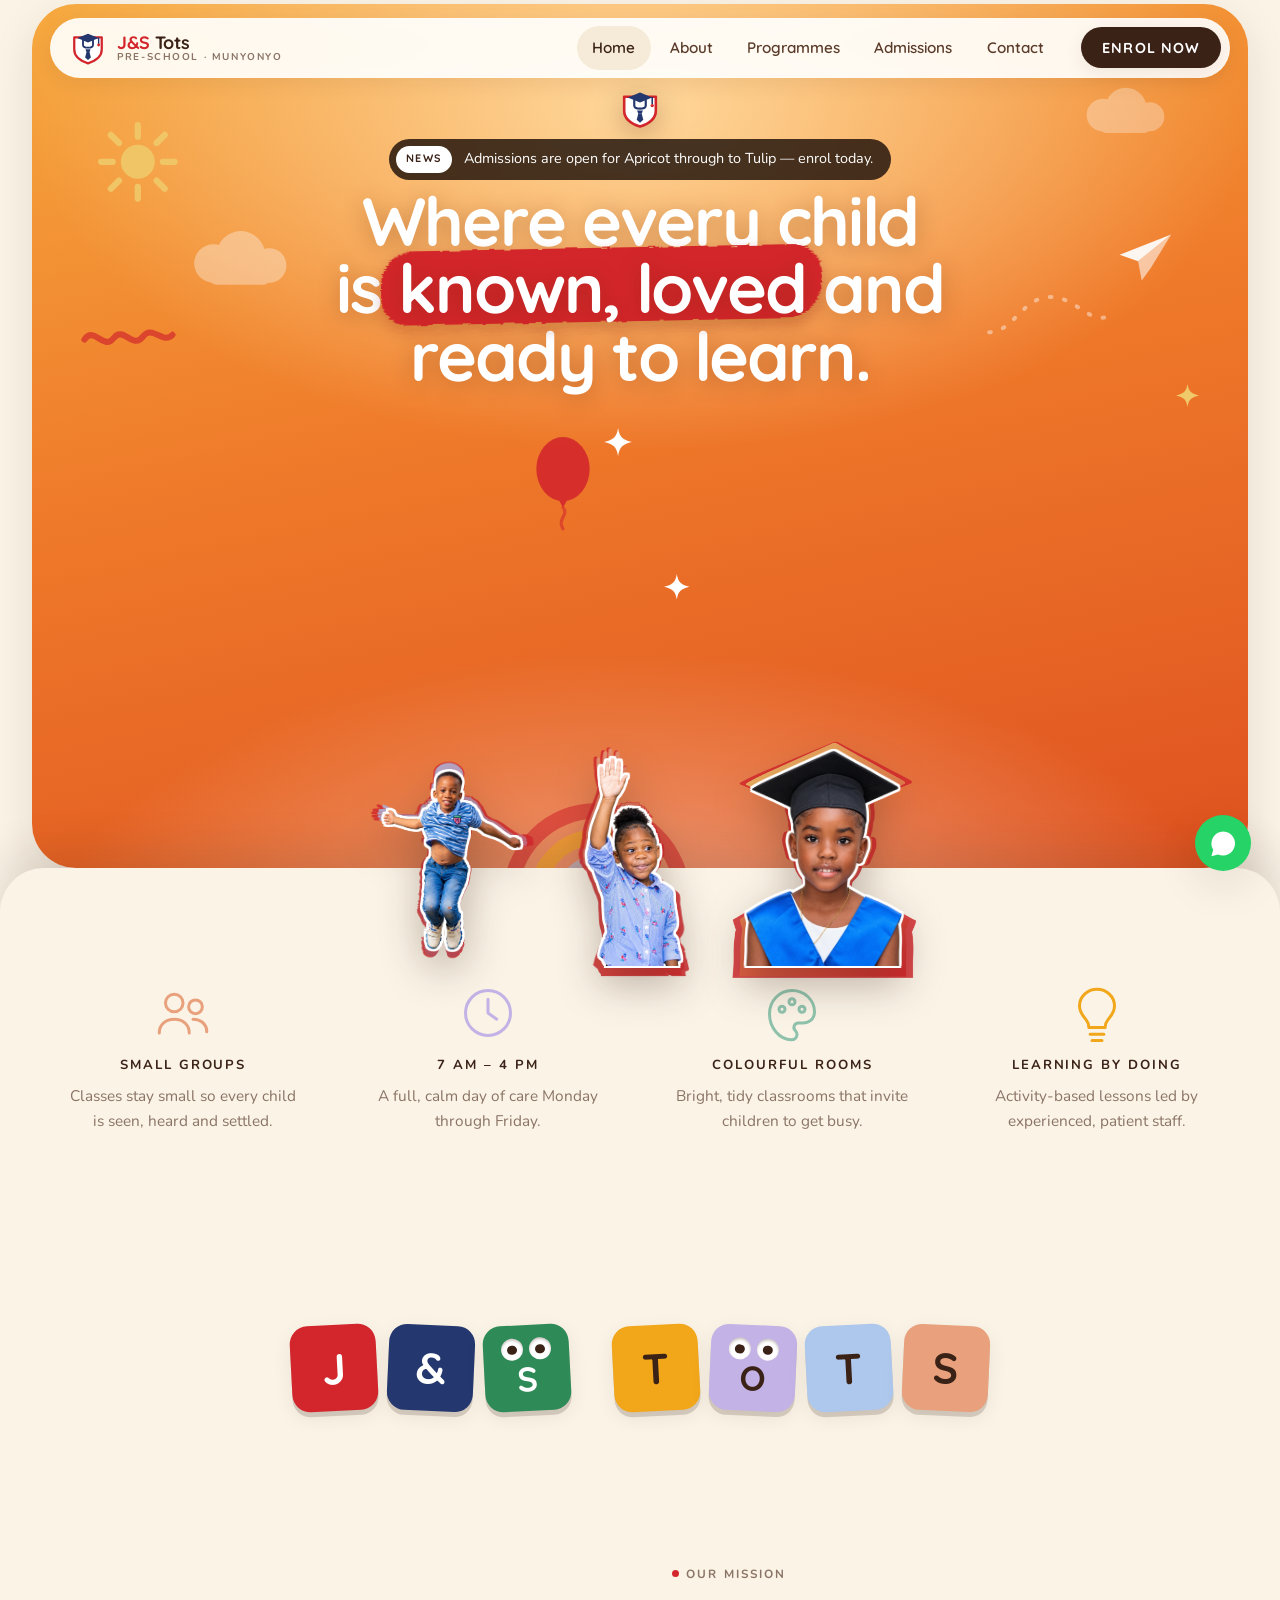
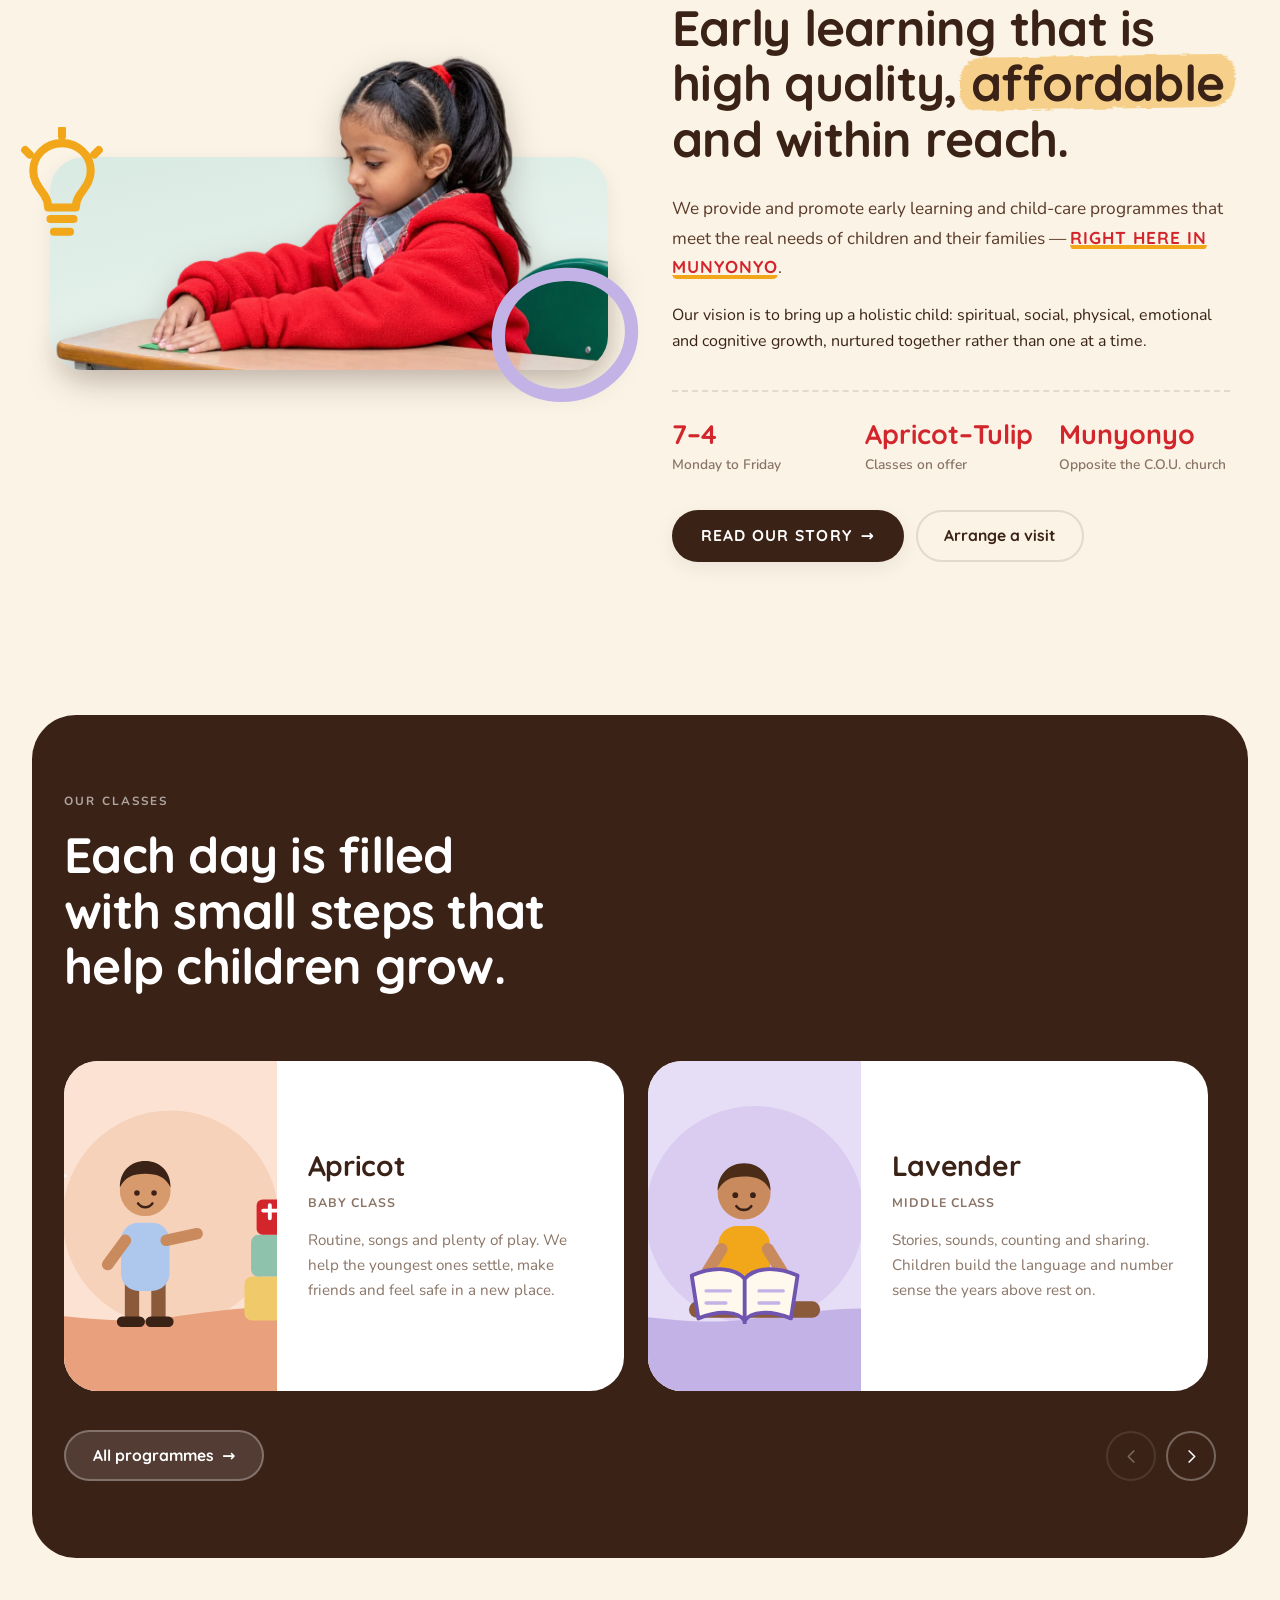
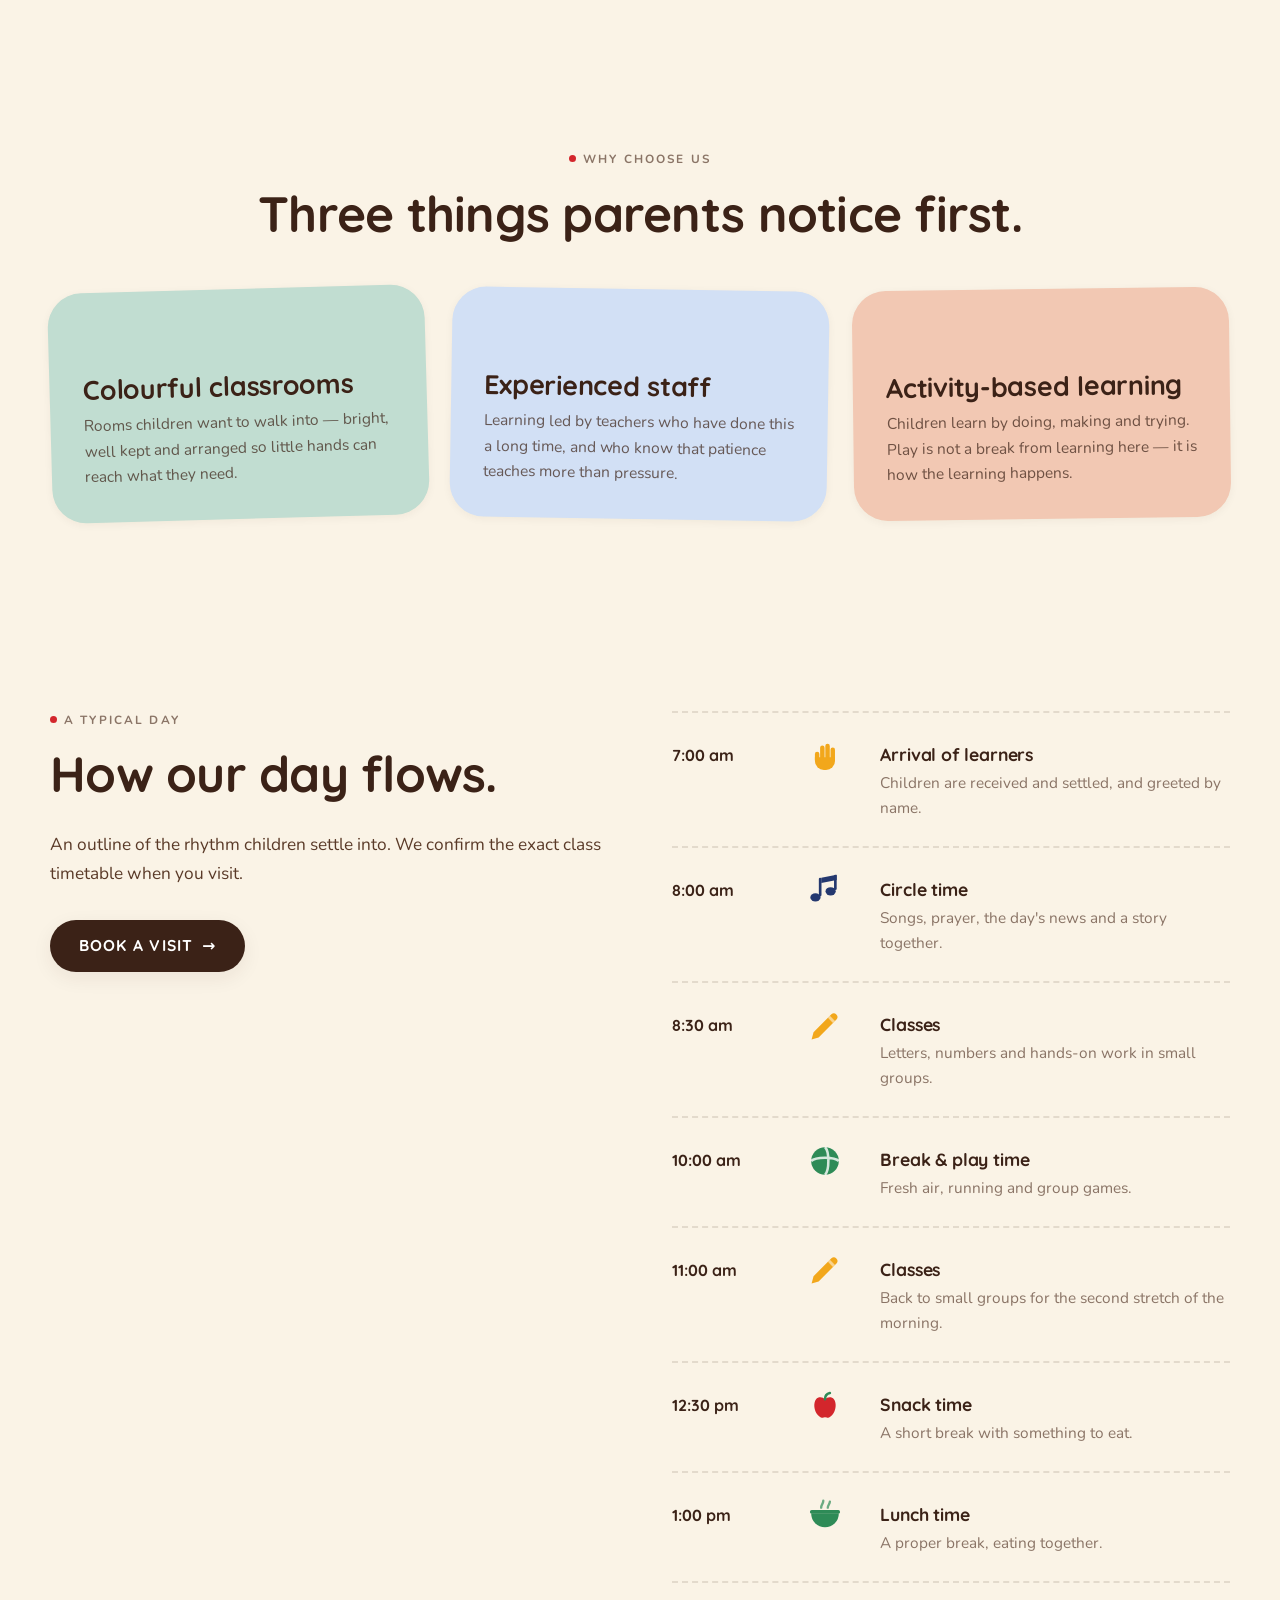
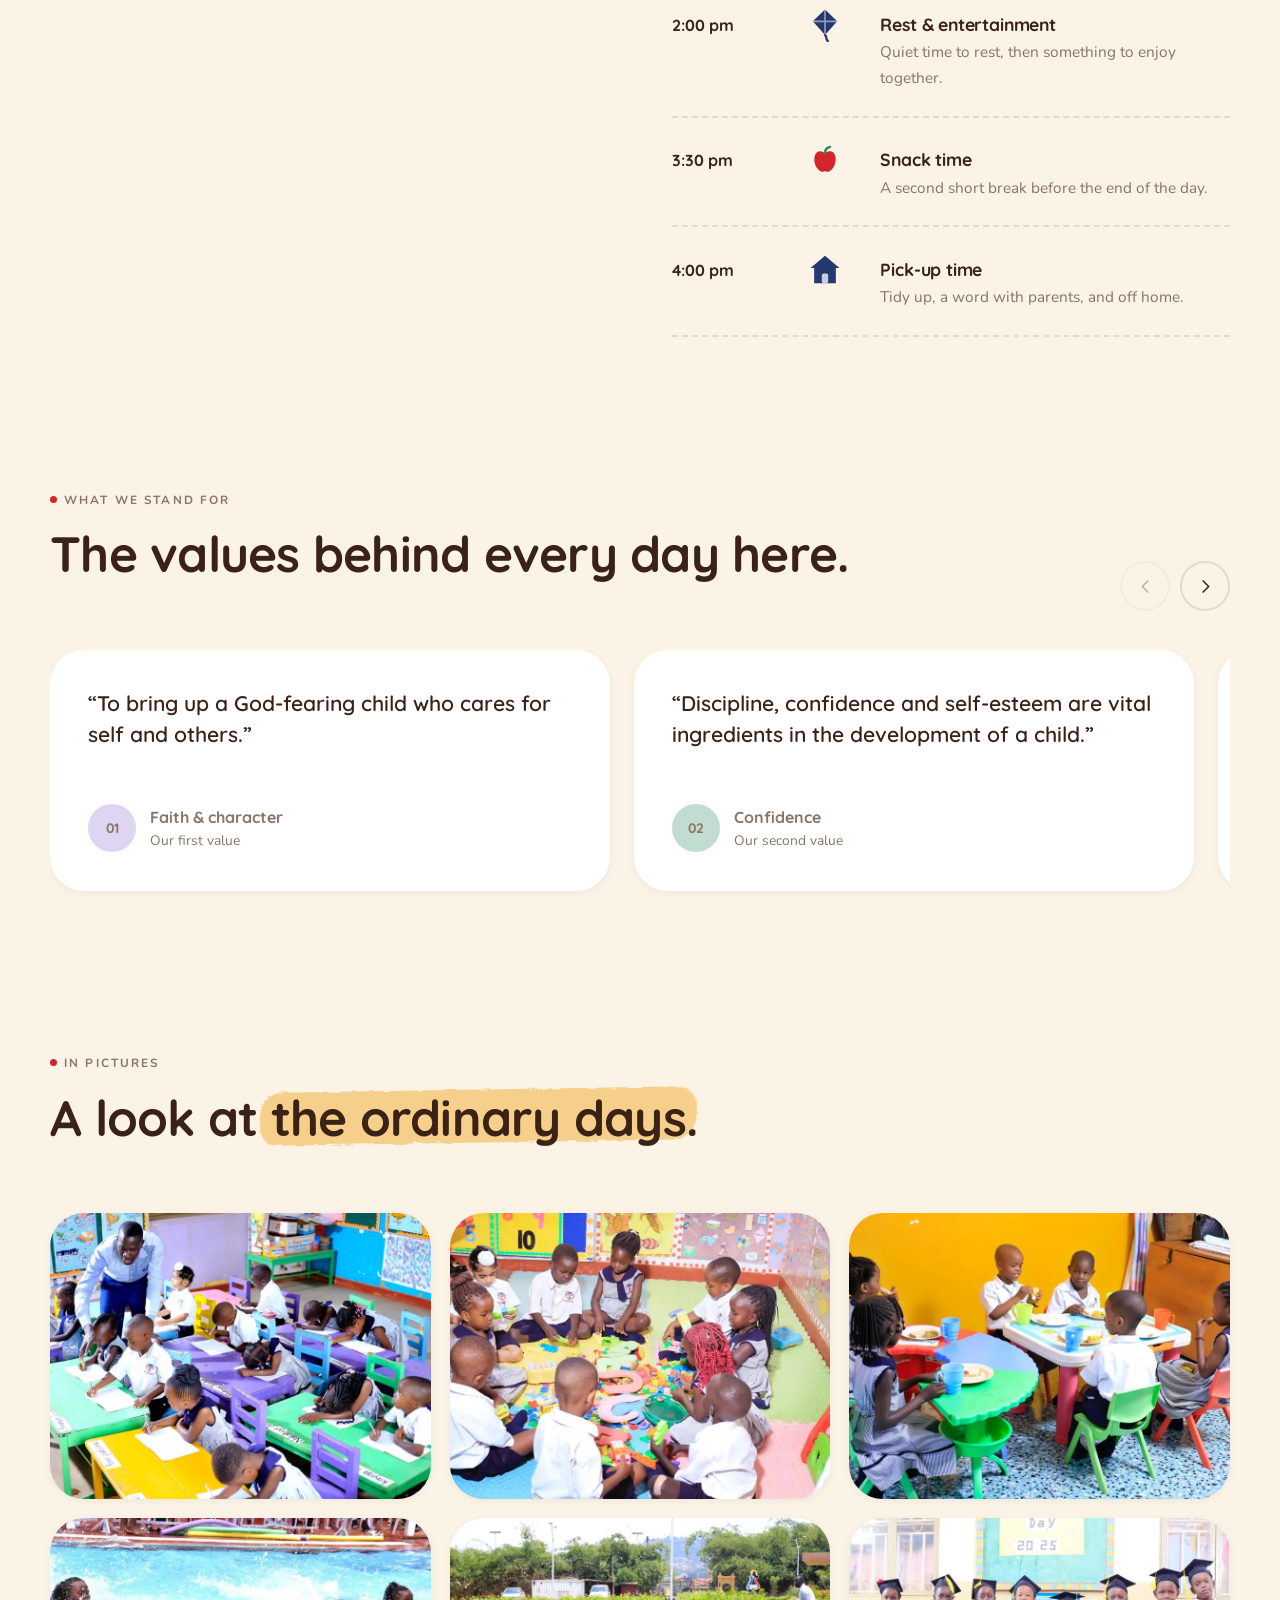
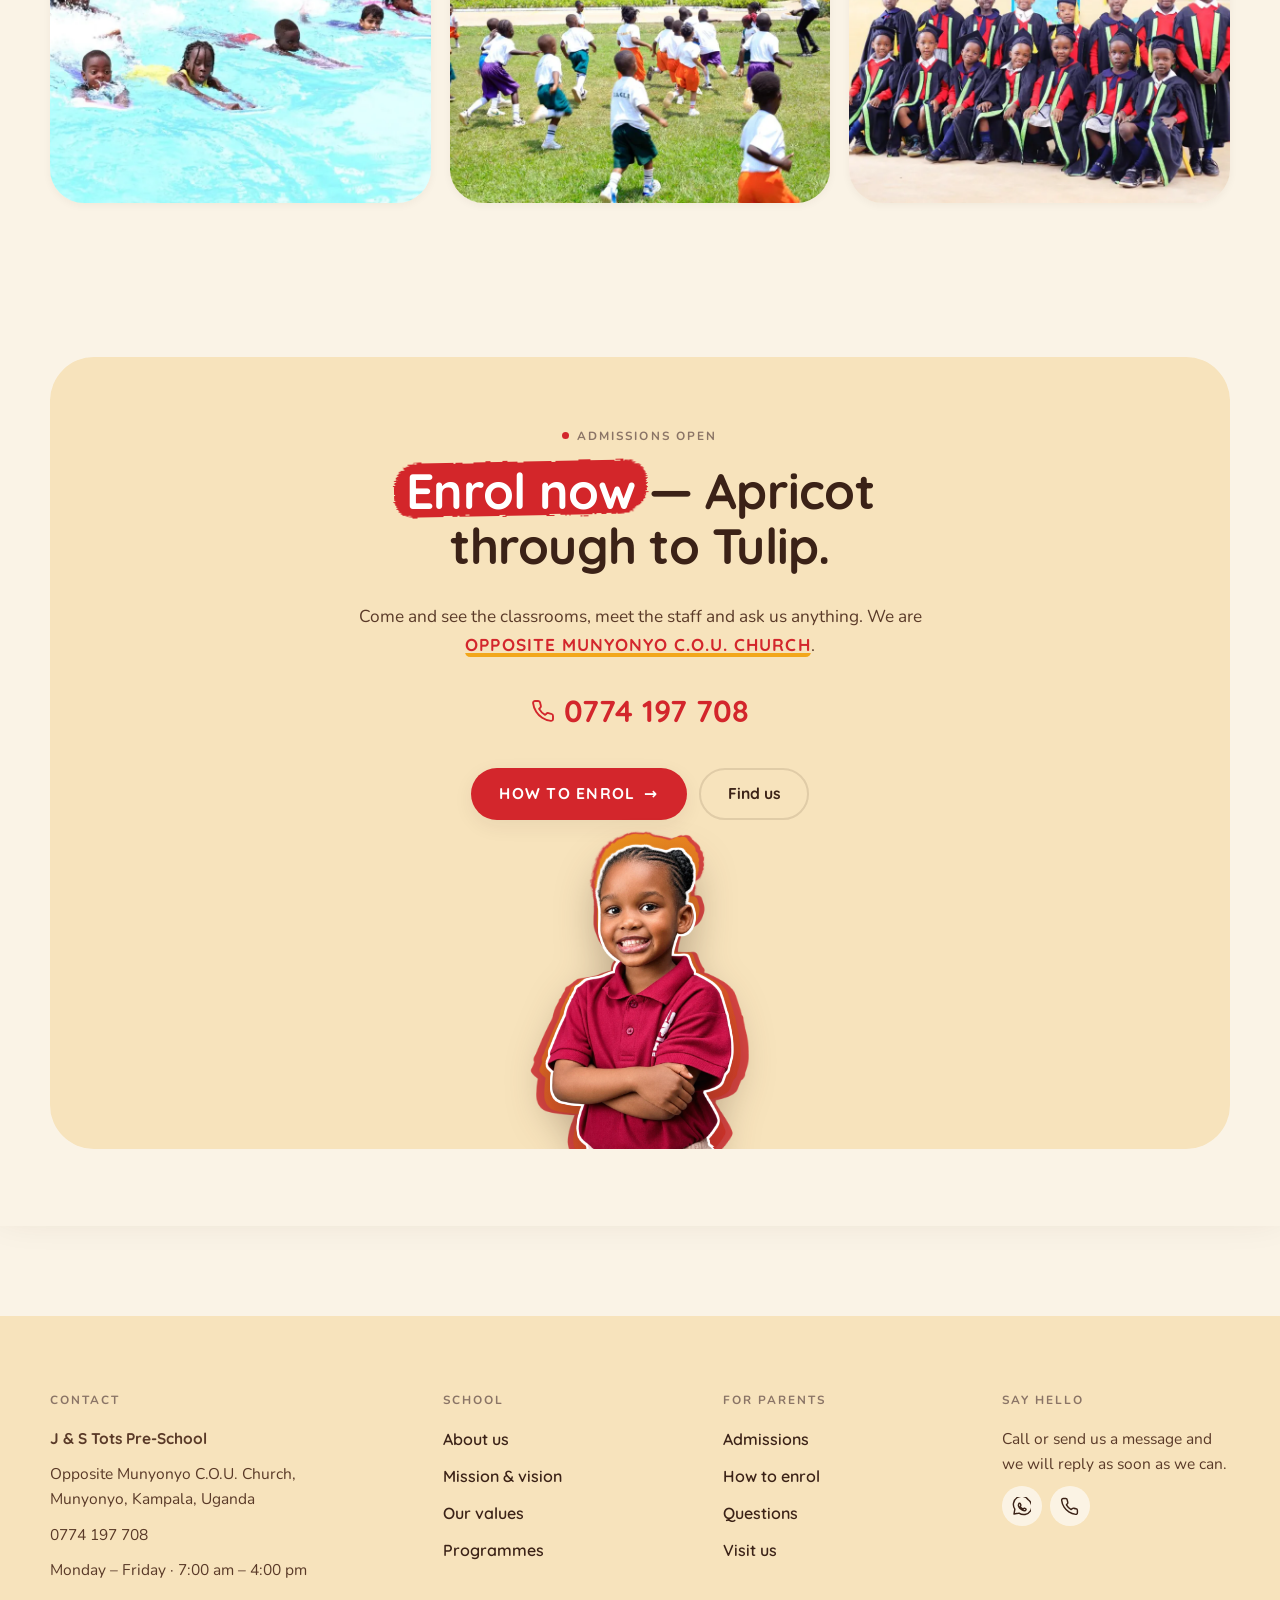
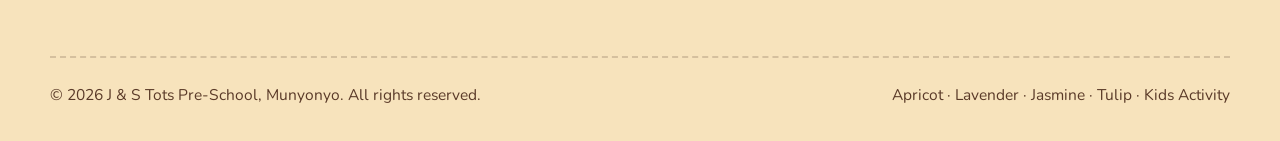
<file: index.html>
<!doctype html>
<html lang="en">
<head>
<meta charset="utf-8">
<meta name="viewport" content="width=device-width, initial-scale=1">
<script>
/* The GitHub Pages copy is a mirror; jandstots.site is the real site, so
   anything served from github.io bounces to the same page there. Runs before
   the stylesheet so there is nothing to see first. A no-op on the real host,
   and on localhost while the site is being worked on. */
(function () {
  if (!location.hostname.endsWith(".github.io")) return;
  var path = location.pathname.replace(/^\/J-S-Tots/, "") || "/";
  location.replace("https://jandstots.site" + path + location.search + location.hash);
})();
</script>
<title>J &amp; S Tots Pre-School — Munyonyo, Kampala</title>
<meta name="description" content="J &amp; S Tots Pre-School in Munyonyo, Kampala. Apricot through to Tulip, colourful classrooms and activity-based learning. Open Monday to Friday, 7:00 am – 4:00 pm.">
<meta name="theme-color" content="#faf3e6">
<link rel="canonical" href="https://jandstots.site/">
<meta property="og:type" content="website">
<meta property="og:site_name" content="J &amp; S Tots Pre-School">
<meta property="og:locale" content="en_UG">
<meta property="og:url" content="https://jandstots.site/">
<meta property="og:title" content="J &amp; S Tots Pre-School — Munyonyo, Kampala">
<meta property="og:description" content="J &amp; S Tots Pre-School in Munyonyo, Kampala. Apricot through to Tulip, colourful classrooms and activity-based learning. Open Monday to Friday, 7:00 am – 4:00 pm.">
<meta property="og:image" content="https://jandstots.site/assets/img/og-card.jpg">
<meta property="og:image:width" content="1200">
<meta property="og:image:height" content="630">
<meta property="og:image:alt" content="A class at J &amp; S Tots Pre-School photographed together in uniform">
<meta name="twitter:card" content="summary_large_image">
<meta name="twitter:title" content="J &amp; S Tots Pre-School — Munyonyo, Kampala">
<meta name="twitter:description" content="J &amp; S Tots Pre-School in Munyonyo, Kampala. Apricot through to Tulip, colourful classrooms and activity-based learning. Open Monday to Friday, 7:00 am – 4:00 pm.">
<meta name="twitter:image" content="https://jandstots.site/assets/img/og-card.jpg">
<link rel="icon" href="assets/img/logo.svg" type="image/svg+xml">
<link rel="preconnect" href="https://fonts.googleapis.com">
<link rel="preconnect" href="https://fonts.gstatic.com" crossorigin>
<link href="https://fonts.googleapis.com/css2?family=Quicksand:wght@500;600;700&family=Nunito:wght@400;600;700&display=swap" rel="stylesheet">
<link rel="stylesheet" href="assets/css/style.css">
<script>document.documentElement.classList.add('js');</script>
<script type="application/ld+json">
{
  "@context": "https://schema.org",
  "@graph": [
    {
      "@type": ["Preschool", "LocalBusiness"],
      "@id": "https://jandstots.site/#school",
      "name": "J & S Tots Pre-School",
      "url": "https://jandstots.site/",
      "image": "https://jandstots.site/assets/img/og-card.jpg",
      "description": "J & S Tots Pre-School in Munyonyo, Kampala. Classes from Apricot through to Tulip, with activity-based learning. Open Monday to Friday, 7:00 am to 4:00 pm.",
      "telephone": "+256774197708",
      "address": {
        "@type": "PostalAddress",
        "streetAddress": "Opposite Munyonyo C.O.U. Church",
        "addressLocality": "Munyonyo",
        "addressRegion": "Kampala",
        "addressCountry": "UG"
      },
      "openingHoursSpecification": {
        "@type": "OpeningHoursSpecification",
        "dayOfWeek": ["Monday", "Tuesday", "Wednesday", "Thursday", "Friday"],
        "opens": "07:00",
        "closes": "16:00"
      }
    },
    {
      "@type": "WebSite",
      "@id": "https://jandstots.site/#website",
      "url": "https://jandstots.site/",
      "name": "J & S Tots Pre-School",
      "inLanguage": "en-UG",
      "publisher": { "@id": "https://jandstots.site/#school" }
    }
  ]
}
</script>
</head>
<body>
<a class="skip-link" href="#main">Skip to content</a>

<header class="nav-wrap">
  <nav class="nav" aria-label="Main">
    <a class="brand" href="index.html">
      <img class="brand-mark" src="assets/img/logo.svg" alt="" width="40" height="40">
      <span class="brand-name"><strong>J&amp;S</strong> Tots<span>Pre-School · Munyonyo</span></span>
    </a>
    <ul class="nav-menu" id="nav-menu">
      <li><a href="index.html" aria-current="page">Home</a></li>
      <li><a href="about.html">About</a></li>
      <li><a href="programmes.html">Programmes</a></li>
      <li><a href="admissions.html">Admissions</a></li>
      <li><a href="contact.html">Contact</a></li>
      <li class="nav-menu-cta"><a href="admissions.html">Enrol now</a></li>
    </ul>
    <a class="btn btn-dark btn-sm nav-cta" href="admissions.html">Enrol now</a>
    <button class="nav-toggle" type="button" aria-expanded="false" aria-controls="nav-menu">
      <span class="bars" aria-hidden="true"></span>
      <span class="sr-only">Open menu</span>
    </button>
  </nav>
</header>

<main id="main">

  <!-- ============================================= hero -->
  <section class="hero">
    <div class="hero-media">
      <!-- Kindergarten furniture: a sun, clouds, a paper plane, a balloon, a
           rainbow and some crayon marks, scattered through the corners the
           wording and the graduate leave empty. One decorative group, hidden
           from assistive tech, and never in the way of a pointer. Each shape
           takes its colour from CSS, so the palette stays in one place. -->
      <div class="hero-doodles" aria-hidden="true">
        <span class="doodle d-sun">
          <svg viewBox="0 0 100 100"><g stroke="currentColor" stroke-width="7" stroke-linecap="round" fill="none"><circle cx="50" cy="50" r="19" fill="currentColor" stroke="none"/><path d="M50 9v13M50 78v13M9 50h13M78 50h13M20 20l9 9M71 71l9 9M80 20l-9 9M29 71l-9 9"/></g></svg>
        </span>

        <span class="doodle d-cloud-a">
          <svg viewBox="0 0 120 60"><g fill="currentColor"><circle cx="35" cy="34" r="19"/><circle cx="62" cy="26" r="24"/><circle cx="90" cy="36" r="17"/><rect x="30" y="38" width="62" height="17" rx="8.5"/></g></svg>
        </span>

        <span class="doodle d-cloud-b">
          <svg viewBox="0 0 120 60"><g fill="currentColor"><circle cx="35" cy="34" r="19"/><circle cx="62" cy="26" r="24"/><circle cx="90" cy="36" r="17"/><rect x="30" y="38" width="62" height="17" rx="8.5"/></g></svg>
        </span>

        <span class="doodle d-plane">
          <svg viewBox="0 0 64 64"><path fill="currentColor" d="M60 6 4 28l20 7z"/><path fill="currentColor" opacity=".6" d="M60 6 24 35l4 21 10-14z"/></svg>
        </span>

        <span class="doodle d-trail">
          <svg viewBox="0 0 160 60"><path d="M4 54C34 54 46 10 80 10s46 34 76 24" fill="none" stroke="currentColor" stroke-width="5" stroke-linecap="round" stroke-dasharray="2 16"/></svg>
        </span>

        <span class="doodle d-balloon">
          <svg viewBox="0 0 60 92"><ellipse cx="30" cy="31" rx="25" ry="30" fill="currentColor"/><path d="M26 60h8l-4 7z" fill="currentColor"/><path d="M30 67c6 7-6 11 0 20" fill="none" stroke="currentColor" stroke-width="3" stroke-linecap="round" opacity=".65"/></svg>
        </span>

        <span class="doodle d-squiggle">
          <svg viewBox="0 0 170 40"><path d="M5 23c14-21 29 17 43-2s29 17 43-2 29 12 44-3" fill="none" stroke="currentColor" stroke-width="9" stroke-linecap="round"/></svg>
        </span>

        <span class="doodle d-rainbow">
          <svg viewBox="0 0 170 95"><g fill="none" stroke-width="13" stroke-linecap="round"><path d="M14 90a71 71 0 0 1 142 0" stroke="var(--red)"/><path d="M36 90a49 49 0 0 1 98 0" stroke="var(--gold)"/><path d="M58 90a27 27 0 0 1 54 0" stroke="var(--sky)"/></g></svg>
        </span>

        <span class="doodle d-star-a"><svg viewBox="0 0 40 40"><path fill="currentColor" d="M20 0c2 13 7 17 20 20-13 3-18 7-20 20-2-13-7-17-20-20 13-3 18-7 20-20Z"/></svg></span>
        <span class="doodle d-star-b"><svg viewBox="0 0 40 40"><path fill="currentColor" d="M20 0c2 13 7 17 20 20-13 3-18 7-20 20-2-13-7-17-20-20 13-3 18-7 20-20Z"/></svg></span>
        <span class="doodle d-star-c"><svg viewBox="0 0 40 40"><path fill="currentColor" d="M20 0c2 13 7 17 20 20-13 3-18 7-20 20-2-13-7-17-20-20 13-3 18-7 20-20Z"/></svg></span>
      </div>

      <div class="hero-overlay">
        <img class="hero-badge" src="assets/img/logo.svg" alt="" width="104" height="104">
        <div class="ticker">
          <span class="ticker-badge">News</span>
          <span class="ticker-text" data-messages='["Admissions are open for Apricot through to Tulip — enrol today.","Classes run Monday to Friday, 7:00 am to 4:00 pm.","Find us opposite Munyonyo C.O.U. Church.","Call 0774 197 708 to arrange a visit."]'>Admissions are open for Apricot through to Tulip — enrol today.</span>
        </div>
        <h1>Where every child is <span class="hl">known, loved</span> and ready to learn.</h1>
      </div>

    </div>
  </section>

  <!-- Everything below the hero rides over it as one opaque sheet
       (.after-hero in style.css). It has to be a single wrapper:
       the sections are transparent, so a pinned hero would show
       straight through them. Deliberately not re-indented, to keep
       the diff readable. -->
  <div class="after-hero">

  <!-- All three stand on the seam where the sheet climbs over the hero,
       rather than on the hero's own floor. .after-hero does no overflow
       clipping, which is what lets them hang above its edge as whole figures;
       the hero card clipped whoever stood on it. They share the cast slot, so
       they keep the white rim, the floating colour strokes and the script that
       reveals each stroke when its picture lands. -->
  <div class="seam-cast">
    <span class="cast-slot slot-jump"><img class="cast cast-jump" src="assets/img/kid-jump.webp" alt="" width="700" height="953" decoding="async"></span>
    <span class="cast-slot slot-hand"><img class="cast cast-hand" src="assets/img/kid-hand.webp" alt="" width="700" height="1050" decoding="async"></span>
    <span class="cast-slot slot-grad"><img class="cast cast-grad" src="assets/img/kid-grad.webp" alt="A pre-school graduate in a cap and gown" width="700" height="933" decoding="async"></span>
  </div>

  <!-- ============================================= why choose us, icon row -->
  <section class="section">
    <div class="wrap">
      <div class="feature-row">
        <div class="feature reveal">
          <svg class="feature-icon" viewBox="0 0 48 48" aria-hidden="true">
            <circle cx="17" cy="16" r="7"/><circle cx="34" cy="19" r="5.5"/>
            <path d="M5 40c0-7 5.4-11 12-11s12 4 12 11"/><path d="M32 29c6 0 11 3.6 11 10"/>
          </svg>
          <h3>Small groups</h3>
          <p>Classes stay small so every child is seen, heard and settled.</p>
        </div>
        <div class="feature reveal reveal-d1">
          <svg class="feature-icon" viewBox="0 0 48 48" aria-hidden="true">
            <circle cx="24" cy="24" r="18"/><path d="M24 13v11l7 5"/>
          </svg>
          <h3>7 am – 4 pm</h3>
          <p>A full, calm day of care Monday through Friday.</p>
        </div>
        <div class="feature reveal reveal-d2">
          <svg class="feature-icon" viewBox="0 0 48 48" aria-hidden="true">
            <path d="M24 6c10 0 18 7.6 18 17 0 6.4-5 9-9.5 9H29a3.5 3.5 0 0 0-2.4 6c.9 1 1.4 2 1.4 3.2 0 2.4-2 4.3-4.4 4.2C14 45.1 6 36 6 24.6 6 14.3 14 6 24 6Z"/>
            <circle cx="16" cy="21" r="2.4"/><circle cx="24" cy="15" r="2.4"/><circle cx="32" cy="21" r="2.4"/>
          </svg>
          <h3>Colourful rooms</h3>
          <p>Bright, tidy classrooms that invite children to get busy.</p>
        </div>
        <div class="feature reveal reveal-d3">
          <svg class="feature-icon" viewBox="0 0 48 48" aria-hidden="true">
            <path d="M24 5c7.7 0 14 6 14 13.3 0 5.2-3 8.2-5.2 11-1.6 2-2.3 4-2.3 6.2h-13c0-2.2-.7-4.2-2.3-6.2C13 26.5 10 23.5 10 18.3 10 11 16.3 5 24 5Z"/>
            <path d="M18.5 41h11M20 46h8"/>
          </svg>
          <h3>Learning by doing</h3>
          <p>Activity-based lessons led by experienced, patient staff.</p>
        </div>
      </div>
    </div>
  </section>

  <!-- ============================================= name blocks
       The school name as a row of toy bricks, two of them with eyes.
       Decorative: the row carries role="img" and its own label, so a
       screen reader hears the name instead of seven loose letters. -->
  <section class="section-tight">
    <div class="wrap">
      <p class="blocks reveal" role="img" aria-label="J and S Tots">
        <span class="block" style="--i:0; --c:var(--red)"><span class="glyph">J</span></span>
        <span class="block" style="--i:1; --c:var(--navy)"><span class="glyph">&amp;</span></span>
        <span class="block has-eyes" style="--i:2; --c:var(--green)"><span class="eyes"><i></i><i></i></span><span class="glyph">S</span></span>
        <span class="block-gap"></span>
        <span class="block" style="--i:3; --c:var(--gold); --g:var(--ink)"><span class="glyph">T</span></span>
        <span class="block has-eyes" style="--i:4; --c:var(--lav); --g:var(--ink)"><span class="eyes"><i></i><i></i></span><span class="glyph">O</span></span>
        <span class="block" style="--i:5; --c:var(--sky); --g:var(--ink)"><span class="glyph">T</span></span>
        <span class="block" style="--i:6; --c:var(--peach); --g:var(--ink)"><span class="glyph">S</span></span>
      </p>
    </div>
  </section>

  <!-- ============================================= mission split -->
  <section class="section-tight">
    <div class="wrap">
      <div class="split">
        <div class="split-media split-media-photo reveal">
          <img src="assets/img/kid-desk.webp" alt="A pupil at her desk, working quietly on a sheet of paper" width="1200" height="674" loading="lazy" decoding="async">
          <svg class="doodle doodle-ring" viewBox="0 0 124 114" fill="none" aria-hidden="true">
            <path d="M62 7c33-1 55 20 55 47 0 30-28 53-58 53C29 107 5 86 7 55 9 27 31 8 62 7Z" stroke="currentColor" stroke-width="11" stroke-linecap="round"/>
          </svg>
          <svg class="doodle doodle-bulb" viewBox="0 0 80 100" fill="none" aria-hidden="true">
            <path d="M40 14c14 0 25 10.6 25 24 0 9.6-5.8 15.4-9.6 21.2-2.4 3.6-3.4 7-3.4 10.8H28c0-3.8-1-7.2-3.4-10.8C20.8 53.4 15 47.6 15 38c0-13.4 11-24 25-24Z" stroke="currentColor" stroke-width="7" stroke-linejoin="round"/>
            <path d="M30 80h20M33 91h14M40 2v6M8 20l4 4M72 20l-4 4" stroke="currentColor" stroke-width="7" stroke-linecap="round"/>
          </svg>
        </div>
        <div class="reveal reveal-d1">
          <p class="eyebrow eyebrow-dot">Our mission</p>
          <h2>Early learning that is high quality, <span class="mark">affordable</span> and within reach.</h2>
          <p class="lede">We provide and promote early learning and child-care programmes that meet the real needs of children and their families — <strong class="shout">right here in Munyonyo</strong>.</p>
          <p>Our vision is to bring up a holistic child: spiritual, social, physical, emotional and cognitive growth, nurtured together rather than one at a time.</p>
          <div class="stat-strip">
            <div class="stat"><strong>7–4</strong><span>Monday to Friday</span></div>
            <div class="stat"><strong>Apricot–Tulip</strong><span>Classes on offer</span></div>
            <div class="stat"><strong>Munyonyo</strong><span>Opposite the C.O.U. church</span></div>
          </div>
          <div class="btn-row">
            <a class="btn btn-dark" href="about.html">Read our story <span class="arrow" aria-hidden="true">→</span></a>
            <a class="btn btn-ghost" href="contact.html">Arrange a visit</a>
          </div>
        </div>
      </div>
    </div>
  </section>

  <!-- ============================================= programmes, dark band -->
  <section class="section-tight">
    <div class="band-dark">
      <div class="wrap">
        <div class="band-head">
          <div class="reveal">
            <p class="eyebrow">Our classes</p>
            <h2>Each day is filled with small steps that help children grow.</h2>
          </div>
        </div>
      </div>

      <div class="wrap carousel" id="prog-carousel">
        <div class="carousel-track">
          <article class="prog-card">
            <img src="assets/img/illus-play.svg" alt="" width="800" height="600">
            <div class="prog-body">
              <p class="eyebrow">First steps away from home</p>
              <h3>Apricot <span class="class-level">Baby Class</span></h3>
              <p>Routine, songs and plenty of play. We help the youngest ones settle, make friends and feel safe in a new place.</p>
              <a class="btn btn-light btn-sm" href="programmes.html">Show details <span class="arrow" aria-hidden="true">→</span></a>
            </div>
          </article>

          <article class="prog-card">
            <img src="assets/img/illus-read.svg" alt="" width="800" height="600">
            <div class="prog-body">
              <p class="eyebrow">Letters, numbers, confidence</p>
              <h3>Lavender <span class="class-level">Middle Class</span></h3>
              <p>Stories, sounds, counting and sharing. Children build the language and number sense the years above rest on.</p>
              <a class="btn btn-light btn-sm" href="programmes.html">Show details <span class="arrow" aria-hidden="true">→</span></a>
            </div>
          </article>

          <article class="prog-card">
            <img src="assets/img/illus-music.svg" alt="" width="800" height="600">
            <div class="prog-body">
              <p class="eyebrow">Ready for the next step</p>
              <h3>Jasmine <span class="class-level">Top Class</span></h3>
              <p>Writing, number work and speaking up in front of the class — the habits that make Tulip feel easy rather than a leap.</p>
              <a class="btn btn-light btn-sm" href="programmes.html">Show details <span class="arrow" aria-hidden="true">→</span></a>
            </div>
          </article>

          <article class="prog-card">
            <img src="assets/img/illus-art.svg" alt="" width="800" height="600">
            <div class="prog-body">
              <p class="eyebrow">The first primary year</p>
              <h3>Tulip <span class="class-level">Primary One</span></h3>
              <p>Reading, writing and number work in small groups, with the same warm care our younger classes are known for.</p>
              <a class="btn btn-light btn-sm" href="programmes.html">Show details <span class="arrow" aria-hidden="true">→</span></a>
            </div>
          </article>

          <article class="prog-card">
            <img src="assets/img/illus-music.svg" alt="" width="800" height="600">
            <div class="prog-body">
              <p class="eyebrow">Through the week</p>
              <h3>Kids Activity</h3>
              <p>Music and movement, art, outdoor play and group games — where hidden talents tend to show themselves first.</p>
              <a class="btn btn-light btn-sm" href="programmes.html">Show details <span class="arrow" aria-hidden="true">→</span></a>
            </div>
          </article>
        </div>
      </div>

      <div class="wrap" style="margin-top:1.8rem">
        <div class="band-head" style="margin-bottom:0">
          <a class="btn btn-on-dark" href="programmes.html">All programmes <span class="arrow" aria-hidden="true">→</span></a>
          <div class="carousel-nav" data-for="prog-carousel">
            <button class="c-btn" type="button" data-dir="prev"><svg viewBox="0 0 24 24" aria-hidden="true"><path d="M15 5l-7 7 7 7"/></svg><span class="sr-only">Previous</span></button>
            <button class="c-btn" type="button" data-dir="next"><svg viewBox="0 0 24 24" aria-hidden="true"><path d="M9 5l7 7-7 7"/></svg><span class="sr-only">Next</span></button>
          </div>
        </div>
      </div>
    </div>
  </section>

  <!-- ============================================= why choose us -->
  <section class="section">
    <div class="wrap">
      <div class="center reveal" style="margin-bottom:clamp(2rem,4vw,3rem)">
        <p class="eyebrow eyebrow-dot">Why choose us</p>
        <h2>Three things parents notice first.</h2>
      </div>
      <div class="tilt-grid">
        <article class="tilt reveal">
          <h3>Colourful classrooms</h3>
          <p>Rooms children want to walk into — bright, well kept and arranged so little hands can reach what they need.</p>
        </article>
        <article class="tilt reveal reveal-d1">
          <h3>Experienced staff</h3>
          <p>Learning led by teachers who have done this a long time, and who know that patience teaches more than pressure.</p>
        </article>
        <article class="tilt reveal reveal-d2">
          <h3>Activity-based learning</h3>
          <p>Children learn by doing, making and trying. Play is not a break from learning here — it is how the learning happens.</p>
        </article>
      </div>
    </div>
  </section>

  <!-- ============================================= day flow -->
  <section class="section-tight">
    <div class="wrap">
      <div class="split" style="align-items:start">
        <div class="reveal">
          <p class="eyebrow eyebrow-dot">A typical day</p>
          <h2>How our day flows.</h2>
          <p class="lede">An outline of the rhythm children settle into. We confirm the exact class timetable when you visit.</p>
          <div class="btn-row">
            <a class="btn btn-dark" href="contact.html">Book a visit <span class="arrow" aria-hidden="true">→</span></a>
          </div>
        </div>
        <div class="flow reveal reveal-d1">
          <div class="flow-row">
            <div class="flow-time">7:00 am<span class="flow-icon fi-wave"><svg viewBox="0 0 32 32" aria-hidden="true"><g fill="currentColor"><rect x="6.5" y="13" width="4.2" height="9" rx="2.1"/><rect x="11.4" y="7" width="4.2" height="15" rx="2.1"/><rect x="16.3" y="5.5" width="4.2" height="16.5" rx="2.1"/><rect x="21.2" y="9" width="4.2" height="13" rx="2.1"/><path d="M6.5 18h18.9v3.6a8.4 8.4 0 0 1-8.4 8.4h-2.1a8.4 8.4 0 0 1-8.4-8.4z"/></g></svg></span></div>
            <div><h3>Arrival of learners</h3><p>Children are received and settled, and greeted by name.</p></div>
          </div>
          <div class="flow-row">
            <div class="flow-time">8:00 am<span class="flow-icon fi-note"><svg viewBox="0 0 32 32" aria-hidden="true"><g fill="currentColor"><path d="M12.5 4.5 27 1.6v5L12.5 9.5z"/><rect x="10.2" y="4.5" width="2.5" height="17.5" rx="1.25"/><rect x="24.5" y="1.6" width="2.5" height="14.5" rx="1.25"/><ellipse cx="7" cy="23" rx="4.8" ry="3.9"/><ellipse cx="21.3" cy="17.2" rx="4.8" ry="3.9"/></g></svg></span></div>
            <div><h3>Circle time</h3><p>Songs, prayer, the day's news and a story together.</p></div>
          </div>
          <div class="flow-row">
            <div class="flow-time">8:30 am<span class="flow-icon fi-pencil"><svg viewBox="0 0 32 32" aria-hidden="true"><path fill="currentColor" d="m3.4 28.6 1.8-6.8L22 5a3.4 3.4 0 0 1 4.8 4.8L10 26.8z"/><path fill="#fff" opacity=".5" d="m20.6 6.4 4.8 4.8-1.9 1.9-4.8-4.8z"/></svg></span></div>
            <div><h3>Classes</h3><p>Letters, numbers and hands-on work in small groups.</p></div>
          </div>
          <div class="flow-row">
            <div class="flow-time">10:00 am<span class="flow-icon fi-ball"><svg viewBox="0 0 32 32" aria-hidden="true"><circle cx="16" cy="16" r="13" fill="currentColor"/><path d="M16 3c4.2 4.2 4.2 21.8 0 26M3 16c4.2-4.2 21.8-4.2 26 0" stroke="#fff" stroke-width="2.4" fill="none" opacity=".8"/></svg></span></div>
            <div><h3>Break &amp; play time</h3><p>Fresh air, running and group games.</p></div>
          </div>
          <div class="flow-row">
            <div class="flow-time">11:00 am<span class="flow-icon fi-pencil"><svg viewBox="0 0 32 32" aria-hidden="true"><path fill="currentColor" d="m3.4 28.6 1.8-6.8L22 5a3.4 3.4 0 0 1 4.8 4.8L10 26.8z"/><path fill="#fff" opacity=".5" d="m20.6 6.4 4.8 4.8-1.9 1.9-4.8-4.8z"/></svg></span></div>
            <div><h3>Classes</h3><p>Back to small groups for the second stretch of the morning.</p></div>
          </div>
          <div class="flow-row">
            <div class="flow-time">12:30 pm<span class="flow-icon fi-apple"><svg viewBox="0 0 32 32" aria-hidden="true"><path fill="currentColor" d="M16 9.6c2.1-2.2 6.3-2.7 8.4 0 2.7 3.5 2.1 10.6-1.6 14.8-1.7 1.9-3.5 2.7-4.7 2.7-1 0-1.4-.4-2.1-.4s-1.1.4-2.1.4c-1.3 0-3-.8-4.7-2.7C5.5 20.2 4.9 13.1 7.6 9.6c2.1-2.7 6.3-2.2 8.4 0Z"/><path d="M16 9.6c0-3.2 1.7-5.3 4.6-5.9" stroke="var(--green)" stroke-width="2.4" fill="none" stroke-linecap="round"/></svg></span></div>
            <div><h3>Snack time</h3><p>A short break with something to eat.</p></div>
          </div>
          <div class="flow-row">
            <div class="flow-time">1:00 pm<span class="flow-icon fi-bowl"><svg viewBox="0 0 32 32" aria-hidden="true"><path fill="currentColor" d="M3 14.6h26A13 13 0 0 1 16 27.6 13 13 0 0 1 3 14.6Z"/><rect x="1.8" y="11.4" width="28.4" height="3.4" rx="1.7" fill="currentColor"/><path d="M20.6 3.4c0 2.6-2 3.1-2 5.7M14.4 2.6c0 2.9-2 3.5-2 6.5" stroke="currentColor" stroke-width="2.2" fill="none" stroke-linecap="round" opacity=".7"/></svg></span></div>
            <div><h3>Lunch time</h3><p>A proper break, eating together.</p></div>
          </div>
          <div class="flow-row">
            <div class="flow-time">2:00 pm<span class="flow-icon fi-kite"><svg viewBox="0 0 32 32" aria-hidden="true"><path fill="currentColor" d="M16 1.5 4.5 12.5 16 25.5 27.5 12.5z"/><path d="M4.5 12.5h23M16 1.5v24" stroke="#fff" stroke-width="1.6" opacity=".5" fill="none"/><path d="M16 25.5c2.6 2 0 3.6 2.6 5.5" stroke="currentColor" stroke-width="2.2" fill="none" stroke-linecap="round"/></svg></span></div>
            <div><h3>Rest &amp; entertainment</h3><p>Quiet time to rest, then something to enjoy together.</p></div>
          </div>
          <div class="flow-row">
            <div class="flow-time">3:30 pm<span class="flow-icon fi-apple"><svg viewBox="0 0 32 32" aria-hidden="true"><path fill="currentColor" d="M16 9.6c2.1-2.2 6.3-2.7 8.4 0 2.7 3.5 2.1 10.6-1.6 14.8-1.7 1.9-3.5 2.7-4.7 2.7-1 0-1.4-.4-2.1-.4s-1.1.4-2.1.4c-1.3 0-3-.8-4.7-2.7C5.5 20.2 4.9 13.1 7.6 9.6c2.1-2.7 6.3-2.2 8.4 0Z"/><path d="M16 9.6c0-3.2 1.7-5.3 4.6-5.9" stroke="var(--green)" stroke-width="2.4" fill="none" stroke-linecap="round"/></svg></span></div>
            <div><h3>Snack time</h3><p>A second short break before the end of the day.</p></div>
          </div>
          <div class="flow-row">
            <div class="flow-time">4:00 pm<span class="flow-icon fi-house"><svg viewBox="0 0 32 32" aria-hidden="true"><path fill="currentColor" d="M16 2.6 2.4 14.2h3.4v14.2h20.4V14.2h3.4z"/><rect x="13" y="19.4" width="6" height="9" rx="1.6" fill="#fff" opacity=".75"/></svg></span></div>
            <div><h3>Pick-up time</h3><p>Tidy up, a word with parents, and off home.</p></div>
          </div>
        </div>
      </div>
    </div>
  </section>

  <!-- ============================================= values carousel -->
  <section class="section-tight">
    <div class="wrap">
      <div class="band-head">
        <div class="reveal">
          <p class="eyebrow eyebrow-dot">What we stand for</p>
          <h2>The values behind every day here.</h2>
        </div>
        <div class="carousel-nav reveal reveal-d1" data-for="values-carousel">
          <button class="c-btn" type="button" data-dir="prev"><svg viewBox="0 0 24 24" aria-hidden="true"><path d="M15 5l-7 7 7 7"/></svg><span class="sr-only">Previous</span></button>
          <button class="c-btn" type="button" data-dir="next"><svg viewBox="0 0 24 24" aria-hidden="true"><path d="M9 5l7 7-7 7"/></svg><span class="sr-only">Next</span></button>
        </div>
      </div>
    </div>

    <div class="wrap carousel" id="values-carousel">
      <div class="carousel-track">
        <article class="quote-card">
          <blockquote>“To bring up a God-fearing child who cares for self and others.”</blockquote>
          <div class="quote-by">
            <span class="avatar" style="background:color-mix(in srgb, var(--lav) 55%, #fff)" aria-hidden="true">01</span>
            <span><strong>Faith &amp; character</strong><span>Our first value</span></span>
          </div>
        </article>
        <article class="quote-card">
          <blockquote>“Discipline, confidence and self-esteem are vital ingredients in the development of a child.”</blockquote>
          <div class="quote-by">
            <span class="avatar" style="background:color-mix(in srgb, var(--sage) 55%, #fff)" aria-hidden="true">02</span>
            <span><strong>Confidence</strong><span>Our second value</span></span>
          </div>
        </article>
        <article class="quote-card">
          <blockquote>“Quality care and trust, to meet the needs of the children and families we serve.”</blockquote>
          <div class="quote-by">
            <span class="avatar" style="background:color-mix(in srgb, var(--peach) 55%, #fff)" aria-hidden="true">03</span>
            <span><strong>Care &amp; trust</strong><span>Our third value</span></span>
          </div>
        </article>
        <article class="quote-card">
          <blockquote>“Life-long learning — we share a responsibility to support and nurture children for the whole of their lives.”</blockquote>
          <div class="quote-by">
            <span class="avatar" style="background:color-mix(in srgb, var(--sky) 60%, #fff)" aria-hidden="true">04</span>
            <span><strong>Life-long learning</strong><span>Our fourth value</span></span>
          </div>
        </article>
        <article class="quote-card">
          <blockquote>“Partnership. Respectful relationships are very important to how we operate.”</blockquote>
          <div class="quote-by">
            <span class="avatar" style="background:color-mix(in srgb, var(--butter) 60%, #fff)" aria-hidden="true">05</span>
            <span><strong>Partnership</strong><span>Our fifth value</span></span>
          </div>
        </article>
      </div>
    </div>
  </section>

  <!-- ============================================= gallery -->
  <section class="section-tight">
    <div class="wrap">
      <div class="band-head">
        <div class="reveal">
          <p class="eyebrow eyebrow-dot">In pictures</p>
          <h2>A look at <span class="mark">the ordinary days</span>.</h2>
        </div>
      </div>

      <!-- Stock artwork, not photographs of this school's children. Every
           photograph the site owns is already on this page, and putting stock
           photographs of other people's children on a school site reads as a
           claim about who attends it. Drawings make no such claim, carry no
           licence to track, and match the rest of the page. They swap for real
           photographs one <img> at a time when the school has some. -->
      <!-- Photographs of the school, replacing the drawings that stood in
           while there were none. -->
      <div class="gallery gallery-art">
        <figure class="gallery-item reveal">
          <img src="assets/img/photo-classroom.webp" alt="A class at work at their desks, a teacher helping one of them" width="900" height="600" loading="lazy" decoding="async">
        </figure>
        <figure class="gallery-item reveal reveal-d1">
          <img src="assets/img/photo-play-floor.webp" alt="Children sitting together on the mat, playing with foam letters and blocks" width="900" height="600" loading="lazy" decoding="async">
        </figure>
        <figure class="gallery-item reveal reveal-d2">
          <img src="assets/img/photo-snack-time.webp" alt="Children at small tables with plates and cups at snack time" width="900" height="600" loading="lazy" decoding="async">
        </figure>
        <figure class="gallery-item reveal">
          <img src="assets/img/photo-swimming.webp" alt="Children swimming with kickboards in the pool" width="900" height="600" loading="lazy" decoding="async">
        </figure>
        <figure class="gallery-item reveal reveal-d1">
          <img src="assets/img/photo-games-field.webp" alt="Children running together on the grass" width="900" height="600" loading="lazy" decoding="async">
        </figure>
        <figure class="gallery-item reveal reveal-d2">
          <img src="assets/img/photo-graduation.webp" alt="Children in caps and gowns on graduation day" width="900" height="600" loading="lazy" decoding="async">
        </figure>
      </div>
    </div>
  </section>

  <!-- ============================================= CTA -->
  <section class="section-tight">
    <div class="cta reveal">
      <!-- The cast now stands along the hero floor where she used to, so she
           moved here, where the panel has space beside the centred wording. -->
      <span class="cast-slot slot-pupil"><img class="pupil" src="assets/img/pupil.webp"
           alt="A smiling child in a maroon polo shirt, arms folded"
           width="620" height="930" loading="lazy" decoding="async"></span>
      <p class="eyebrow eyebrow-dot" style="justify-content:center">Admissions open</p>
      <h2><span class="hl">Enrol now</span> — Apricot through to Tulip.</h2>
      <p class="lede">Come and see the classrooms, meet the staff and ask us anything. We are <strong class="shout">opposite Munyonyo C.O.U. Church</strong>.</p>
      <a class="cta-phone" href="tel:+256774197708">
        <svg viewBox="0 0 24 24" aria-hidden="true" stroke-linecap="round" stroke-linejoin="round"><path d="M22 16.9v3a2 2 0 0 1-2.2 2 19.8 19.8 0 0 1-8.6-3.1 19.5 19.5 0 0 1-6-6A19.8 19.8 0 0 1 2.1 4.2 2 2 0 0 1 4.1 2h3a2 2 0 0 1 2 1.7c.1 1 .4 1.9.7 2.8a2 2 0 0 1-.5 2.1L8.1 9.9a16 16 0 0 0 6 6l1.3-1.2a2 2 0 0 1 2.1-.5c.9.3 1.8.6 2.8.7a2 2 0 0 1 1.7 2Z"/></svg>
        0774 197 708
      </a>
      <div class="btn-row" style="justify-content:center">
        <a class="btn btn-red" href="admissions.html">How to enrol <span class="arrow" aria-hidden="true">→</span></a>
        <a class="btn btn-ghost" href="contact.html">Find us</a>
      </div>
    </div>
  </section>

  </div>
</main>

<footer class="footer">
  <div class="wrap footer-grid">
    <div>
      <h2 class="footer-label">Contact</h2>
      <p class="footer-name">J &amp; S Tots Pre-School</p>
      <p>Opposite Munyonyo C.O.U. Church,<br>Munyonyo, Kampala, Uganda</p>
      <p><a href="tel:+256774197708">0774 197 708</a></p>
      <p>Monday – Friday · 7:00 am – 4:00 pm</p>
    </div>
    <div>
      <h2 class="footer-label">School</h2>
      <ul class="footer-links">
        <li><a href="about.html">About us</a></li>
        <li><a href="about.html#mission">Mission &amp; vision</a></li>
        <li><a href="about.html#values">Our values</a></li>
        <li><a href="programmes.html">Programmes</a></li>
      </ul>
    </div>
    <div>
      <h2 class="footer-label">For parents</h2>
      <ul class="footer-links">
        <li><a href="admissions.html">Admissions</a></li>
        <li><a href="admissions.html#how">How to enrol</a></li>
        <li><a href="admissions.html#faq">Questions</a></li>
        <li><a href="contact.html">Visit us</a></li>
      </ul>
    </div>
    <div>
      <h2 class="footer-label">Say hello</h2>
      <p>Call or send us a message and we will reply as soon as we can.</p>
      <div class="footer-social">
        <a href="https://wa.me/256774197708" aria-label="WhatsApp">
          <svg viewBox="0 0 24 24" aria-hidden="true"><path d="M20.5 3.5A10 10 0 0 0 3.6 15.3L2.5 21.5l6.4-1.1A10 10 0 1 0 20.5 3.5Z"/><path d="M8.6 8.2c.2-.5.4-.5.6-.5h.6c.2 0 .4 0 .6.5l.8 1.9c.1.3 0 .5-.1.7l-.5.6c-.2.2-.3.4-.1.7a7 7 0 0 0 3.3 2.9c.3.1.5.1.7-.1l.6-.7c.2-.2.4-.2.6-.1l1.8.9c.3.1.4.3.4.5a2 2 0 0 1-1.4 1.8c-.6.2-1.4.2-4.2-1.2a9.4 9.4 0 0 1-4-4.3c-.5-1.2-.4-2.3.3-3.1Z"/></svg>
        </a>
        <a href="tel:+256774197708" aria-label="Call the school">
          <svg viewBox="0 0 24 24" aria-hidden="true" stroke-linecap="round" stroke-linejoin="round"><path d="M22 16.9v3a2 2 0 0 1-2.2 2 19.8 19.8 0 0 1-8.6-3.1 19.5 19.5 0 0 1-6-6A19.8 19.8 0 0 1 2.1 4.2 2 2 0 0 1 4.1 2h3a2 2 0 0 1 2 1.7c.1 1 .4 1.9.7 2.8a2 2 0 0 1-.5 2.1L8.1 9.9a16 16 0 0 0 6 6l1.3-1.2a2 2 0 0 1 2.1-.5c.9.3 1.8.6 2.8.7a2 2 0 0 1 1.7 2Z"/></svg>
        </a>
      </div>
    </div>
  </div>
  <div class="wrap footer-base">
    <p>© <span data-year>2026</span> J &amp; S Tots Pre-School, Munyonyo. All rights reserved.</p>
    <p>Apricot · Lavender · Jasmine · Tulip · Kids Activity</p>
  </div>
</footer>

<a class="wa-float" href="https://wa.me/256774197708" aria-label="Chat with us on WhatsApp">
  <svg viewBox="0 0 24 24" aria-hidden="true"><path d="M17.5 14.4c-.3-.2-1.8-.9-2-1-.3-.1-.5-.2-.7.1l-.9 1.1c-.2.2-.3.2-.6.1a8 8 0 0 1-2.4-1.5 9 9 0 0 1-1.6-2c-.2-.3 0-.5.1-.6l.5-.6a2 2 0 0 0 .3-.5c.1-.2 0-.4 0-.5l-1-2.3c-.2-.6-.5-.5-.7-.5h-.6c-.2 0-.5.1-.8.4a3 3 0 0 0-1 2.2 5.2 5.2 0 0 0 1.1 2.8 11.9 11.9 0 0 0 4.6 4.1c2.3 1 2.7.8 3.2.7a2.7 2.7 0 0 0 1.8-1.2c.2-.5.2-1 .2-1.1 0-.1-.2-.2-.5-.3M12 2a10 10 0 0 0-8.5 15.2L2 22.5l5.4-1.4A10 10 0 1 0 12 2Z"/></svg>
</a>

<script src="assets/js/main.js"></script>

<!-- Crayon texture for the highlight marks. feTurbulence generates the noise
     and feDisplacementMap pushes the bar edges around with it, which is what
     gives the waxy, skipped-over-paper edge. Generated, so it costs no
     bandwidth and stays sharp at any size. -->
<svg aria-hidden="true" focusable="false" width="0" height="0" style="position:absolute">
  <filter id="crayon" x="-15%" y="-40%" width="130%" height="180%">
    <feTurbulence type="fractalNoise" baseFrequency="0.06 0.8" numOctaves="4" seed="7" result="grain"/>
    <feDisplacementMap in="SourceGraphic" in2="grain" scale="5" xChannelSelector="R" yChannelSelector="G"/>
  </filter>
</svg>

</body>
</html>
</file>
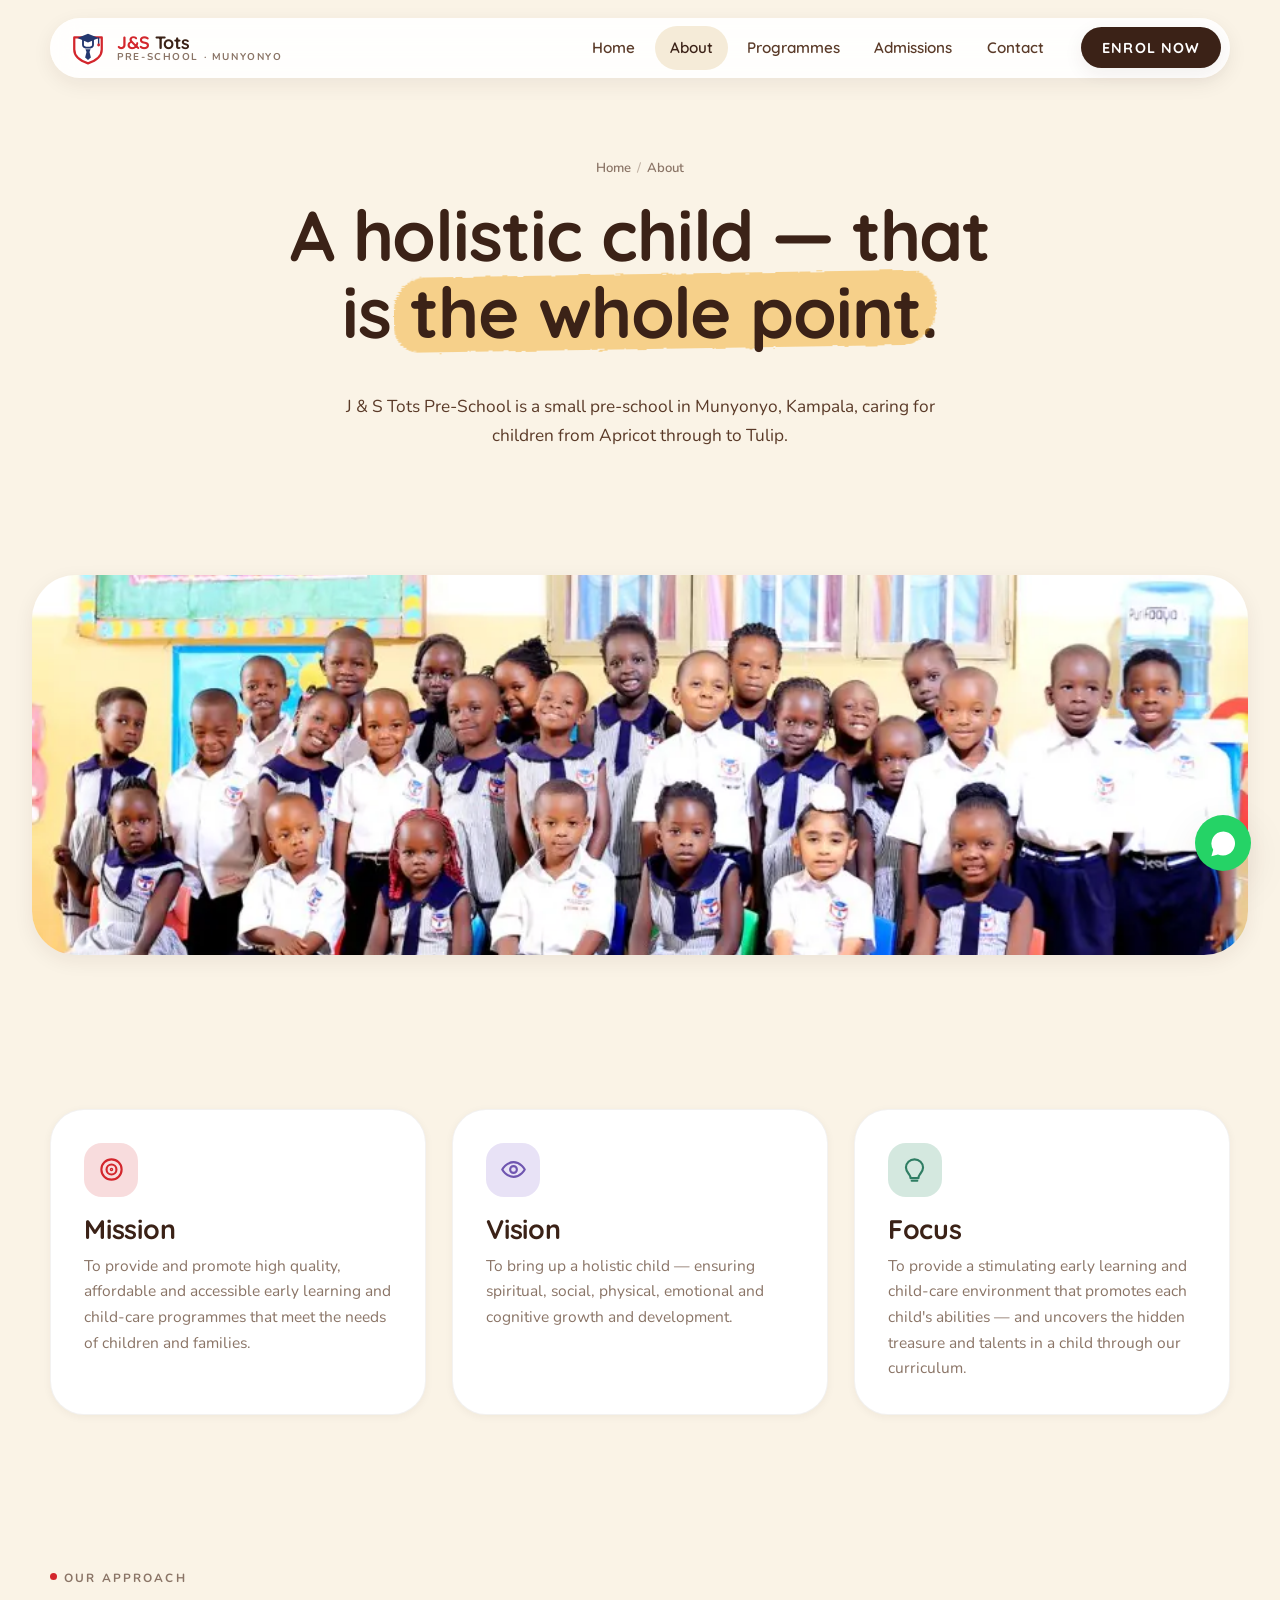
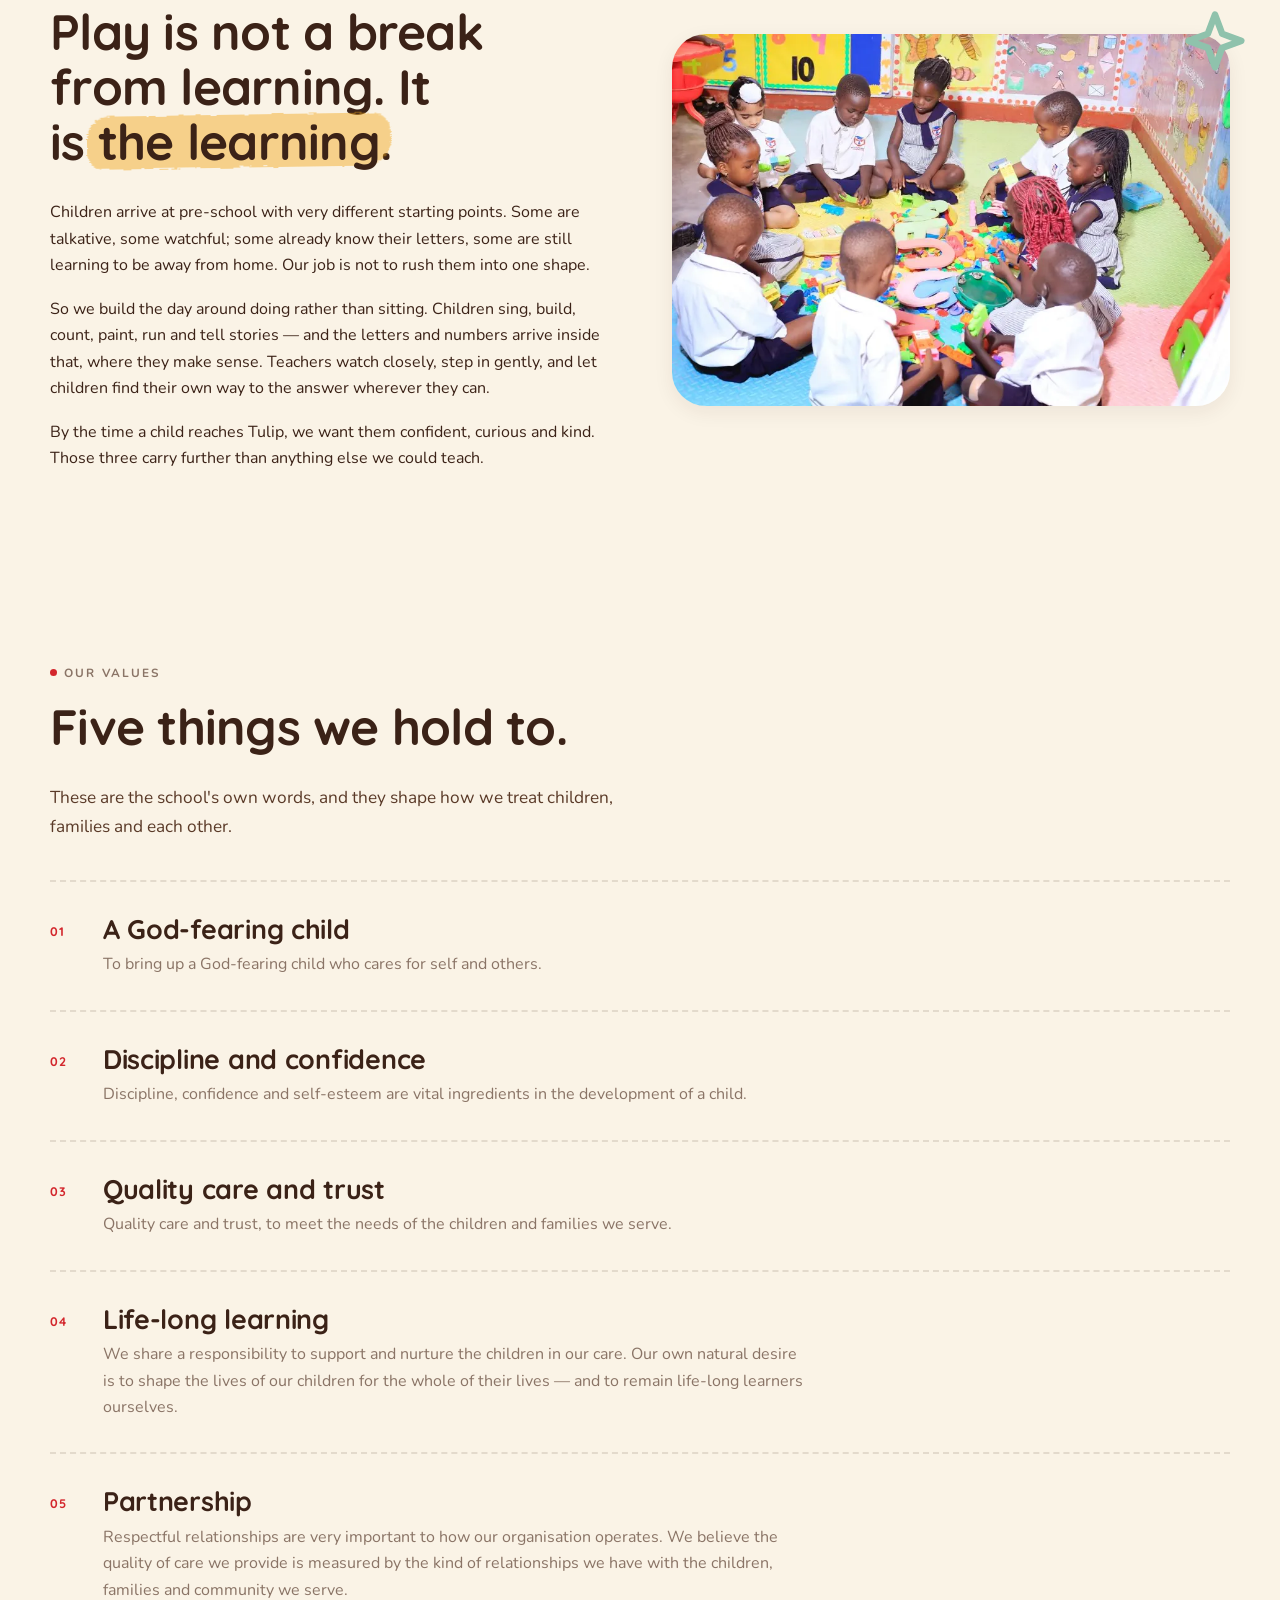
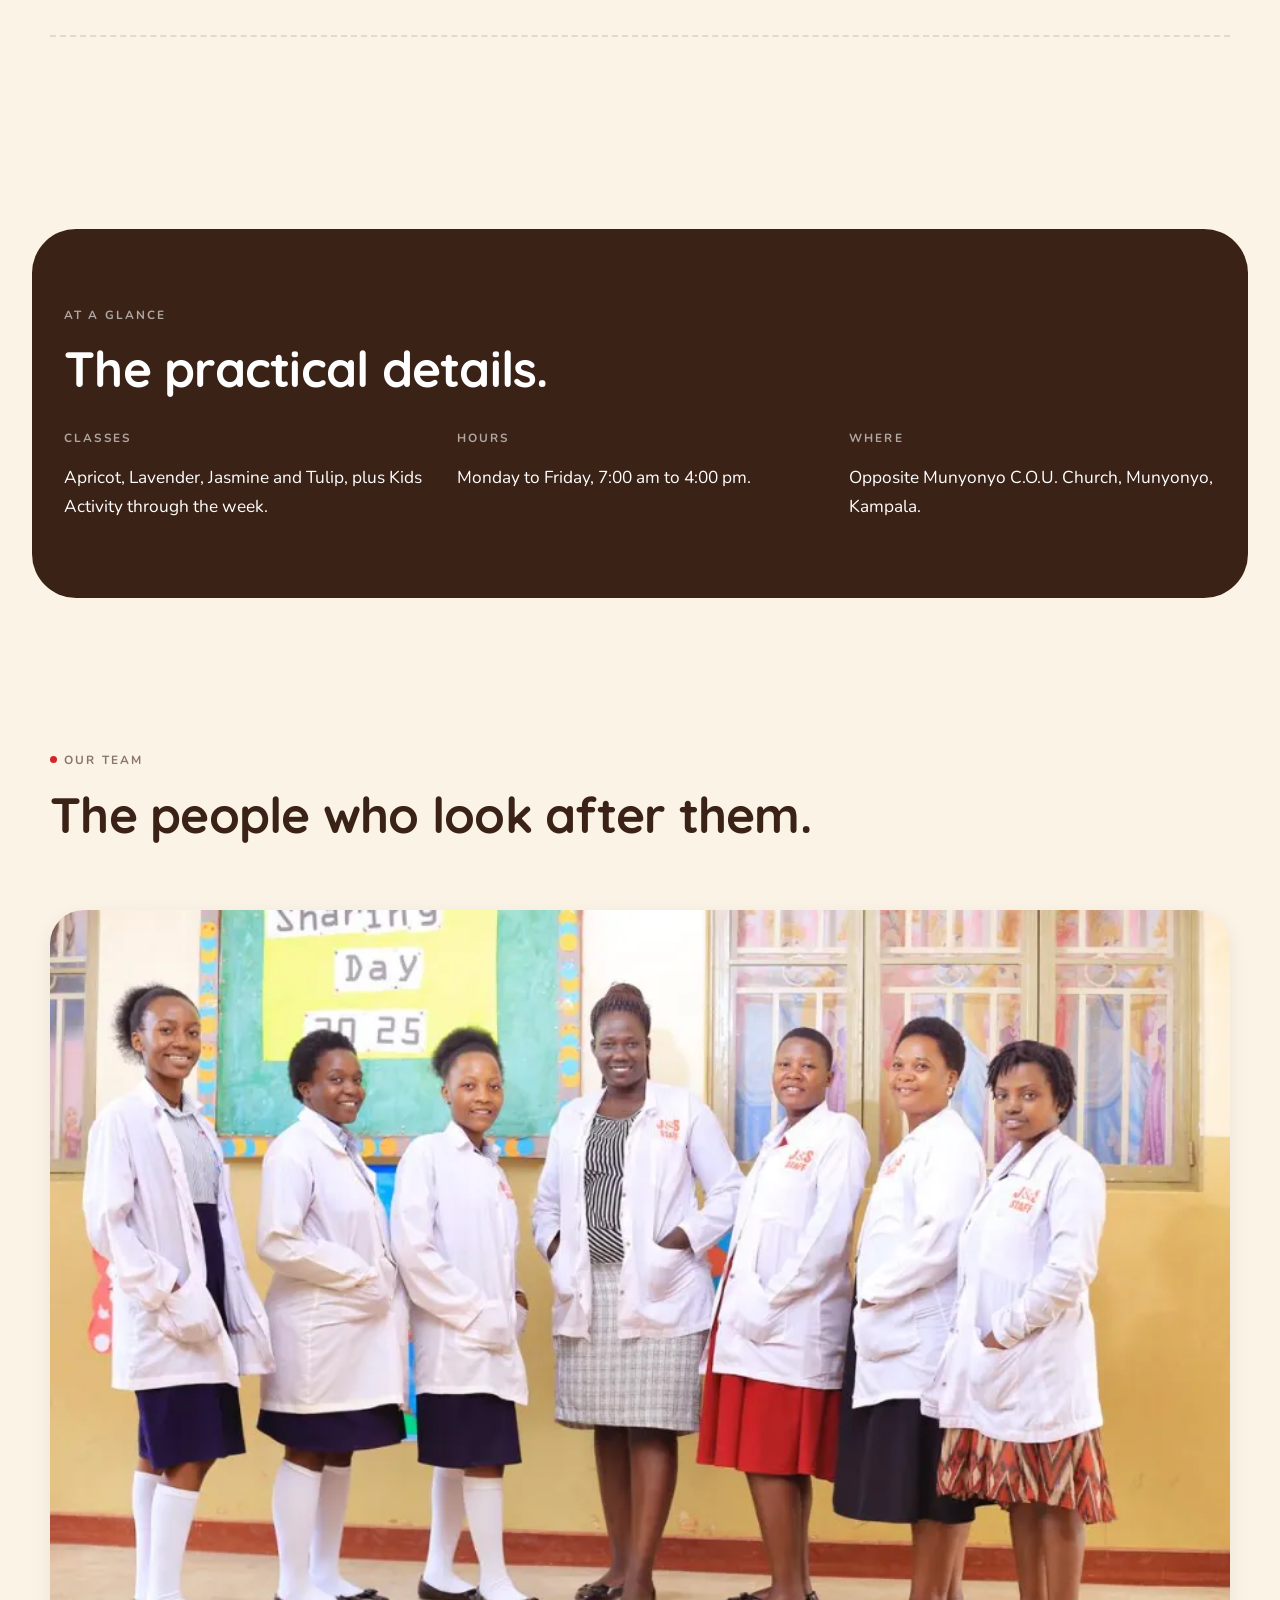
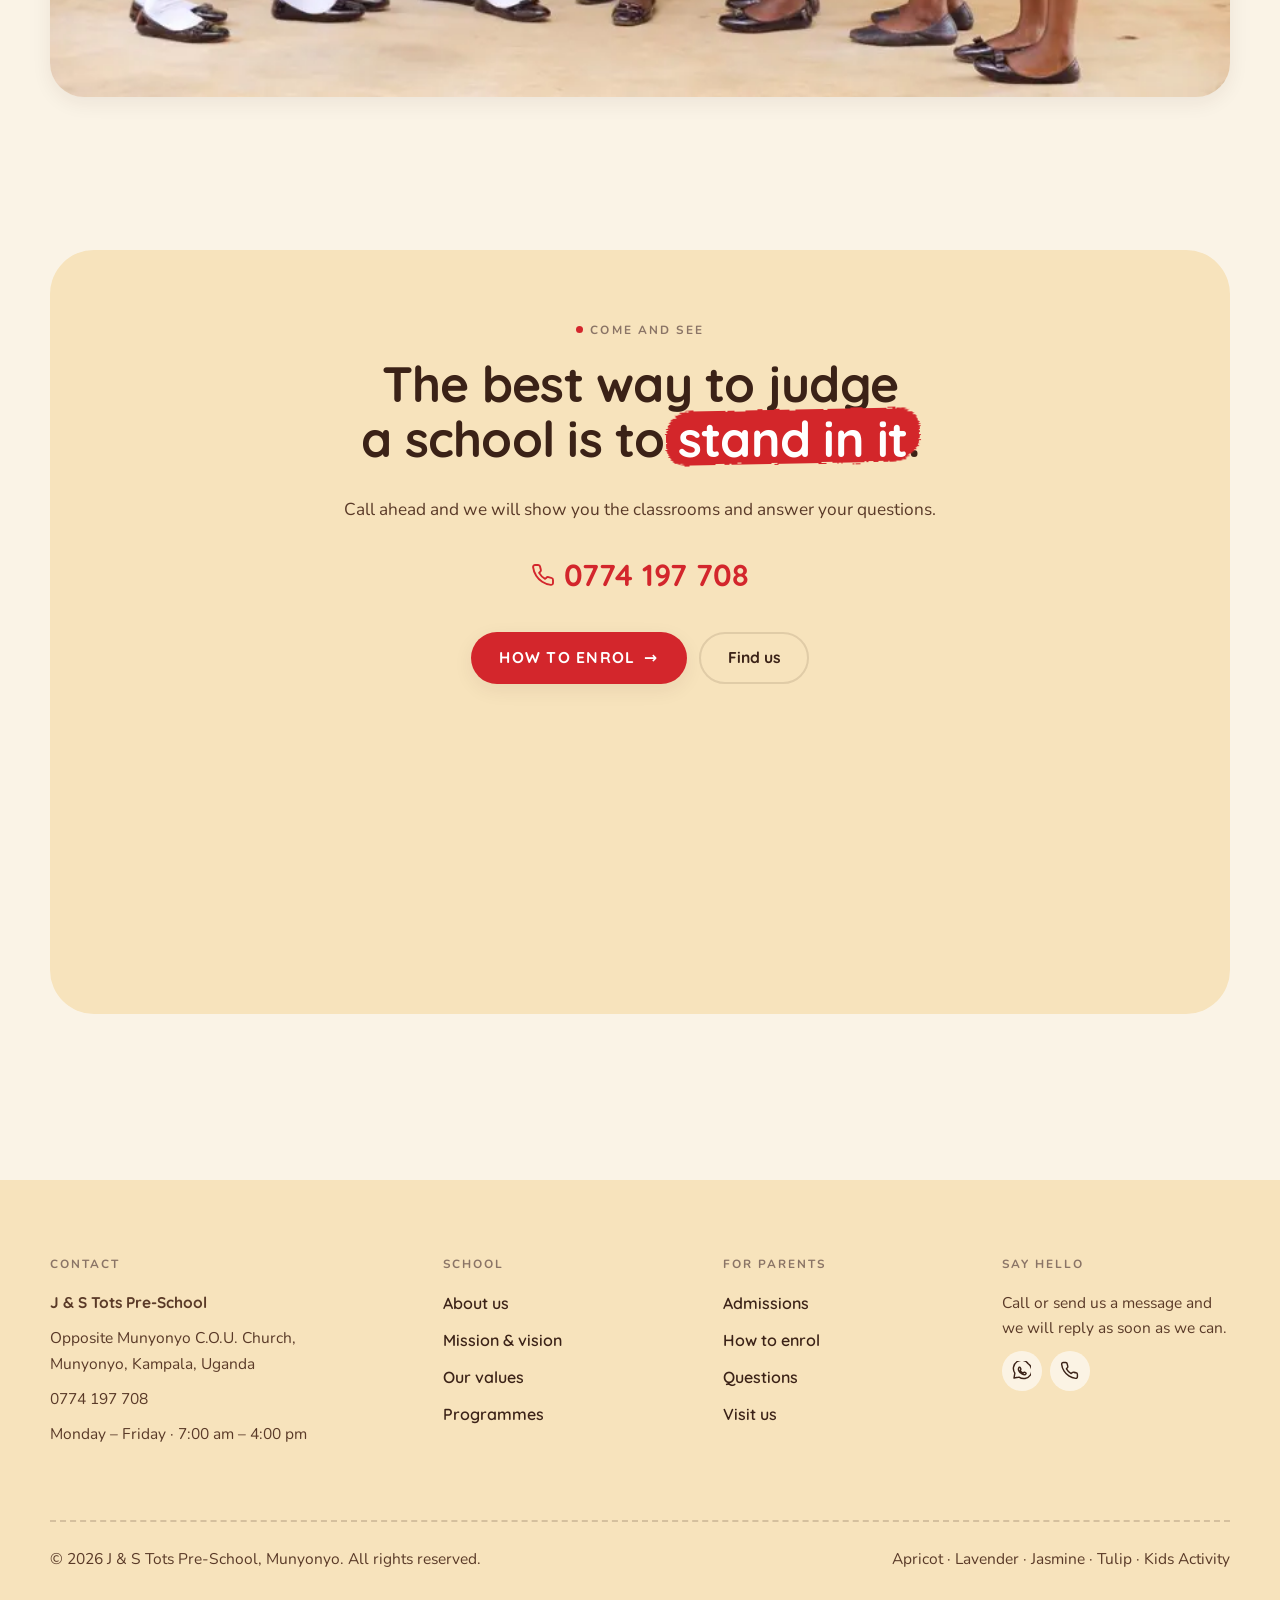
<file: about.html>
<!doctype html>
<html lang="en">
<head>
<meta charset="utf-8">
<meta name="viewport" content="width=device-width, initial-scale=1">
<script>
/* The GitHub Pages copy is a mirror; jandstots.site is the real site, so
   anything served from github.io bounces to the same page there. Runs before
   the stylesheet so there is nothing to see first. A no-op on the real host,
   and on localhost while the site is being worked on. */
(function () {
  if (!location.hostname.endsWith(".github.io")) return;
  var path = location.pathname.replace(/^\/J-S-Tots/, "") || "/";
  location.replace("https://jandstots.site" + path + location.search + location.hash);
})();
</script>
<title>About us — J &amp; S Tots Pre-School, Munyonyo</title>
<meta name="description" content="The mission, vision, focus and values of J &amp; S Tots Pre-School in Munyonyo, Kampala — bringing up a holistic child through quality, affordable early learning.">
<meta name="theme-color" content="#faf3e6">
<link rel="canonical" href="https://jandstots.site/about.html">
<meta property="og:type" content="website">
<meta property="og:site_name" content="J &amp; S Tots Pre-School">
<meta property="og:locale" content="en_UG">
<meta property="og:url" content="https://jandstots.site/about.html">
<meta property="og:title" content="About us — J &amp; S Tots Pre-School, Munyonyo">
<meta property="og:description" content="The mission, vision, focus and values of J &amp; S Tots Pre-School in Munyonyo, Kampala — bringing up a holistic child through quality, affordable early learning.">
<meta property="og:image" content="https://jandstots.site/assets/img/og-card.jpg">
<meta property="og:image:width" content="1200">
<meta property="og:image:height" content="630">
<meta property="og:image:alt" content="A class at J &amp; S Tots Pre-School photographed together in uniform">
<meta name="twitter:card" content="summary_large_image">
<meta name="twitter:title" content="About us — J &amp; S Tots Pre-School, Munyonyo">
<meta name="twitter:description" content="The mission, vision, focus and values of J &amp; S Tots Pre-School in Munyonyo, Kampala — bringing up a holistic child through quality, affordable early learning.">
<meta name="twitter:image" content="https://jandstots.site/assets/img/og-card.jpg">
<link rel="icon" href="assets/img/logo.svg" type="image/svg+xml">
<link rel="preconnect" href="https://fonts.googleapis.com">
<link rel="preconnect" href="https://fonts.gstatic.com" crossorigin>
<link href="https://fonts.googleapis.com/css2?family=Quicksand:wght@500;600;700&family=Nunito:wght@400;600;700&display=swap" rel="stylesheet">
<link rel="stylesheet" href="assets/css/style.css">
<script>document.documentElement.classList.add('js');</script>
<script type="application/ld+json">
{
  "@context": "https://schema.org",
  "@graph": [
    {
      "@type": ["Preschool", "LocalBusiness"],
      "@id": "https://jandstots.site/#school",
      "name": "J & S Tots Pre-School",
      "url": "https://jandstots.site/",
      "image": "https://jandstots.site/assets/img/og-card.jpg",
      "description": "J & S Tots Pre-School in Munyonyo, Kampala. Classes from Apricot through to Tulip, with activity-based learning. Open Monday to Friday, 7:00 am to 4:00 pm.",
      "telephone": "+256774197708",
      "address": {
        "@type": "PostalAddress",
        "streetAddress": "Opposite Munyonyo C.O.U. Church",
        "addressLocality": "Munyonyo",
        "addressRegion": "Kampala",
        "addressCountry": "UG"
      },
      "openingHoursSpecification": {
        "@type": "OpeningHoursSpecification",
        "dayOfWeek": ["Monday", "Tuesday", "Wednesday", "Thursday", "Friday"],
        "opens": "07:00",
        "closes": "16:00"
      }
    },
    {
      "@type": "BreadcrumbList",
      "itemListElement": [
        { "@type": "ListItem", "position": 1, "name": "Home", "item": "https://jandstots.site/" },
        { "@type": "ListItem", "position": 2, "name": "About", "item": "https://jandstots.site/about.html" }
      ]
    }
  ]
}
</script>
</head>
<body>
<a class="skip-link" href="#main">Skip to content</a>

<header class="nav-wrap">
  <nav class="nav" aria-label="Main">
    <a class="brand" href="index.html">
      <img class="brand-mark" src="assets/img/logo.svg" alt="" width="40" height="40">
      <span class="brand-name"><strong>J&amp;S</strong> Tots<span>Pre-School · Munyonyo</span></span>
    </a>
    <ul class="nav-menu" id="nav-menu">
      <li><a href="index.html">Home</a></li>
      <li><a href="about.html" aria-current="page">About</a></li>
      <li><a href="programmes.html">Programmes</a></li>
      <li><a href="admissions.html">Admissions</a></li>
      <li><a href="contact.html">Contact</a></li>
      <li class="nav-menu-cta"><a href="admissions.html">Enrol now</a></li>
    </ul>
    <a class="btn btn-dark btn-sm nav-cta" href="admissions.html">Enrol now</a>
    <button class="nav-toggle" type="button" aria-expanded="false" aria-controls="nav-menu">
      <span class="bars" aria-hidden="true"></span>
      <span class="sr-only">Open menu</span>
    </button>
  </nav>
</header>

<main id="main">

  <section class="page-hero">
    <div class="wrap">
      <p class="crumbs"><a href="index.html">Home</a><span>/</span>About</p>
      <h1>A holistic child — that is <span class="mark">the whole point</span>.</h1>
      <p class="lede">J &amp; S Tots Pre-School is a small pre-school in Munyonyo, Kampala, caring for children from Apricot through to Tulip.</p>
    </div>
  </section>

  <section class="section-tight">
    <div class="wrap-wide">
      <img src="assets/img/photo-class-group.webp" alt="A class photographed together in uniform in their classroom" width="900" height="600" class="about-banner">
    </div>
  </section>

  <!-- ============================================= mission / vision / focus -->
  <section class="section-tight" id="mission">
    <div class="wrap">
      <div class="grid-3">
        <article class="card reveal">
          <div class="card-icon tint-red">
            <svg viewBox="0 0 24 24" aria-hidden="true"><circle cx="12" cy="12" r="9"/><circle cx="12" cy="12" r="4.4"/><circle cx="12" cy="12" r="0.6"/></svg>
          </div>
          <h3>Mission</h3>
          <p>To provide and promote high quality, affordable and accessible early learning and child-care programmes that meet the needs of children and families.</p>
        </article>
        <article class="card reveal reveal-d1">
          <div class="card-icon tint-lav">
            <svg viewBox="0 0 24 24" aria-hidden="true"><path d="M2 12s3.6-6.5 10-6.5S22 12 22 12s-3.6 6.5-10 6.5S2 12 2 12Z"/><circle cx="12" cy="12" r="3"/></svg>
          </div>
          <h3>Vision</h3>
          <p>To bring up a holistic child — ensuring spiritual, social, physical, emotional and cognitive growth and development.</p>
        </article>
        <article class="card reveal reveal-d2">
          <div class="card-icon tint-sage">
            <svg viewBox="0 0 24 24" aria-hidden="true"><path d="M12 3c4.2 0 7.6 3.3 7.6 7.3 0 2.9-1.6 4.5-2.8 6-.9 1.1-1.3 2.2-1.3 3.4H8.5c0-1.2-.4-2.3-1.3-3.4-1.2-1.5-2.8-3.1-2.8-6C4.4 6.3 7.8 3 12 3Z"/><path d="M9.5 22h5"/></svg>
          </div>
          <h3>Focus</h3>
          <p>To provide a stimulating early learning and child-care environment that promotes each child's abilities — and uncovers the hidden treasure and talents in a child through our curriculum.</p>
        </article>
      </div>
    </div>
  </section>

  <!-- ============================================= story -->
  <section class="section-tight">
    <div class="wrap">
      <div class="split is-reversed">
        <div class="split-media reveal">
          <img src="assets/img/photo-play-floor.webp" alt="Children sitting together on the mat, playing with foam letters and blocks" width="900" height="600">
          <svg class="doodle doodle-star" viewBox="0 0 64 64" fill="none" aria-hidden="true">
            <path d="M32 6l6.5 17.5L56 30l-17.5 6.5L32 54l-6.5-17.5L8 30l17.5-6.5Z" stroke="currentColor" stroke-width="6" stroke-linejoin="round"/>
          </svg>
        </div>
        <div class="reveal reveal-d1">
          <p class="eyebrow eyebrow-dot">Our approach</p>
          <h2>Play is not a break from learning. It is <span class="mark">the learning</span>.</h2>
          <p>Children arrive at pre-school with very different starting points. Some are talkative, some watchful; some already know their letters, some are still learning to be away from home. Our job is not to rush them into one shape.</p>
          <p>So we build the day around doing rather than sitting. Children sing, build, count, paint, run and tell stories — and the letters and numbers arrive inside that, where they make sense. Teachers watch closely, step in gently, and let children find their own way to the answer wherever they can.</p>
          <p>By the time a child reaches Tulip, we want them confident, curious and kind. Those three carry further than anything else we could teach.</p>
        </div>
      </div>
    </div>
  </section>

  <!-- ============================================= values -->
  <section class="section" id="values">
    <div class="wrap">
      <div class="reveal" style="margin-bottom:clamp(1.6rem,3vw,2.4rem)">
        <p class="eyebrow eyebrow-dot">Our values</p>
        <h2>Five things we hold to.</h2>
        <p class="lede">These are the school's own words, and they shape how we treat children, families and each other.</p>
      </div>

      <ul class="value-list">
        <li class="value-item reveal">
          <span class="value-num">01</span>
          <div>
            <h3>A God-fearing child</h3>
            <p>To bring up a God-fearing child who cares for self and others.</p>
          </div>
        </li>
        <li class="value-item reveal">
          <span class="value-num">02</span>
          <div>
            <h3>Discipline and confidence</h3>
            <p>Discipline, confidence and self-esteem are vital ingredients in the development of a child.</p>
          </div>
        </li>
        <li class="value-item reveal">
          <span class="value-num">03</span>
          <div>
            <h3>Quality care and trust</h3>
            <p>Quality care and trust, to meet the needs of the children and families we serve.</p>
          </div>
        </li>
        <li class="value-item reveal">
          <span class="value-num">04</span>
          <div>
            <h3>Life-long learning</h3>
            <p>We share a responsibility to support and nurture the children in our care. Our own natural desire is to shape the lives of our children for the whole of their lives — and to remain life-long learners ourselves.</p>
          </div>
        </li>
        <li class="value-item reveal">
          <span class="value-num">05</span>
          <div>
            <h3>Partnership</h3>
            <p>Respectful relationships are very important to how our organisation operates. We believe the quality of care we provide is measured by the kind of relationships we have with the children, families and community we serve.</p>
          </div>
        </li>
      </ul>
    </div>
  </section>

  <!-- ============================================= at a glance -->
  <section class="section-tight">
    <div class="band-dark">
      <div class="wrap">
        <div class="reveal" style="margin-bottom:2rem">
          <p class="eyebrow">At a glance</p>
          <h2>The practical details.</h2>
        </div>
        <div class="grid-3" style="color:#fff">
          <div class="reveal">
            <p class="eyebrow">Classes</p>
            <p class="lede" style="color:#fff">Apricot, Lavender, Jasmine and Tulip, plus Kids Activity through the week.</p>
          </div>
          <div class="reveal reveal-d1">
            <p class="eyebrow">Hours</p>
            <p class="lede" style="color:#fff">Monday to Friday, 7:00 am to 4:00 pm.</p>
          </div>
          <div class="reveal reveal-d2">
            <p class="eyebrow">Where</p>
            <p class="lede" style="color:#fff">Opposite Munyonyo C.O.U. Church, Munyonyo, Kampala.</p>
          </div>
        </div>
      </div>
    </div>
  </section>

  <!-- ============================================= staff -->
  <section class="section-tight">
    <div class="wrap">
      <div class="band-head">
        <div class="reveal">
          <p class="eyebrow eyebrow-dot">Our team</p>
          <h2>The people who look after them.</h2>
        </div>
      </div>
      <figure class="staff-shot reveal reveal-d1">
        <img src="assets/img/photo-staff.webp" alt="The J &amp; S Tots staff together in their white coats" width="900" height="600" loading="lazy" decoding="async">
      </figure>
    </div>
  </section>

  <section class="section-tight">
    <div class="cta reveal">
      <p class="eyebrow eyebrow-dot">Come and see</p>
      <h2>The best way to judge a school is to <span class="hl">stand in it</span>.</h2>
      <p class="lede">Call ahead and we will show you the classrooms and answer your questions.</p>
      <a class="cta-phone" href="tel:+256774197708">
        <svg viewBox="0 0 24 24" aria-hidden="true" stroke-linecap="round" stroke-linejoin="round"><path d="M22 16.9v3a2 2 0 0 1-2.2 2 19.8 19.8 0 0 1-8.6-3.1 19.5 19.5 0 0 1-6-6A19.8 19.8 0 0 1 2.1 4.2 2 2 0 0 1 4.1 2h3a2 2 0 0 1 2 1.7c.1 1 .4 1.9.7 2.8a2 2 0 0 1-.5 2.1L8.1 9.9a16 16 0 0 0 6 6l1.3-1.2a2 2 0 0 1 2.1-.5c.9.3 1.8.6 2.8.7a2 2 0 0 1 1.7 2Z"/></svg>
        0774 197 708
      </a>
      <div class="btn-row" style="justify-content:center">
        <a class="btn btn-red" href="admissions.html">How to enrol <span class="arrow" aria-hidden="true">→</span></a>
        <a class="btn btn-ghost" href="contact.html">Find us</a>
      </div>
    </div>
  </section>

</main>

<footer class="footer">
  <div class="wrap footer-grid">
    <div>
      <h2 class="footer-label">Contact</h2>
      <p class="footer-name">J &amp; S Tots Pre-School</p>
      <p>Opposite Munyonyo C.O.U. Church,<br>Munyonyo, Kampala, Uganda</p>
      <p><a href="tel:+256774197708">0774 197 708</a></p>
      <p>Monday – Friday · 7:00 am – 4:00 pm</p>
    </div>
    <div>
      <h2 class="footer-label">School</h2>
      <ul class="footer-links">
        <li><a href="about.html">About us</a></li>
        <li><a href="about.html#mission">Mission &amp; vision</a></li>
        <li><a href="about.html#values">Our values</a></li>
        <li><a href="programmes.html">Programmes</a></li>
      </ul>
    </div>
    <div>
      <h2 class="footer-label">For parents</h2>
      <ul class="footer-links">
        <li><a href="admissions.html">Admissions</a></li>
        <li><a href="admissions.html#how">How to enrol</a></li>
        <li><a href="admissions.html#faq">Questions</a></li>
        <li><a href="contact.html">Visit us</a></li>
      </ul>
    </div>
    <div>
      <h2 class="footer-label">Say hello</h2>
      <p>Call or send us a message and we will reply as soon as we can.</p>
      <div class="footer-social">
        <a href="https://wa.me/256774197708" aria-label="WhatsApp">
          <svg viewBox="0 0 24 24" aria-hidden="true"><path d="M20.5 3.5A10 10 0 0 0 3.6 15.3L2.5 21.5l6.4-1.1A10 10 0 1 0 20.5 3.5Z"/><path d="M8.6 8.2c.2-.5.4-.5.6-.5h.6c.2 0 .4 0 .6.5l.8 1.9c.1.3 0 .5-.1.7l-.5.6c-.2.2-.3.4-.1.7a7 7 0 0 0 3.3 2.9c.3.1.5.1.7-.1l.6-.7c.2-.2.4-.2.6-.1l1.8.9c.3.1.4.3.4.5a2 2 0 0 1-1.4 1.8c-.6.2-1.4.2-4.2-1.2a9.4 9.4 0 0 1-4-4.3c-.5-1.2-.4-2.3.3-3.1Z"/></svg>
        </a>
        <a href="tel:+256774197708" aria-label="Call the school">
          <svg viewBox="0 0 24 24" aria-hidden="true" stroke-linecap="round" stroke-linejoin="round"><path d="M22 16.9v3a2 2 0 0 1-2.2 2 19.8 19.8 0 0 1-8.6-3.1 19.5 19.5 0 0 1-6-6A19.8 19.8 0 0 1 2.1 4.2 2 2 0 0 1 4.1 2h3a2 2 0 0 1 2 1.7c.1 1 .4 1.9.7 2.8a2 2 0 0 1-.5 2.1L8.1 9.9a16 16 0 0 0 6 6l1.3-1.2a2 2 0 0 1 2.1-.5c.9.3 1.8.6 2.8.7a2 2 0 0 1 1.7 2Z"/></svg>
        </a>
      </div>
    </div>
  </div>
  <div class="wrap footer-base">
    <p>© <span data-year>2026</span> J &amp; S Tots Pre-School, Munyonyo. All rights reserved.</p>
    <p>Apricot · Lavender · Jasmine · Tulip · Kids Activity</p>
  </div>
</footer>

<a class="wa-float" href="https://wa.me/256774197708" aria-label="Chat with us on WhatsApp">
  <svg viewBox="0 0 24 24" aria-hidden="true"><path d="M17.5 14.4c-.3-.2-1.8-.9-2-1-.3-.1-.5-.2-.7.1l-.9 1.1c-.2.2-.3.2-.6.1a8 8 0 0 1-2.4-1.5 9 9 0 0 1-1.6-2c-.2-.3 0-.5.1-.6l.5-.6a2 2 0 0 0 .3-.5c.1-.2 0-.4 0-.5l-1-2.3c-.2-.6-.5-.5-.7-.5h-.6c-.2 0-.5.1-.8.4a3 3 0 0 0-1 2.2 5.2 5.2 0 0 0 1.1 2.8 11.9 11.9 0 0 0 4.6 4.1c2.3 1 2.7.8 3.2.7a2.7 2.7 0 0 0 1.8-1.2c.2-.5.2-1 .2-1.1 0-.1-.2-.2-.5-.3M12 2a10 10 0 0 0-8.5 15.2L2 22.5l5.4-1.4A10 10 0 1 0 12 2Z"/></svg>
</a>

<script src="assets/js/main.js"></script>
<!-- The crayon texture the highlighter marks are drawn with: turbulence
     displaces their edges so they skip the way wax does over paper. Generated,
     so it costs no bandwidth and stays sharp at any size. Every page that uses
     .mark or .hl needs this: a filter: url() pointing at a missing filter makes
     the element render as nothing in Chrome, so the marks would just vanish. -->
<svg aria-hidden="true" focusable="false" width="0" height="0" style="position:absolute">
  <filter id="crayon" x="-15%" y="-40%" width="130%" height="180%">
    <feTurbulence type="fractalNoise" baseFrequency="0.06 0.8" numOctaves="4" seed="7" result="grain"/>
    <feDisplacementMap in="SourceGraphic" in2="grain" scale="5" xChannelSelector="R" yChannelSelector="G"/>
  </filter>
</svg>

</body>
</html>
</file>
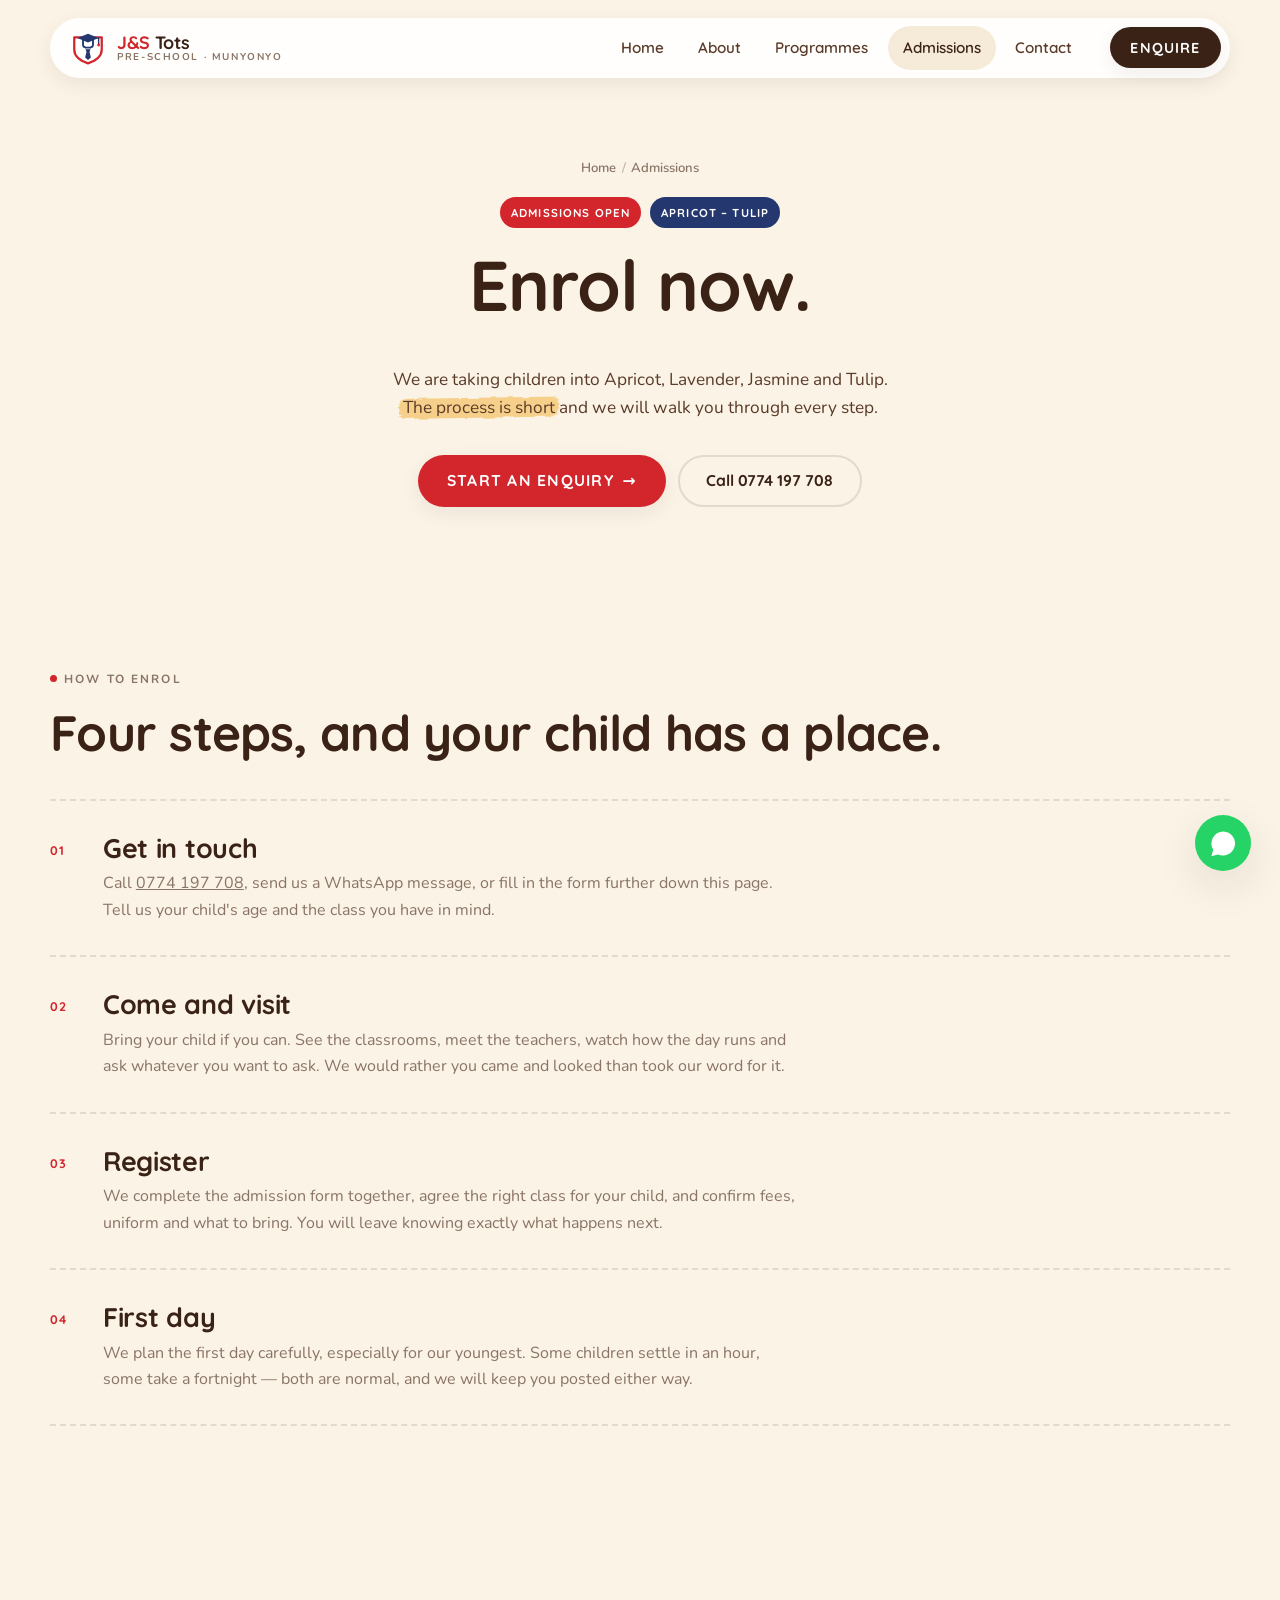
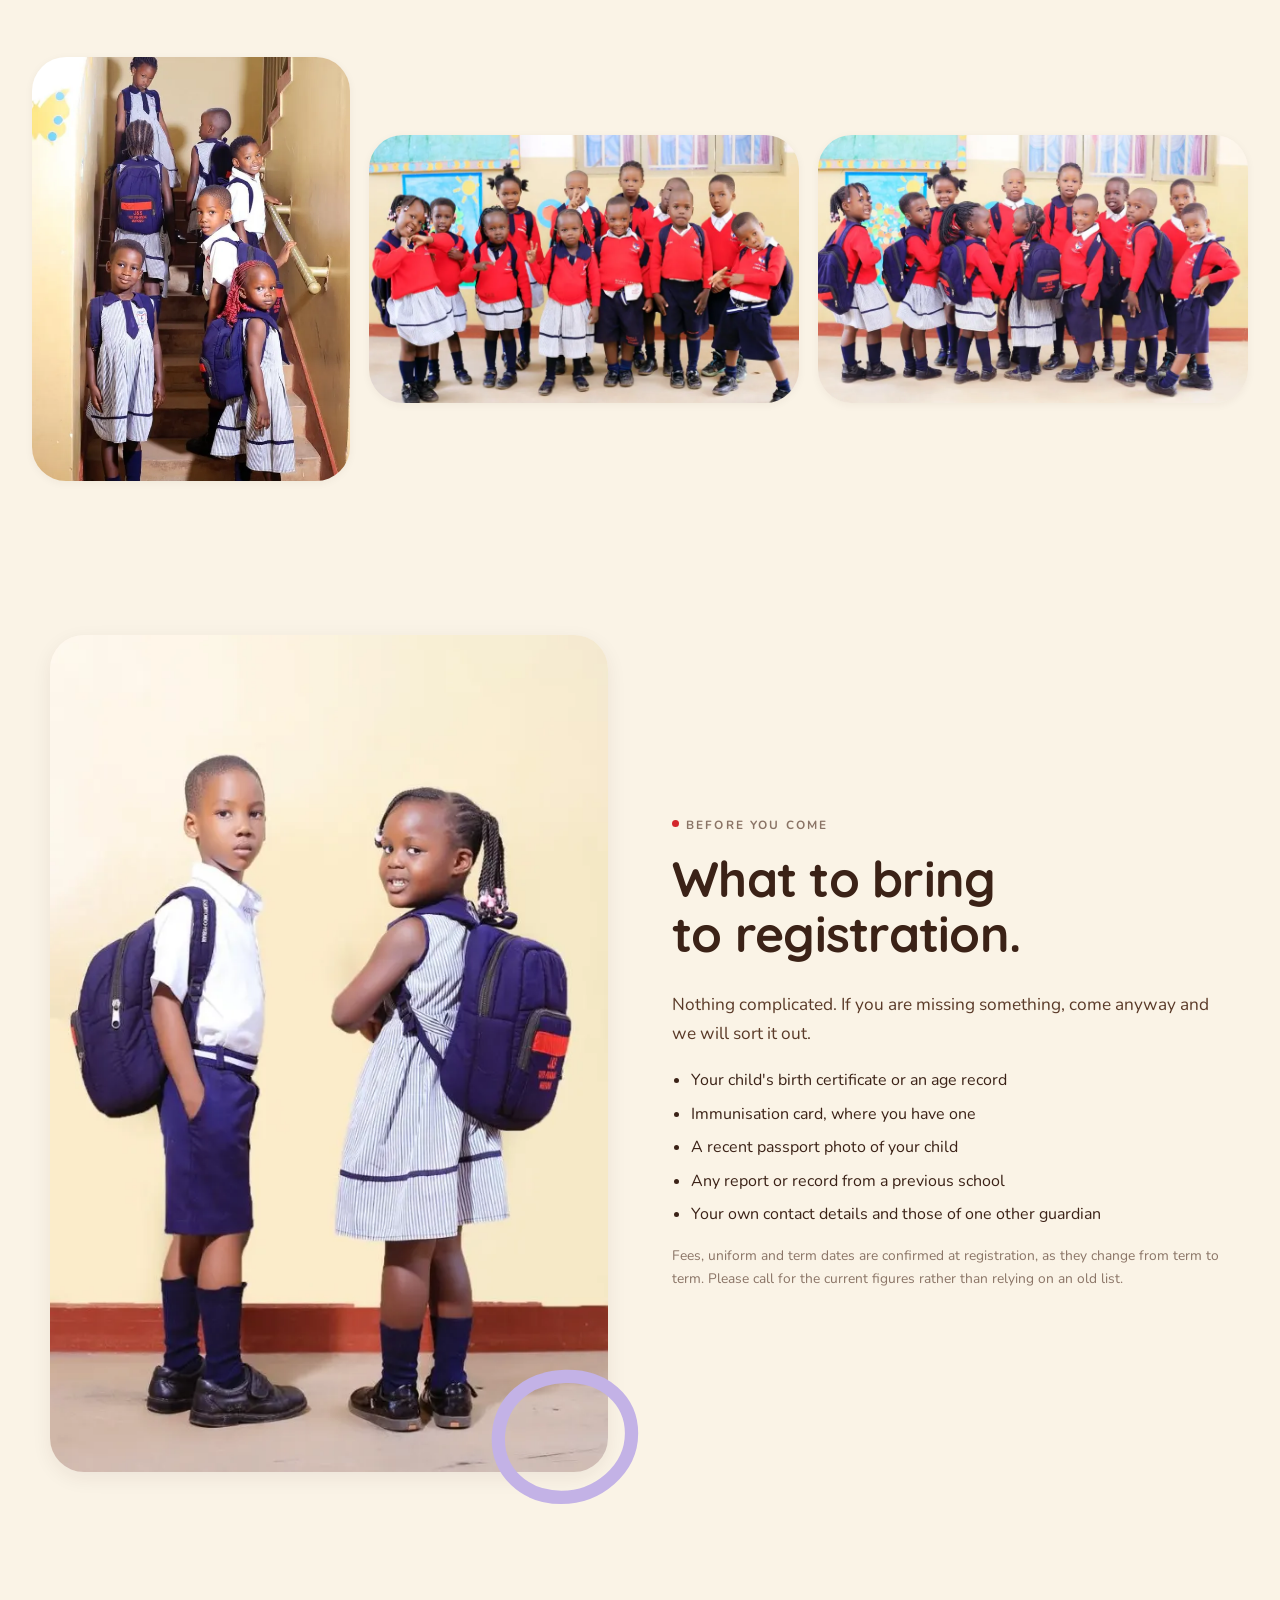
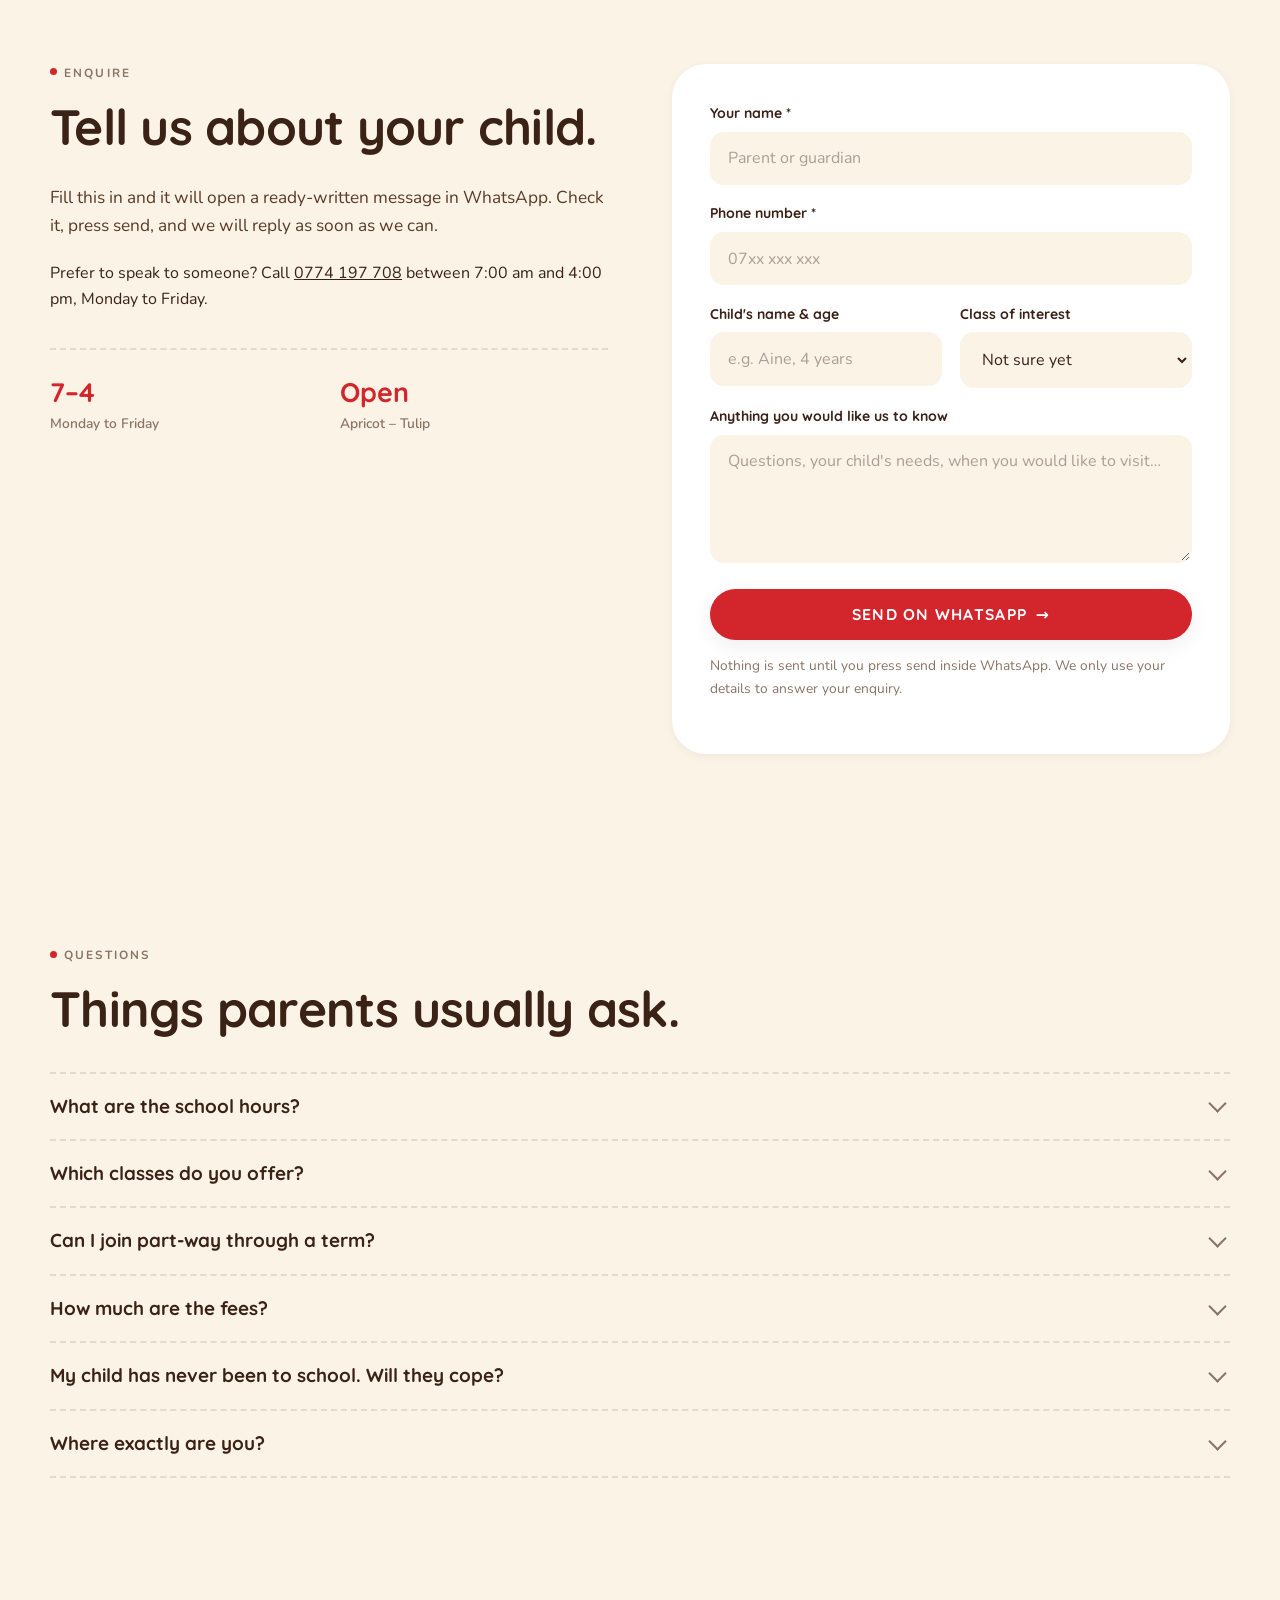
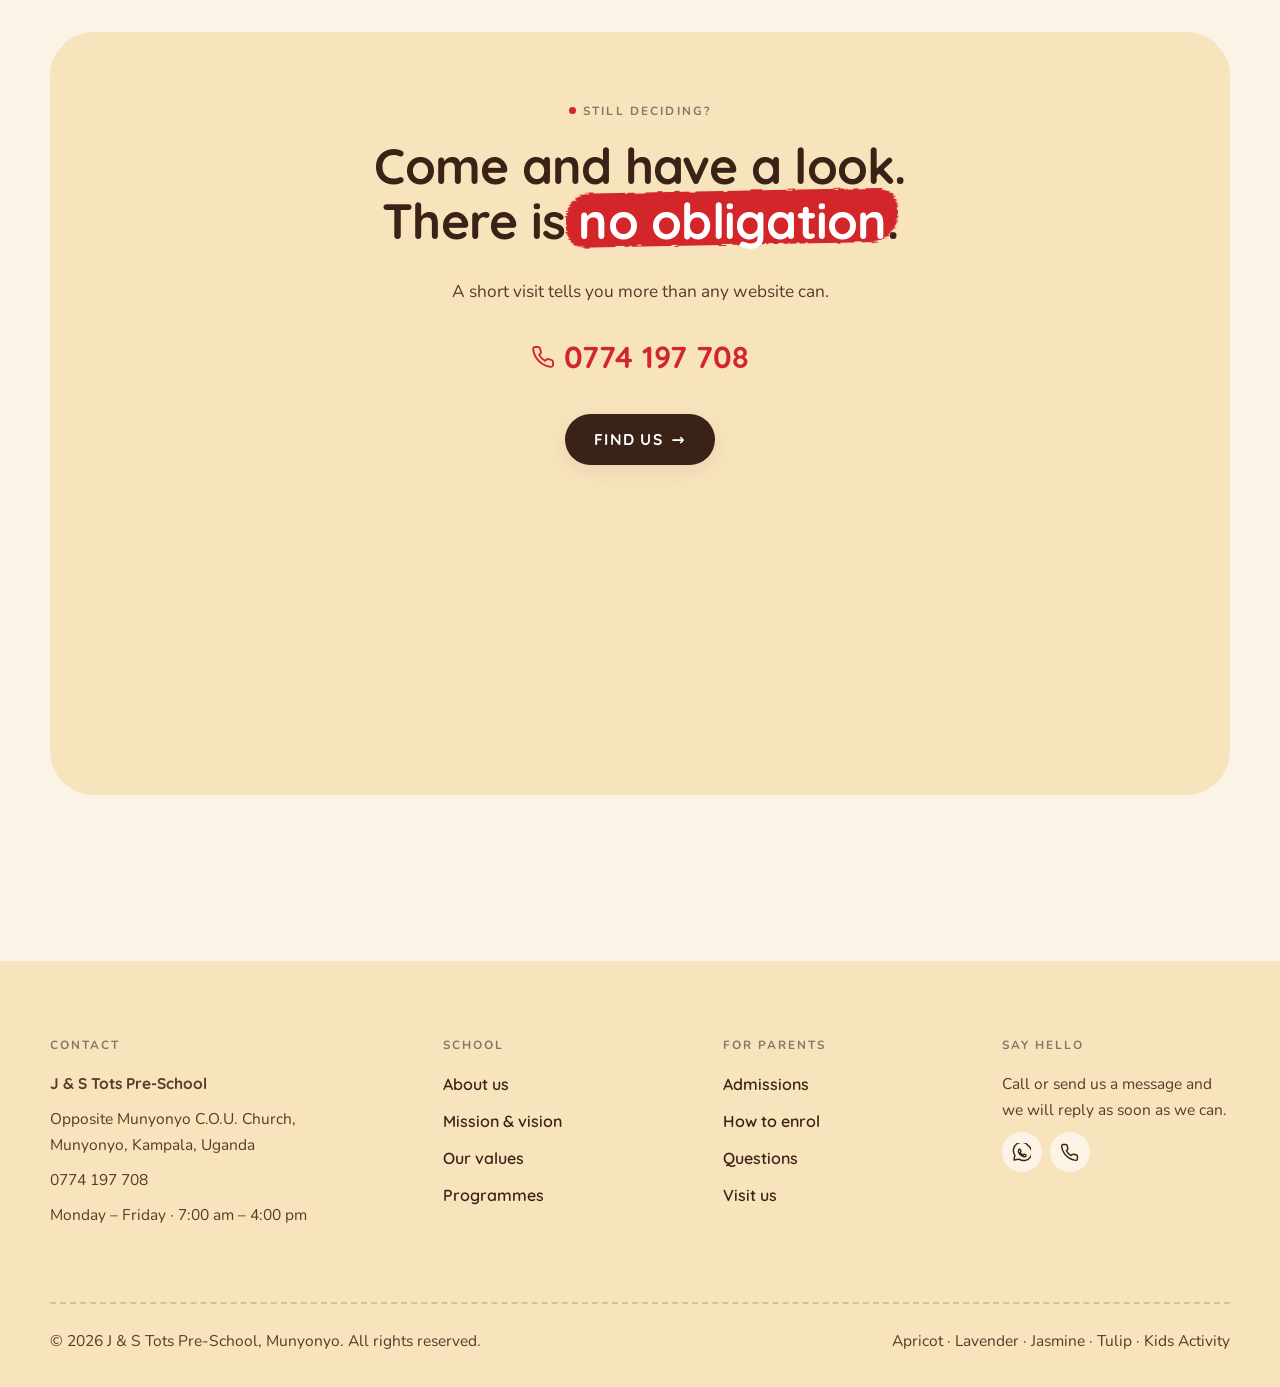
<file: admissions.html>
<!doctype html>
<html lang="en">
<head>
<meta charset="utf-8">
<meta name="viewport" content="width=device-width, initial-scale=1">
<script>
/* The GitHub Pages copy is a mirror; jandstots.site is the real site, so
   anything served from github.io bounces to the same page there. Runs before
   the stylesheet so there is nothing to see first. A no-op on the real host,
   and on localhost while the site is being worked on. */
(function () {
  if (!location.hostname.endsWith(".github.io")) return;
  var path = location.pathname.replace(/^\/J-S-Tots/, "") || "/";
  location.replace("https://jandstots.site" + path + location.search + location.hash);
})();
</script>
<title>Admissions — J &amp; S Tots Pre-School, Munyonyo</title>
<meta name="description" content="Admissions are open at J &amp; S Tots Pre-School, Munyonyo, for Apricot through to Tulip. Visit, enrol and start — call 0774 197 708.">
<meta name="theme-color" content="#faf3e6">
<link rel="canonical" href="https://jandstots.site/admissions.html">
<meta property="og:type" content="website">
<meta property="og:site_name" content="J &amp; S Tots Pre-School">
<meta property="og:locale" content="en_UG">
<meta property="og:url" content="https://jandstots.site/admissions.html">
<meta property="og:title" content="Admissions — J &amp; S Tots Pre-School, Munyonyo">
<meta property="og:description" content="Admissions are open at J &amp; S Tots Pre-School, Munyonyo, for Apricot through to Tulip. Visit, enrol and start — call 0774 197 708.">
<meta property="og:image" content="https://jandstots.site/assets/img/og-card.jpg">
<meta property="og:image:width" content="1200">
<meta property="og:image:height" content="630">
<meta property="og:image:alt" content="A class at J &amp; S Tots Pre-School photographed together in uniform">
<meta name="twitter:card" content="summary_large_image">
<meta name="twitter:title" content="Admissions — J &amp; S Tots Pre-School, Munyonyo">
<meta name="twitter:description" content="Admissions are open at J &amp; S Tots Pre-School, Munyonyo, for Apricot through to Tulip. Visit, enrol and start — call 0774 197 708.">
<meta name="twitter:image" content="https://jandstots.site/assets/img/og-card.jpg">
<link rel="icon" href="assets/img/logo.svg" type="image/svg+xml">
<link rel="preconnect" href="https://fonts.googleapis.com">
<link rel="preconnect" href="https://fonts.gstatic.com" crossorigin>
<link href="https://fonts.googleapis.com/css2?family=Quicksand:wght@500;600;700&family=Nunito:wght@400;600;700&display=swap" rel="stylesheet">
<link rel="stylesheet" href="assets/css/style.css">
<script>document.documentElement.classList.add('js');</script>
<script type="application/ld+json">
{
  "@context": "https://schema.org",
  "@graph": [
    {
      "@type": ["Preschool", "LocalBusiness"],
      "@id": "https://jandstots.site/#school",
      "name": "J & S Tots Pre-School",
      "url": "https://jandstots.site/",
      "image": "https://jandstots.site/assets/img/og-card.jpg",
      "description": "J & S Tots Pre-School in Munyonyo, Kampala. Classes from Apricot through to Tulip, with activity-based learning. Open Monday to Friday, 7:00 am to 4:00 pm.",
      "telephone": "+256774197708",
      "address": {
        "@type": "PostalAddress",
        "streetAddress": "Opposite Munyonyo C.O.U. Church",
        "addressLocality": "Munyonyo",
        "addressRegion": "Kampala",
        "addressCountry": "UG"
      },
      "openingHoursSpecification": {
        "@type": "OpeningHoursSpecification",
        "dayOfWeek": ["Monday", "Tuesday", "Wednesday", "Thursday", "Friday"],
        "opens": "07:00",
        "closes": "16:00"
      }
    },
    {
      "@type": "BreadcrumbList",
      "itemListElement": [
        { "@type": "ListItem", "position": 1, "name": "Home", "item": "https://jandstots.site/" },
        { "@type": "ListItem", "position": 2, "name": "Admissions", "item": "https://jandstots.site/admissions.html" }
      ]
    }
  ]
}
</script>
</head>
<body>
<a class="skip-link" href="#main">Skip to content</a>

<header class="nav-wrap">
  <nav class="nav" aria-label="Main">
    <a class="brand" href="index.html">
      <img class="brand-mark" src="assets/img/logo.svg" alt="" width="40" height="40">
      <span class="brand-name"><strong>J&amp;S</strong> Tots<span>Pre-School · Munyonyo</span></span>
    </a>
    <ul class="nav-menu" id="nav-menu">
      <li><a href="index.html">Home</a></li>
      <li><a href="about.html">About</a></li>
      <li><a href="programmes.html">Programmes</a></li>
      <li><a href="admissions.html" aria-current="page">Admissions</a></li>
      <li><a href="contact.html">Contact</a></li>
      <li class="nav-menu-cta"><a href="contact.html">Contact us</a></li>
    </ul>
    <a class="btn btn-dark btn-sm nav-cta" href="#enquire">Enquire</a>
    <button class="nav-toggle" type="button" aria-expanded="false" aria-controls="nav-menu">
      <span class="bars" aria-hidden="true"></span>
      <span class="sr-only">Open menu</span>
    </button>
  </nav>
</header>

<main id="main">

  <section class="page-hero">
    <div class="wrap">
      <p class="crumbs"><a href="index.html">Home</a><span>/</span>Admissions</p>
      <div class="hero-badges" style="justify-content:center;margin-bottom:1.2rem">
        <span class="chip chip-red">Admissions open</span>
        <span class="chip chip-navy">Apricot – Tulip</span>
      </div>
      <h1>Enrol now.</h1>
      <p class="lede">We are taking children into Apricot, Lavender, Jasmine and Tulip. <span class="mark">The process is short</span> and we will walk you through every step.</p>
      <div class="btn-row" style="justify-content:center">
        <a class="btn btn-red" href="#enquire">Start an enquiry <span class="arrow" aria-hidden="true">→</span></a>
        <a class="btn btn-ghost" href="tel:+256774197708">Call 0774 197 708</a>
      </div>
    </div>
  </section>

  <!-- ============================================= how to enrol -->
  <section class="section" id="how">
    <div class="wrap">
      <div class="reveal" style="margin-bottom:clamp(1.6rem,3vw,2.4rem)">
        <p class="eyebrow eyebrow-dot">How to enrol</p>
        <h2>Four steps, and your child has a place.</h2>
      </div>
      <ul class="value-list">
        <li class="value-item reveal">
          <span class="value-num">01</span>
          <div>
            <h3>Get in touch</h3>
            <p>Call <a href="tel:+256774197708" style="text-decoration:underline">0774 197 708</a>, send us a WhatsApp message, or fill in the form further down this page. Tell us your child's age and the class you have in mind.</p>
          </div>
        </li>
        <li class="value-item reveal">
          <span class="value-num">02</span>
          <div>
            <h3>Come and visit</h3>
            <p>Bring your child if you can. See the classrooms, meet the teachers, watch how the day runs and ask whatever you want to ask. We would rather you came and looked than took our word for it.</p>
          </div>
        </li>
        <li class="value-item reveal">
          <span class="value-num">03</span>
          <div>
            <h3>Register</h3>
            <p>We complete the admission form together, agree the right class for your child, and confirm fees, uniform and what to bring. You will leave knowing exactly what happens next.</p>
          </div>
        </li>
        <li class="value-item reveal">
          <span class="value-num">04</span>
          <div>
            <h3>First day</h3>
            <p>We plan the first day carefully, especially for our youngest. Some children settle in an hour, some take a fortnight — both are normal, and we will keep you posted either way.</p>
          </div>
        </li>
      </ul>
    </div>
  </section>

  <!-- ============================================= what to bring -->
  <section class="section-tight">
    <div class="wrap-wide">
      <div class="arrival-shots reveal">
        <figure><img src="assets/img/photo-stairs.webp" alt="Pupils going up the stairs to their classroom with their bags" width="620" height="930" loading="lazy" decoding="async"></figure>
        <figure><img src="assets/img/photo-uniform-group.webp" alt="A group of pupils in uniform with their bags, ready for the day" width="900" height="600" loading="lazy" decoding="async"></figure>
        <figure><img src="assets/img/photo-home-time.webp" alt="Pupils in jumpers with their bags on, at the end of the day" width="900" height="600" loading="lazy" decoding="async"></figure>
      </div>
    </div>
  </section>

  <section class="section-tight">
    <div class="wrap">
      <div class="split">
        <div class="split-media reveal">
          <img src="assets/img/photo-backpacks.webp" alt="Two pupils in uniform with their school bags on" width="620" height="930">
          <svg class="doodle doodle-ring" viewBox="0 0 124 114" fill="none" aria-hidden="true">
            <path d="M62 7c33-1 55 20 55 47 0 30-28 53-58 53C29 107 5 86 7 55 9 27 31 8 62 7Z" stroke="currentColor" stroke-width="11" stroke-linecap="round"/>
          </svg>
        </div>
        <div class="reveal reveal-d1">
          <p class="eyebrow eyebrow-dot">Before you come</p>
          <h2>What to bring to registration.</h2>
          <p class="lede">Nothing complicated. If you are missing something, come anyway and we will sort it out.</p>
          <ul>
            <li>Your child's birth certificate or an age record</li>
            <li>Immunisation card, where you have one</li>
            <li>A recent passport photo of your child</li>
            <li>Any report or record from a previous school</li>
            <li>Your own contact details and those of one other guardian</li>
          </ul>
          <p class="form-note">Fees, uniform and term dates are confirmed at registration, as they change from term to term. Please call for the current figures rather than relying on an old list.</p>
        </div>
      </div>
    </div>
  </section>

  <!-- ============================================= enquiry form -->
  <section class="section" id="enquire">
    <div class="wrap">
      <div class="split" style="align-items:start">
        <div class="reveal">
          <p class="eyebrow eyebrow-dot">Enquire</p>
          <h2>Tell us about your child.</h2>
          <p class="lede">Fill this in and it will open a ready-written message in WhatsApp. Check it, press send, and we will reply as soon as we can.</p>
          <p>Prefer to speak to someone? Call <a href="tel:+256774197708" style="text-decoration:underline">0774 197 708</a> between 7:00 am and 4:00 pm, Monday to Friday.</p>
          <div class="stat-strip">
            <div class="stat"><strong>7–4</strong><span>Monday to Friday</span></div>
            <div class="stat"><strong>Open</strong><span>Apricot – Tulip</span></div>
          </div>
        </div>

        <div class="form-card reveal reveal-d1">
          <form id="enquiry-form" data-whatsapp="256774197708" novalidate>
            <div class="field">
              <label for="f-name">Your name <span aria-hidden="true">*</span></label>
              <input id="f-name" name="name" type="text" autocomplete="name" required placeholder="Parent or guardian">
            </div>
            <div class="field">
              <label for="f-phone">Phone number <span aria-hidden="true">*</span></label>
              <input id="f-phone" name="phone" type="tel" autocomplete="tel" required placeholder="07xx xxx xxx">
            </div>
            <div class="field-row">
              <div class="field">
                <label for="f-child">Child's name &amp; age</label>
                <input id="f-child" name="child" type="text" placeholder="e.g. Aine, 4 years">
              </div>
              <div class="field">
                <label for="f-level">Class of interest</label>
                <select id="f-level" name="level">
                  <option value="">Not sure yet</option>
                  <option>Apricot (Baby Class)</option>
                  <option>Lavender (Middle Class)</option>
                  <option>Jasmine (Top Class)</option>
                  <option>Tulip (Primary One)</option>
                </select>
              </div>
            </div>
            <div class="field">
              <label for="f-message">Anything you would like us to know</label>
              <textarea id="f-message" name="message" placeholder="Questions, your child's needs, when you would like to visit…"></textarea>
            </div>
            <button class="btn btn-red" type="submit" style="width:100%;justify-content:center">
              Send on WhatsApp <span class="arrow" aria-hidden="true">→</span>
            </button>
            <p class="form-note">Nothing is sent until you press send inside WhatsApp. We only use your details to answer your enquiry.</p>
            <div class="form-status" id="form-status" role="status" aria-live="polite"></div>
          </form>
        </div>
      </div>
    </div>
  </section>

  <!-- ============================================= FAQ -->
  <section class="section-tight" id="faq">
    <div class="wrap">
      <div class="reveal" style="margin-bottom:clamp(1.4rem,3vw,2.2rem)">
        <p class="eyebrow eyebrow-dot">Questions</p>
        <h2>Things parents usually ask.</h2>
      </div>
      <div class="acc reveal reveal-d1">
        <div class="acc-item">
          <h3 style="margin:0"><button class="acc-btn" type="button" aria-expanded="false">What are the school hours?</button></h3>
          <div class="acc-panel"><div><p>Classes run Monday to Friday, 7:00 am to 4:00 pm. Children can be dropped off from 7:00 am and collected by 4:00 pm.</p></div></div>
        </div>
        <div class="acc-item">
          <h3 style="margin:0"><button class="acc-btn" type="button" aria-expanded="false">Which classes do you offer?</button></h3>
          <div class="acc-panel"><div><p>Apricot, Lavender, Jasmine and Tulip, with Kids Activity — music, art, movement and outdoor play — running through the week. Call us and we will advise which class suits your child's age and stage.</p></div></div>
        </div>
        <div class="acc-item">
          <h3 style="margin:0"><button class="acc-btn" type="button" aria-expanded="false">Can I join part-way through a term?</button></h3>
          <div class="acc-panel"><div><p>In most cases yes. Children join us at different points for all sorts of reasons. Call and we will tell you honestly whether the class has space and whether it is a good moment for your child.</p></div></div>
        </div>
        <div class="acc-item">
          <h3 style="margin:0"><button class="acc-btn" type="button" aria-expanded="false">How much are the fees?</button></h3>
          <div class="acc-panel"><div><p>Fees are confirmed at registration and can change from term to term, so we would rather quote you directly than publish a figure that goes out of date. Call 0774 197 708 for the current fees, uniform costs and what is included.</p></div></div>
        </div>
        <div class="acc-item">
          <h3 style="margin:0"><button class="acc-btn" type="button" aria-expanded="false">My child has never been to school. Will they cope?</button></h3>
          <div class="acc-panel"><div><p>That is exactly what Apricot is for. We expect tears in the first week and we are not alarmed by them. Children settle at their own pace, and we will tell you truthfully how your child is getting on.</p></div></div>
        </div>
        <div class="acc-item">
          <h3 style="margin:0"><button class="acc-btn" type="button" aria-expanded="false">Where exactly are you?</button></h3>
          <div class="acc-panel"><div><p>In Munyonyo, Kampala — directly opposite Munyonyo C.O.U. Church. Call when you are close and we will direct you the last part of the way.</p></div></div>
        </div>
      </div>
    </div>
  </section>

  <section class="section-tight">
    <div class="cta reveal">
      <p class="eyebrow eyebrow-dot">Still deciding?</p>
      <h2>Come and have a look. There is <span class="hl">no obligation</span>.</h2>
      <p class="lede">A short visit tells you more than any website can.</p>
      <a class="cta-phone" href="tel:+256774197708">
        <svg viewBox="0 0 24 24" aria-hidden="true" stroke-linecap="round" stroke-linejoin="round"><path d="M22 16.9v3a2 2 0 0 1-2.2 2 19.8 19.8 0 0 1-8.6-3.1 19.5 19.5 0 0 1-6-6A19.8 19.8 0 0 1 2.1 4.2 2 2 0 0 1 4.1 2h3a2 2 0 0 1 2 1.7c.1 1 .4 1.9.7 2.8a2 2 0 0 1-.5 2.1L8.1 9.9a16 16 0 0 0 6 6l1.3-1.2a2 2 0 0 1 2.1-.5c.9.3 1.8.6 2.8.7a2 2 0 0 1 1.7 2Z"/></svg>
        0774 197 708
      </a>
      <div class="btn-row" style="justify-content:center">
        <a class="btn btn-dark" href="contact.html">Find us <span class="arrow" aria-hidden="true">→</span></a>
      </div>
    </div>
  </section>

</main>

<footer class="footer">
  <div class="wrap footer-grid">
    <div>
      <h2 class="footer-label">Contact</h2>
      <p class="footer-name">J &amp; S Tots Pre-School</p>
      <p>Opposite Munyonyo C.O.U. Church,<br>Munyonyo, Kampala, Uganda</p>
      <p><a href="tel:+256774197708">0774 197 708</a></p>
      <p>Monday – Friday · 7:00 am – 4:00 pm</p>
    </div>
    <div>
      <h2 class="footer-label">School</h2>
      <ul class="footer-links">
        <li><a href="about.html">About us</a></li>
        <li><a href="about.html#mission">Mission &amp; vision</a></li>
        <li><a href="about.html#values">Our values</a></li>
        <li><a href="programmes.html">Programmes</a></li>
      </ul>
    </div>
    <div>
      <h2 class="footer-label">For parents</h2>
      <ul class="footer-links">
        <li><a href="admissions.html">Admissions</a></li>
        <li><a href="admissions.html#how">How to enrol</a></li>
        <li><a href="admissions.html#faq">Questions</a></li>
        <li><a href="contact.html">Visit us</a></li>
      </ul>
    </div>
    <div>
      <h2 class="footer-label">Say hello</h2>
      <p>Call or send us a message and we will reply as soon as we can.</p>
      <div class="footer-social">
        <a href="https://wa.me/256774197708" aria-label="WhatsApp">
          <svg viewBox="0 0 24 24" aria-hidden="true"><path d="M20.5 3.5A10 10 0 0 0 3.6 15.3L2.5 21.5l6.4-1.1A10 10 0 1 0 20.5 3.5Z"/><path d="M8.6 8.2c.2-.5.4-.5.6-.5h.6c.2 0 .4 0 .6.5l.8 1.9c.1.3 0 .5-.1.7l-.5.6c-.2.2-.3.4-.1.7a7 7 0 0 0 3.3 2.9c.3.1.5.1.7-.1l.6-.7c.2-.2.4-.2.6-.1l1.8.9c.3.1.4.3.4.5a2 2 0 0 1-1.4 1.8c-.6.2-1.4.2-4.2-1.2a9.4 9.4 0 0 1-4-4.3c-.5-1.2-.4-2.3.3-3.1Z"/></svg>
        </a>
        <a href="tel:+256774197708" aria-label="Call the school">
          <svg viewBox="0 0 24 24" aria-hidden="true" stroke-linecap="round" stroke-linejoin="round"><path d="M22 16.9v3a2 2 0 0 1-2.2 2 19.8 19.8 0 0 1-8.6-3.1 19.5 19.5 0 0 1-6-6A19.8 19.8 0 0 1 2.1 4.2 2 2 0 0 1 4.1 2h3a2 2 0 0 1 2 1.7c.1 1 .4 1.9.7 2.8a2 2 0 0 1-.5 2.1L8.1 9.9a16 16 0 0 0 6 6l1.3-1.2a2 2 0 0 1 2.1-.5c.9.3 1.8.6 2.8.7a2 2 0 0 1 1.7 2Z"/></svg>
        </a>
      </div>
    </div>
  </div>
  <div class="wrap footer-base">
    <p>© <span data-year>2026</span> J &amp; S Tots Pre-School, Munyonyo. All rights reserved.</p>
    <p>Apricot · Lavender · Jasmine · Tulip · Kids Activity</p>
  </div>
</footer>

<a class="wa-float" href="https://wa.me/256774197708" aria-label="Chat with us on WhatsApp">
  <svg viewBox="0 0 24 24" aria-hidden="true"><path d="M17.5 14.4c-.3-.2-1.8-.9-2-1-.3-.1-.5-.2-.7.1l-.9 1.1c-.2.2-.3.2-.6.1a8 8 0 0 1-2.4-1.5 9 9 0 0 1-1.6-2c-.2-.3 0-.5.1-.6l.5-.6a2 2 0 0 0 .3-.5c.1-.2 0-.4 0-.5l-1-2.3c-.2-.6-.5-.5-.7-.5h-.6c-.2 0-.5.1-.8.4a3 3 0 0 0-1 2.2 5.2 5.2 0 0 0 1.1 2.8 11.9 11.9 0 0 0 4.6 4.1c2.3 1 2.7.8 3.2.7a2.7 2.7 0 0 0 1.8-1.2c.2-.5.2-1 .2-1.1 0-.1-.2-.2-.5-.3M12 2a10 10 0 0 0-8.5 15.2L2 22.5l5.4-1.4A10 10 0 1 0 12 2Z"/></svg>
</a>

<script src="assets/js/main.js"></script>
<!-- The crayon texture the highlighter marks are drawn with: turbulence
     displaces their edges so they skip the way wax does over paper. Generated,
     so it costs no bandwidth and stays sharp at any size. Every page that uses
     .mark or .hl needs this: a filter: url() pointing at a missing filter makes
     the element render as nothing in Chrome, so the marks would just vanish. -->
<svg aria-hidden="true" focusable="false" width="0" height="0" style="position:absolute">
  <filter id="crayon" x="-15%" y="-40%" width="130%" height="180%">
    <feTurbulence type="fractalNoise" baseFrequency="0.06 0.8" numOctaves="4" seed="7" result="grain"/>
    <feDisplacementMap in="SourceGraphic" in2="grain" scale="5" xChannelSelector="R" yChannelSelector="G"/>
  </filter>
</svg>

</body>
</html>
</file>
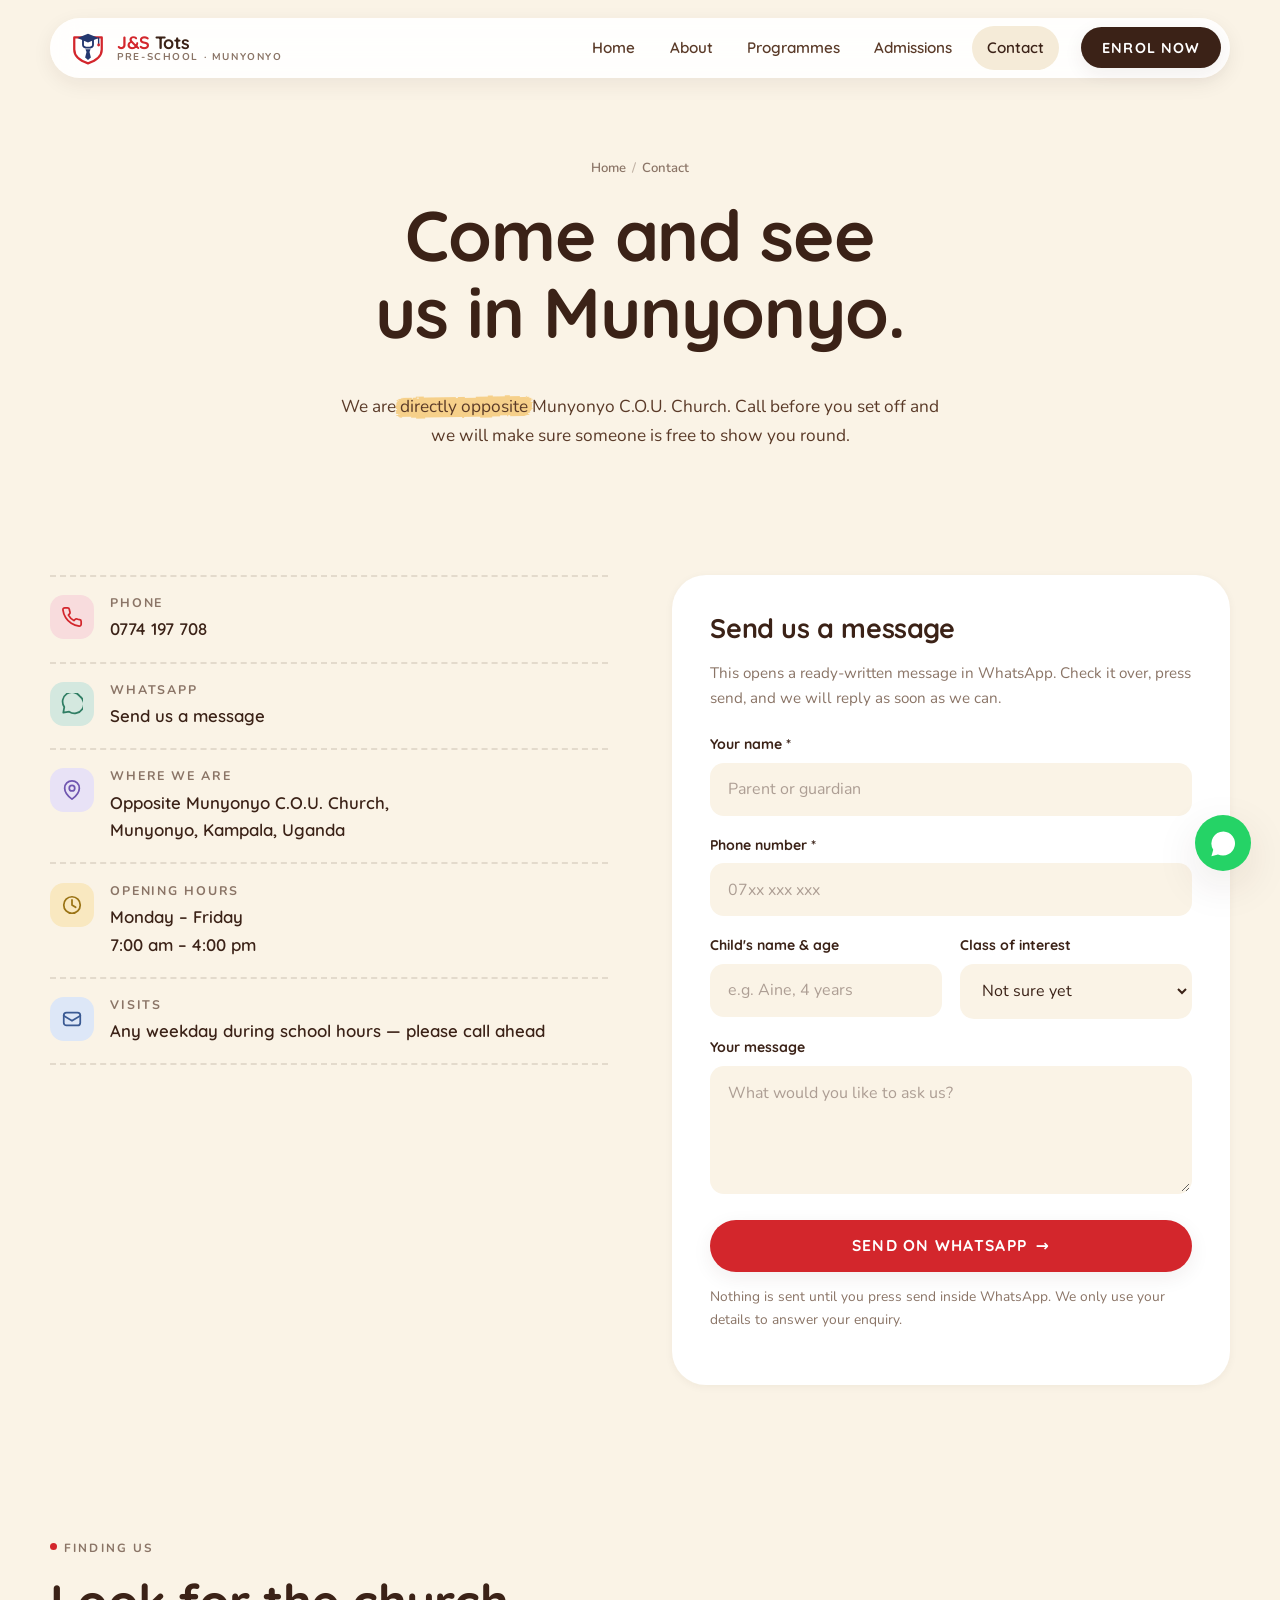
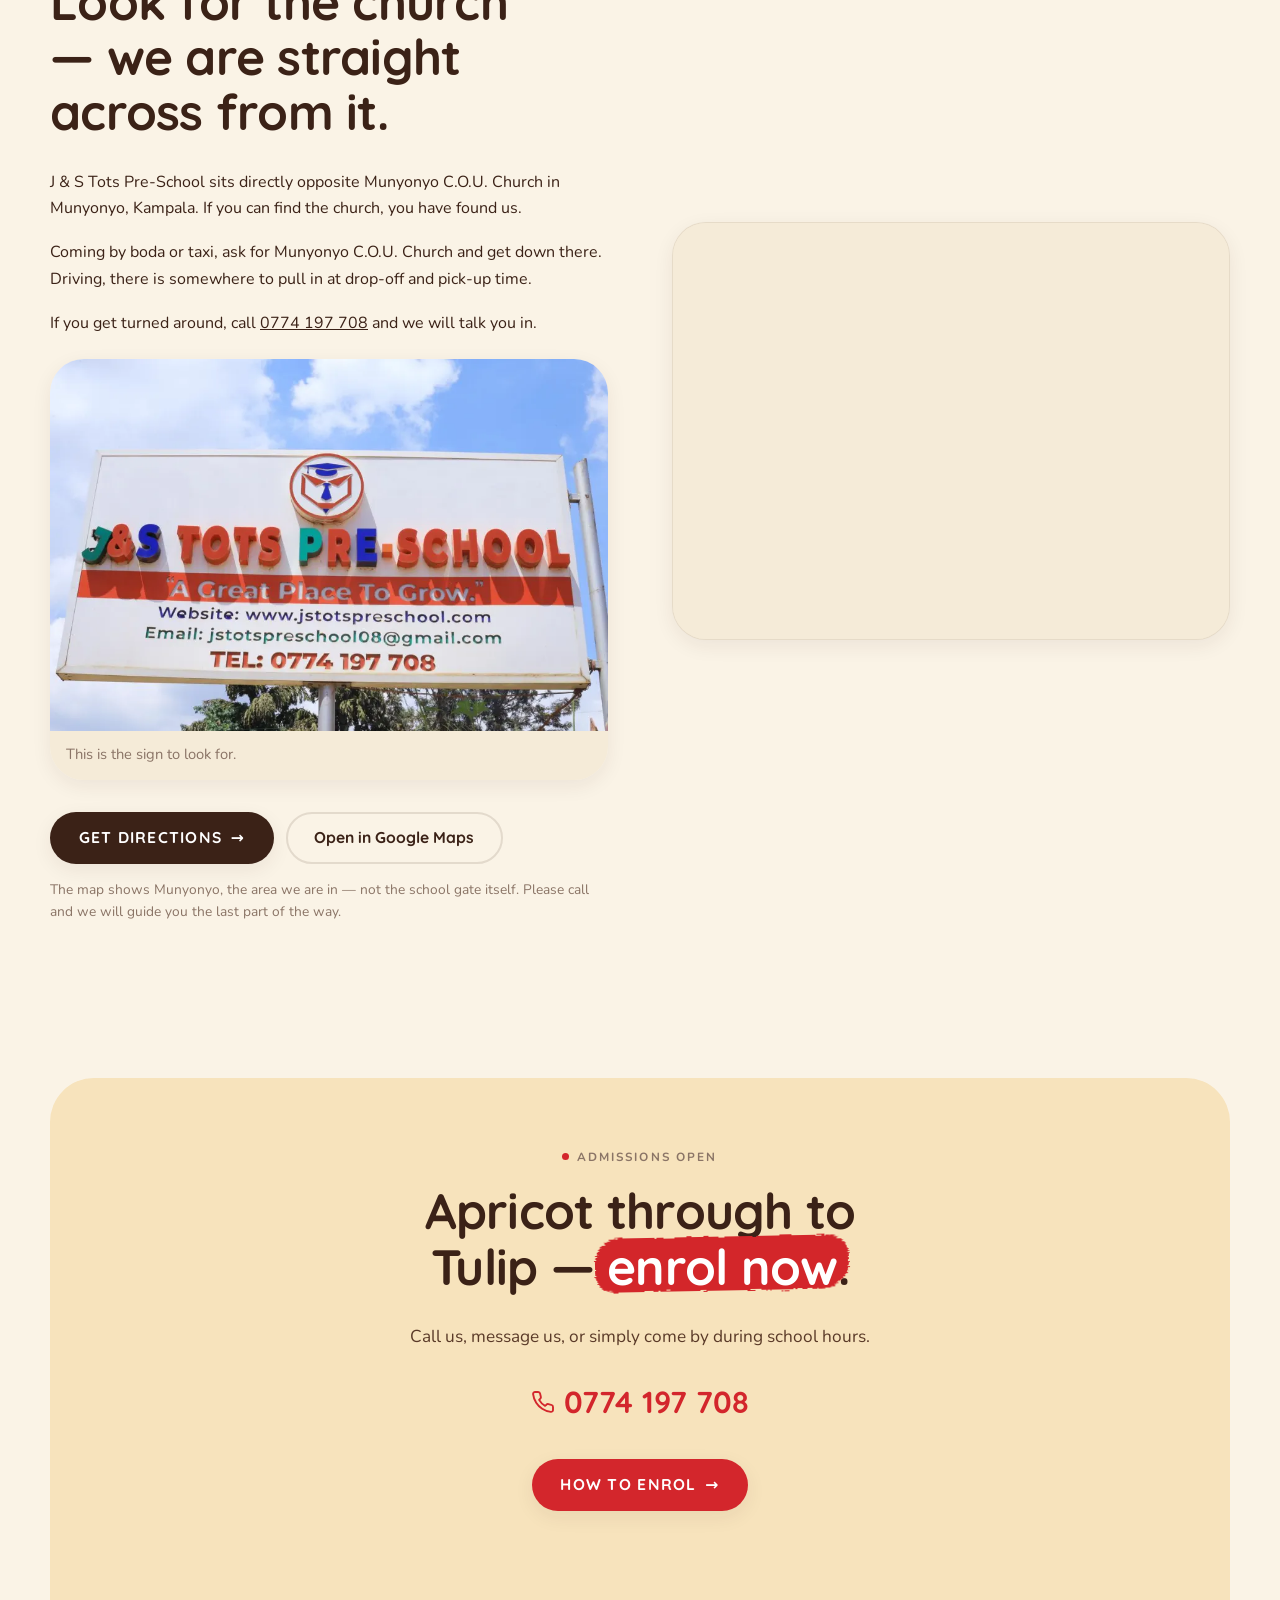
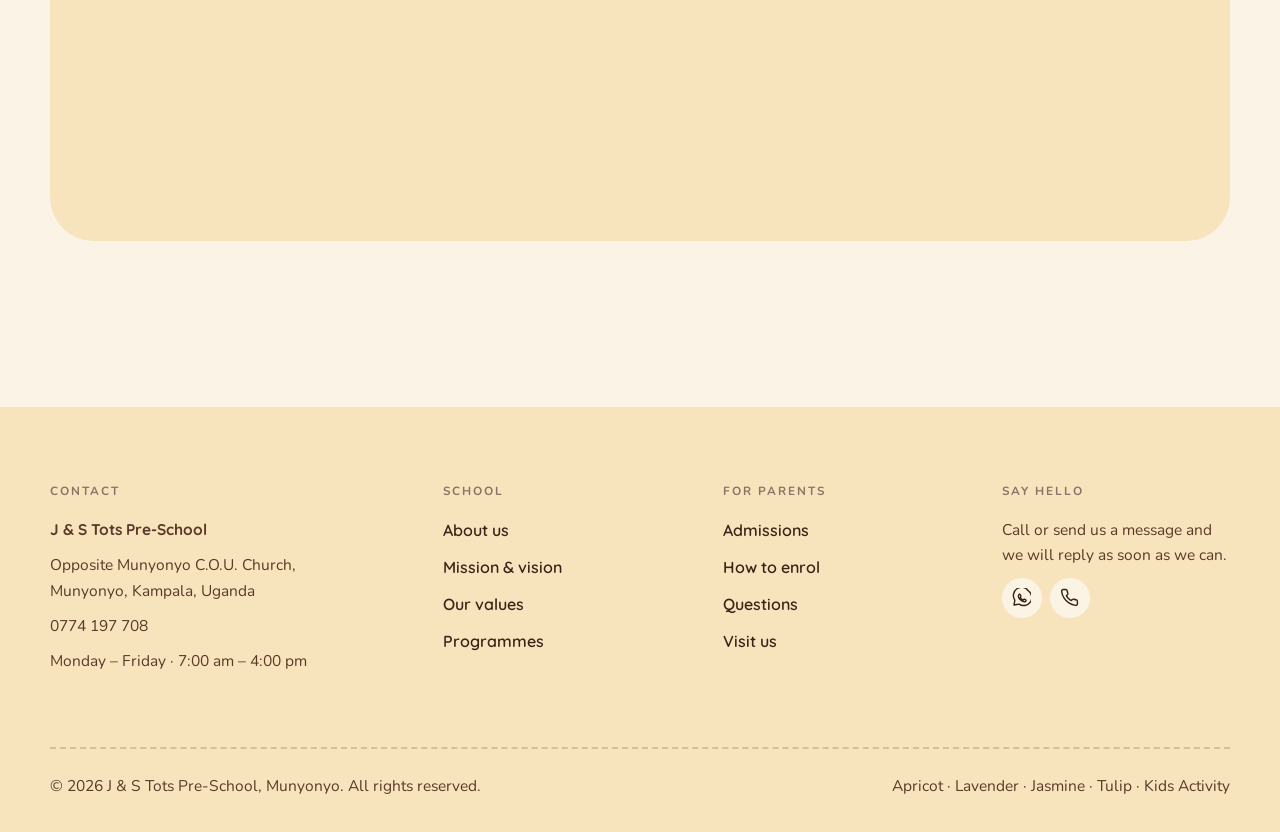
<file: contact.html>
<!doctype html>
<html lang="en">
<head>
<meta charset="utf-8">
<meta name="viewport" content="width=device-width, initial-scale=1">
<script>
/* The GitHub Pages copy is a mirror; jandstots.site is the real site, so
   anything served from github.io bounces to the same page there. Runs before
   the stylesheet so there is nothing to see first. A no-op on the real host,
   and on localhost while the site is being worked on. */
(function () {
  if (!location.hostname.endsWith(".github.io")) return;
  var path = location.pathname.replace(/^\/J-S-Tots/, "") || "/";
  location.replace("https://jandstots.site" + path + location.search + location.hash);
})();
</script>
<title>Contact &amp; visit — J &amp; S Tots Pre-School, Munyonyo</title>
<meta name="description" content="Find J &amp; S Tots Pre-School opposite Munyonyo C.O.U. Church, Kampala. Call 0774 197 708, Monday to Friday, 7:00 am – 4:00 pm.">
<meta name="theme-color" content="#faf3e6">
<link rel="canonical" href="https://jandstots.site/contact.html">
<meta property="og:type" content="website">
<meta property="og:site_name" content="J &amp; S Tots Pre-School">
<meta property="og:locale" content="en_UG">
<meta property="og:url" content="https://jandstots.site/contact.html">
<meta property="og:title" content="Contact &amp; visit — J &amp; S Tots Pre-School, Munyonyo">
<meta property="og:description" content="Find J &amp; S Tots Pre-School opposite Munyonyo C.O.U. Church, Kampala. Call 0774 197 708, Monday to Friday, 7:00 am – 4:00 pm.">
<meta property="og:image" content="https://jandstots.site/assets/img/og-card.jpg">
<meta property="og:image:width" content="1200">
<meta property="og:image:height" content="630">
<meta property="og:image:alt" content="A class at J &amp; S Tots Pre-School photographed together in uniform">
<meta name="twitter:card" content="summary_large_image">
<meta name="twitter:title" content="Contact &amp; visit — J &amp; S Tots Pre-School, Munyonyo">
<meta name="twitter:description" content="Find J &amp; S Tots Pre-School opposite Munyonyo C.O.U. Church, Kampala. Call 0774 197 708, Monday to Friday, 7:00 am – 4:00 pm.">
<meta name="twitter:image" content="https://jandstots.site/assets/img/og-card.jpg">
<link rel="icon" href="assets/img/logo.svg" type="image/svg+xml">
<link rel="preconnect" href="https://fonts.googleapis.com">
<link rel="preconnect" href="https://fonts.gstatic.com" crossorigin>
<link href="https://fonts.googleapis.com/css2?family=Quicksand:wght@500;600;700&family=Nunito:wght@400;600;700&display=swap" rel="stylesheet">
<link rel="stylesheet" href="assets/css/style.css">
<script>document.documentElement.classList.add('js');</script>
<script type="application/ld+json">
{
  "@context": "https://schema.org",
  "@graph": [
    {
      "@type": ["Preschool", "LocalBusiness"],
      "@id": "https://jandstots.site/#school",
      "name": "J & S Tots Pre-School",
      "url": "https://jandstots.site/",
      "image": "https://jandstots.site/assets/img/og-card.jpg",
      "description": "J & S Tots Pre-School in Munyonyo, Kampala. Classes from Apricot through to Tulip, with activity-based learning. Open Monday to Friday, 7:00 am to 4:00 pm.",
      "telephone": "+256774197708",
      "address": {
        "@type": "PostalAddress",
        "streetAddress": "Opposite Munyonyo C.O.U. Church",
        "addressLocality": "Munyonyo",
        "addressRegion": "Kampala",
        "addressCountry": "UG"
      },
      "openingHoursSpecification": {
        "@type": "OpeningHoursSpecification",
        "dayOfWeek": ["Monday", "Tuesday", "Wednesday", "Thursday", "Friday"],
        "opens": "07:00",
        "closes": "16:00"
      }
    },
    {
      "@type": "BreadcrumbList",
      "itemListElement": [
        { "@type": "ListItem", "position": 1, "name": "Home", "item": "https://jandstots.site/" },
        { "@type": "ListItem", "position": 2, "name": "Contact", "item": "https://jandstots.site/contact.html" }
      ]
    }
  ]
}
</script>
</head>
<body>
<a class="skip-link" href="#main">Skip to content</a>

<header class="nav-wrap">
  <nav class="nav" aria-label="Main">
    <a class="brand" href="index.html">
      <img class="brand-mark" src="assets/img/logo.svg" alt="" width="40" height="40">
      <span class="brand-name"><strong>J&amp;S</strong> Tots<span>Pre-School · Munyonyo</span></span>
    </a>
    <ul class="nav-menu" id="nav-menu">
      <li><a href="index.html">Home</a></li>
      <li><a href="about.html">About</a></li>
      <li><a href="programmes.html">Programmes</a></li>
      <li><a href="admissions.html">Admissions</a></li>
      <li><a href="contact.html" aria-current="page">Contact</a></li>
      <li class="nav-menu-cta"><a href="admissions.html">Enrol now</a></li>
    </ul>
    <a class="btn btn-dark btn-sm nav-cta" href="admissions.html">Enrol now</a>
    <button class="nav-toggle" type="button" aria-expanded="false" aria-controls="nav-menu">
      <span class="bars" aria-hidden="true"></span>
      <span class="sr-only">Open menu</span>
    </button>
  </nav>
</header>

<main id="main">

  <section class="page-hero">
    <div class="wrap">
      <p class="crumbs"><a href="index.html">Home</a><span>/</span>Contact</p>
      <h1>Come and see us in Munyonyo.</h1>
      <p class="lede">We are <span class="mark">directly opposite</span> Munyonyo C.O.U. Church. Call before you set off and we will make sure someone is free to show you round.</p>
    </div>
  </section>

  <section class="section-tight">
    <div class="wrap">
      <div class="split" style="align-items:start">

        <div class="reveal">
          <ul class="detail-list">
            <li class="detail">
              <span class="detail-icon tint-red">
                <svg viewBox="0 0 24 24" aria-hidden="true"><path d="M22 16.9v3a2 2 0 0 1-2.2 2 19.8 19.8 0 0 1-8.6-3.1 19.5 19.5 0 0 1-6-6A19.8 19.8 0 0 1 2.1 4.2 2 2 0 0 1 4.1 2h3a2 2 0 0 1 2 1.7c.1 1 .4 1.9.7 2.8a2 2 0 0 1-.5 2.1L8.1 9.9a16 16 0 0 0 6 6l1.3-1.2a2 2 0 0 1 2.1-.5c.9.3 1.8.6 2.8.7a2 2 0 0 1 1.7 2Z"/></svg>
              </span>
              <div>
                <h3>Phone</h3>
                <p><a href="tel:+256774197708">0774 197 708</a></p>
              </div>
            </li>
            <li class="detail">
              <span class="detail-icon tint-sage">
                <svg viewBox="0 0 24 24" aria-hidden="true"><path d="M20.5 3.5A10 10 0 0 0 3.6 15.3L2.5 21.5l6.4-1.1A10 10 0 1 0 20.5 3.5Z"/></svg>
              </span>
              <div>
                <h3>WhatsApp</h3>
                <p><a href="https://wa.me/256774197708">Send us a message</a></p>
              </div>
            </li>
            <li class="detail">
              <span class="detail-icon tint-lav">
                <svg viewBox="0 0 24 24" aria-hidden="true"><path d="M20 10c0 6-8 12-8 12s-8-6-8-12a8 8 0 0 1 16 0Z"/><circle cx="12" cy="10" r="3"/></svg>
              </span>
              <div>
                <h3>Where we are</h3>
                <p>Opposite Munyonyo C.O.U. Church,<br>Munyonyo, Kampala, Uganda</p>
              </div>
            </li>
            <li class="detail">
              <span class="detail-icon tint-butter">
                <svg viewBox="0 0 24 24" aria-hidden="true"><circle cx="12" cy="12" r="9"/><path d="M12 6.5V12l4 2.5"/></svg>
              </span>
              <div>
                <h3>Opening hours</h3>
                <p>Monday – Friday<br>7:00 am – 4:00 pm</p>
              </div>
            </li>
            <li class="detail">
              <span class="detail-icon tint-sky">
                <svg viewBox="0 0 24 24" aria-hidden="true"><path d="M3 8.5 12 14l9-5.5"/><rect x="3" y="5" width="18" height="14" rx="3"/></svg>
              </span>
              <div>
                <h3>Visits</h3>
                <p>Any weekday during school hours — please call ahead</p>
              </div>
            </li>
          </ul>
        </div>

        <div class="reveal reveal-d1">
          <div class="form-card">
            <h2 style="font-size:var(--h3)">Send us a message</h2>
            <p class="muted" style="font-size:0.95rem;margin-bottom:1.4rem">This opens a ready-written message in WhatsApp. Check it over, press send, and we will reply as soon as we can.</p>
            <form id="enquiry-form" data-whatsapp="256774197708" novalidate>
              <div class="field">
                <label for="c-name">Your name <span aria-hidden="true">*</span></label>
                <input id="c-name" name="name" type="text" autocomplete="name" required placeholder="Parent or guardian">
              </div>
              <div class="field">
                <label for="c-phone">Phone number <span aria-hidden="true">*</span></label>
                <input id="c-phone" name="phone" type="tel" autocomplete="tel" required placeholder="07xx xxx xxx">
              </div>
              <div class="field-row">
                <div class="field">
                  <label for="c-child">Child's name &amp; age</label>
                  <input id="c-child" name="child" type="text" placeholder="e.g. Aine, 4 years">
                </div>
                <div class="field">
                  <label for="c-level">Class of interest</label>
                  <select id="c-level" name="level">
                    <option value="">Not sure yet</option>
                    <option>Apricot (Baby Class)</option>
                    <option>Lavender (Middle Class)</option>
                    <option>Jasmine (Top Class)</option>
                    <option>Tulip (Primary One)</option>
                  </select>
                </div>
              </div>
              <div class="field">
                <label for="c-message">Your message</label>
                <textarea id="c-message" name="message" placeholder="What would you like to ask us?"></textarea>
              </div>
              <button class="btn btn-red" type="submit" style="width:100%;justify-content:center">
                Send on WhatsApp <span class="arrow" aria-hidden="true">→</span>
              </button>
              <p class="form-note">Nothing is sent until you press send inside WhatsApp. We only use your details to answer your enquiry.</p>
              <div class="form-status" id="form-status" role="status" aria-live="polite"></div>
            </form>
          </div>
        </div>

      </div>
    </div>
  </section>

  <!-- ============================================= finding us -->
  <section class="section-tight">
    <div class="wrap">
      <div class="split is-reversed">
        <div class="split-media reveal">
          <!-- ===================================================================
               SCHOOL LOCATION — defined only here, in the three URLs below.

               All three currently centre on Munyonyo as a neighbourhood, NOT on
               the school. Searching for "Munyonyo Church of Uganda" was tried and
               rejected: Google resolves it to Kitintale, the wrong part of town.
               A text search can land anywhere, so this needs real coordinates.

               To use the school's own pin, replace all three occurrences of
                   Munyonyo%2C%20Kampala%2C%20Uganda
               with the coordinates, e.g.  0.2567%2C32.6210
               (that is "lat,lng" with the comma written as %2C).
               Then drop the caveat in the note below. No API key is needed.
               =================================================================== -->
          <div class="map-embed">
            <iframe
              title="Map of Munyonyo, Kampala, the area J &amp; S Tots Pre-School is in"
              src="https://www.google.com/maps?q=Munyonyo%2C%20Kampala%2C%20Uganda&amp;z=16&amp;hl=en&amp;output=embed"
              loading="lazy"
              referrerpolicy="no-referrer-when-downgrade"
              allowfullscreen></iframe>
          </div>
        </div>
        <div class="reveal reveal-d1">
          <p class="eyebrow eyebrow-dot">Finding us</p>
          <h2>Look for the church — we are straight across from it.</h2>
          <p>J &amp; S Tots Pre-School sits directly opposite Munyonyo C.O.U. Church in Munyonyo, Kampala. If you can find the church, you have found us.</p>
          <p>Coming by boda or taxi, ask for Munyonyo C.O.U. Church and get down there. Driving, there is somewhere to pull in at drop-off and pick-up time.</p>
          <p>If you get turned around, call <a href="tel:+256774197708" style="text-decoration:underline">0774 197 708</a> and we will talk you in.</p>
          <figure class="sign-shot">
            <img src="assets/img/photo-signboard.webp" alt="The school signboard at the roadside, reading J &amp; S Tots Pre-School" width="900" height="600" loading="lazy" decoding="async">
            <figcaption>This is the sign to look for.</figcaption>
          </figure>
          <div class="btn-row">
            <a class="btn btn-dark" href="https://www.google.com/maps/dir/?api=1&amp;destination=Munyonyo%2C%20Kampala%2C%20Uganda" target="_blank" rel="noopener">
              Get directions <span class="arrow" aria-hidden="true">→</span>
            </a>
            <a class="btn btn-ghost" href="https://www.google.com/maps/search/?api=1&amp;query=Munyonyo%2C%20Kampala%2C%20Uganda" target="_blank" rel="noopener">
              Open in Google Maps
            </a>
          </div>
          <p class="form-note">The map shows Munyonyo, the area we are in — not the school gate itself. Please call and we will guide you the last part of the way.</p>
        </div>
      </div>
    </div>
  </section>

  <section class="section-tight">
    <div class="cta reveal">
      <p class="eyebrow eyebrow-dot">Admissions open</p>
      <h2>Apricot through to Tulip — <span class="hl">enrol now</span>.</h2>
      <p class="lede">Call us, message us, or simply come by during school hours.</p>
      <a class="cta-phone" href="tel:+256774197708">
        <svg viewBox="0 0 24 24" aria-hidden="true" stroke-linecap="round" stroke-linejoin="round"><path d="M22 16.9v3a2 2 0 0 1-2.2 2 19.8 19.8 0 0 1-8.6-3.1 19.5 19.5 0 0 1-6-6A19.8 19.8 0 0 1 2.1 4.2 2 2 0 0 1 4.1 2h3a2 2 0 0 1 2 1.7c.1 1 .4 1.9.7 2.8a2 2 0 0 1-.5 2.1L8.1 9.9a16 16 0 0 0 6 6l1.3-1.2a2 2 0 0 1 2.1-.5c.9.3 1.8.6 2.8.7a2 2 0 0 1 1.7 2Z"/></svg>
        0774 197 708
      </a>
      <div class="btn-row" style="justify-content:center">
        <a class="btn btn-red" href="admissions.html">How to enrol <span class="arrow" aria-hidden="true">→</span></a>
      </div>
    </div>
  </section>

</main>

<footer class="footer">
  <div class="wrap footer-grid">
    <div>
      <h2 class="footer-label">Contact</h2>
      <p class="footer-name">J &amp; S Tots Pre-School</p>
      <p>Opposite Munyonyo C.O.U. Church,<br>Munyonyo, Kampala, Uganda</p>
      <p><a href="tel:+256774197708">0774 197 708</a></p>
      <p>Monday – Friday · 7:00 am – 4:00 pm</p>
    </div>
    <div>
      <h2 class="footer-label">School</h2>
      <ul class="footer-links">
        <li><a href="about.html">About us</a></li>
        <li><a href="about.html#mission">Mission &amp; vision</a></li>
        <li><a href="about.html#values">Our values</a></li>
        <li><a href="programmes.html">Programmes</a></li>
      </ul>
    </div>
    <div>
      <h2 class="footer-label">For parents</h2>
      <ul class="footer-links">
        <li><a href="admissions.html">Admissions</a></li>
        <li><a href="admissions.html#how">How to enrol</a></li>
        <li><a href="admissions.html#faq">Questions</a></li>
        <li><a href="contact.html">Visit us</a></li>
      </ul>
    </div>
    <div>
      <h2 class="footer-label">Say hello</h2>
      <p>Call or send us a message and we will reply as soon as we can.</p>
      <div class="footer-social">
        <a href="https://wa.me/256774197708" aria-label="WhatsApp">
          <svg viewBox="0 0 24 24" aria-hidden="true"><path d="M20.5 3.5A10 10 0 0 0 3.6 15.3L2.5 21.5l6.4-1.1A10 10 0 1 0 20.5 3.5Z"/><path d="M8.6 8.2c.2-.5.4-.5.6-.5h.6c.2 0 .4 0 .6.5l.8 1.9c.1.3 0 .5-.1.7l-.5.6c-.2.2-.3.4-.1.7a7 7 0 0 0 3.3 2.9c.3.1.5.1.7-.1l.6-.7c.2-.2.4-.2.6-.1l1.8.9c.3.1.4.3.4.5a2 2 0 0 1-1.4 1.8c-.6.2-1.4.2-4.2-1.2a9.4 9.4 0 0 1-4-4.3c-.5-1.2-.4-2.3.3-3.1Z"/></svg>
        </a>
        <a href="tel:+256774197708" aria-label="Call the school">
          <svg viewBox="0 0 24 24" aria-hidden="true" stroke-linecap="round" stroke-linejoin="round"><path d="M22 16.9v3a2 2 0 0 1-2.2 2 19.8 19.8 0 0 1-8.6-3.1 19.5 19.5 0 0 1-6-6A19.8 19.8 0 0 1 2.1 4.2 2 2 0 0 1 4.1 2h3a2 2 0 0 1 2 1.7c.1 1 .4 1.9.7 2.8a2 2 0 0 1-.5 2.1L8.1 9.9a16 16 0 0 0 6 6l1.3-1.2a2 2 0 0 1 2.1-.5c.9.3 1.8.6 2.8.7a2 2 0 0 1 1.7 2Z"/></svg>
        </a>
      </div>
    </div>
  </div>
  <div class="wrap footer-base">
    <p>© <span data-year>2026</span> J &amp; S Tots Pre-School, Munyonyo. All rights reserved.</p>
    <p>Apricot · Lavender · Jasmine · Tulip · Kids Activity</p>
  </div>
</footer>

<a class="wa-float" href="https://wa.me/256774197708" aria-label="Chat with us on WhatsApp">
  <svg viewBox="0 0 24 24" aria-hidden="true"><path d="M17.5 14.4c-.3-.2-1.8-.9-2-1-.3-.1-.5-.2-.7.1l-.9 1.1c-.2.2-.3.2-.6.1a8 8 0 0 1-2.4-1.5 9 9 0 0 1-1.6-2c-.2-.3 0-.5.1-.6l.5-.6a2 2 0 0 0 .3-.5c.1-.2 0-.4 0-.5l-1-2.3c-.2-.6-.5-.5-.7-.5h-.6c-.2 0-.5.1-.8.4a3 3 0 0 0-1 2.2 5.2 5.2 0 0 0 1.1 2.8 11.9 11.9 0 0 0 4.6 4.1c2.3 1 2.7.8 3.2.7a2.7 2.7 0 0 0 1.8-1.2c.2-.5.2-1 .2-1.1 0-.1-.2-.2-.5-.3M12 2a10 10 0 0 0-8.5 15.2L2 22.5l5.4-1.4A10 10 0 1 0 12 2Z"/></svg>
</a>

<script src="assets/js/main.js"></script>
<!-- The crayon texture the highlighter marks are drawn with: turbulence
     displaces their edges so they skip the way wax does over paper. Generated,
     so it costs no bandwidth and stays sharp at any size. Every page that uses
     .mark or .hl needs this: a filter: url() pointing at a missing filter makes
     the element render as nothing in Chrome, so the marks would just vanish. -->
<svg aria-hidden="true" focusable="false" width="0" height="0" style="position:absolute">
  <filter id="crayon" x="-15%" y="-40%" width="130%" height="180%">
    <feTurbulence type="fractalNoise" baseFrequency="0.06 0.8" numOctaves="4" seed="7" result="grain"/>
    <feDisplacementMap in="SourceGraphic" in2="grain" scale="5" xChannelSelector="R" yChannelSelector="G"/>
  </filter>
</svg>

</body>
</html>
</file>
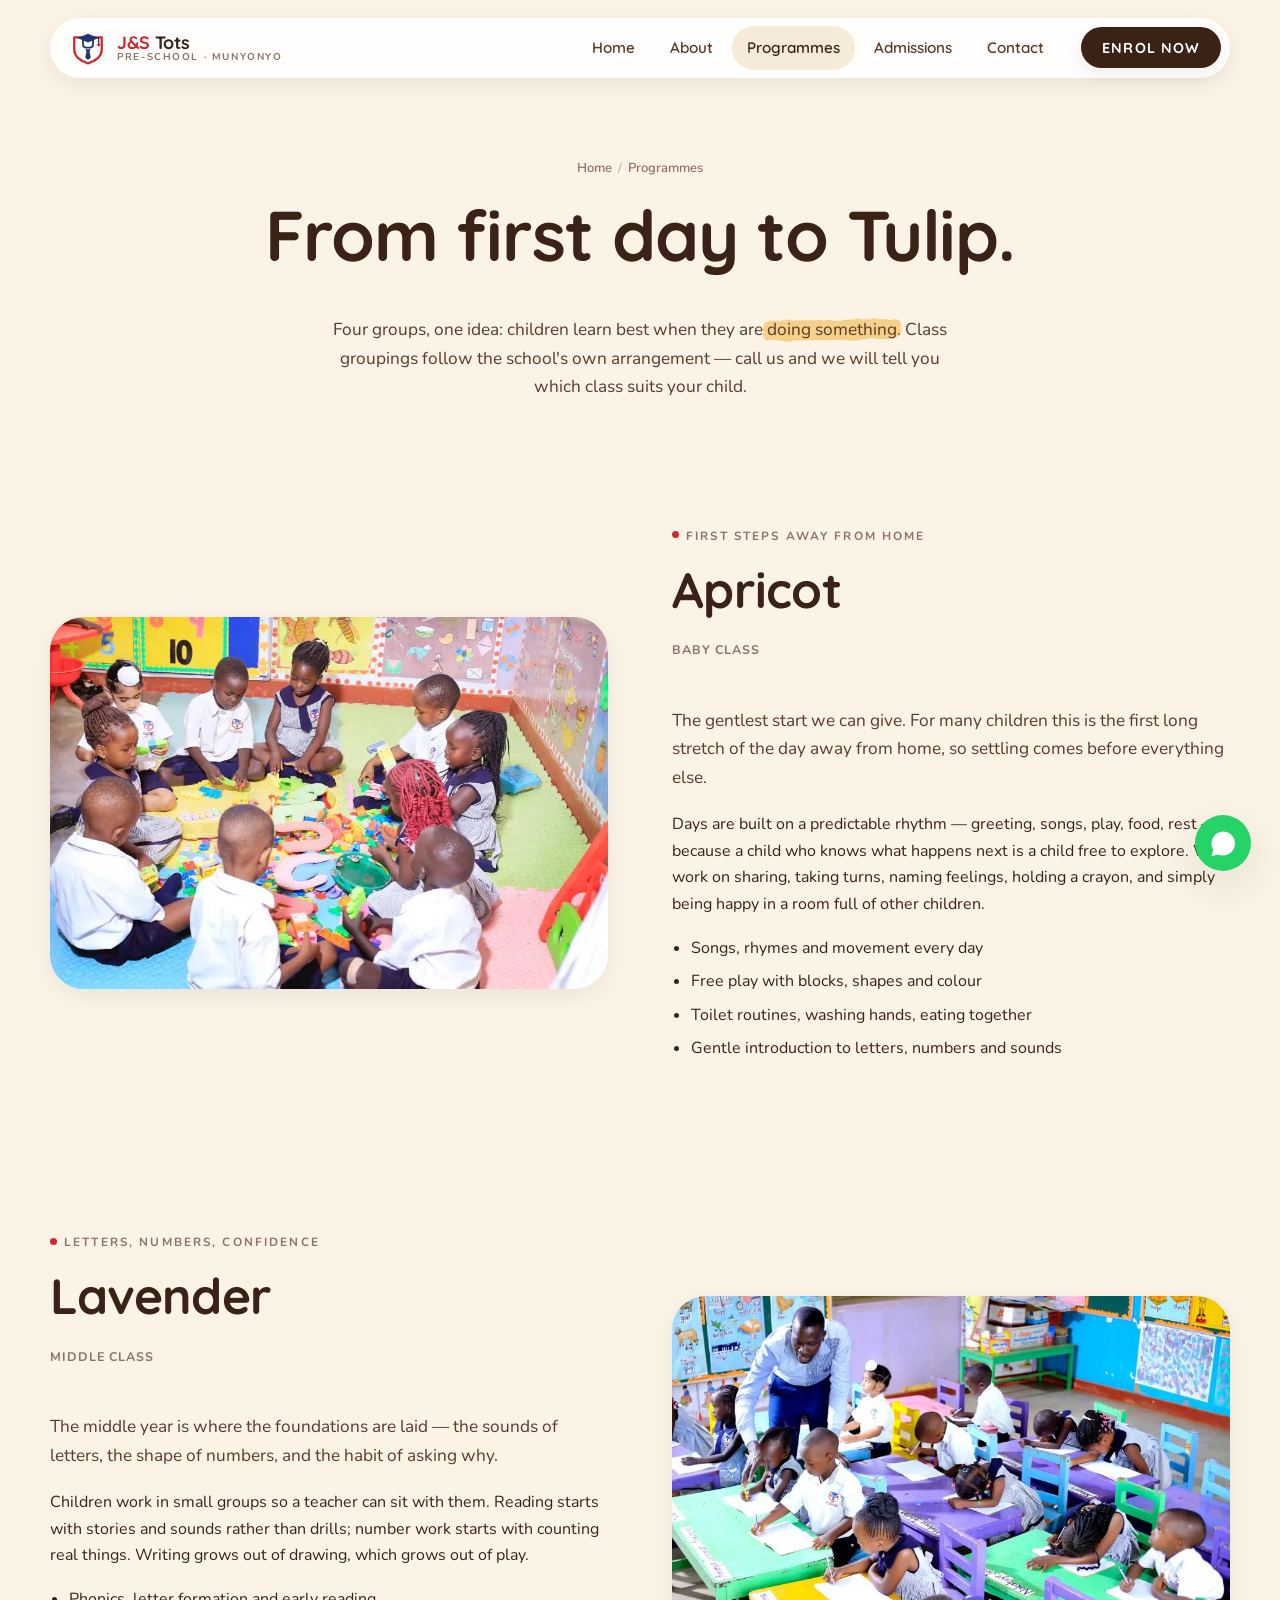
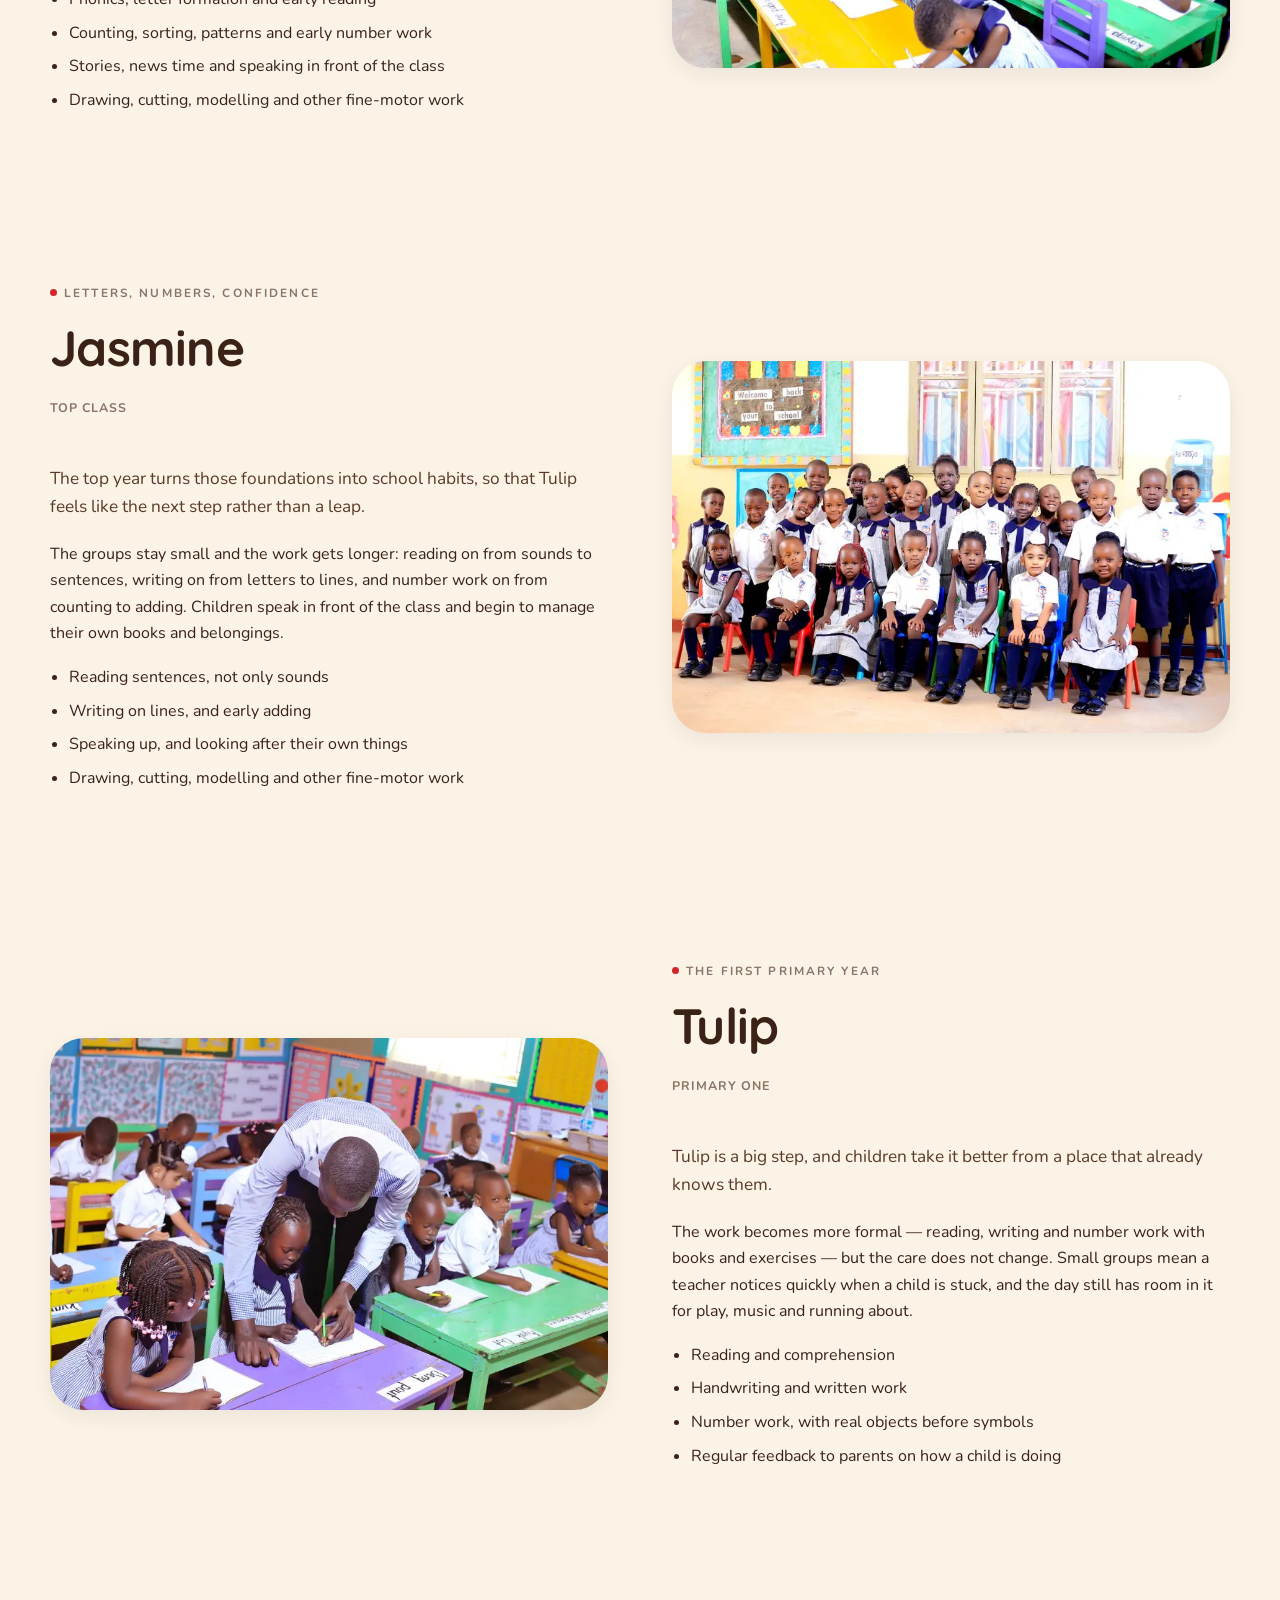
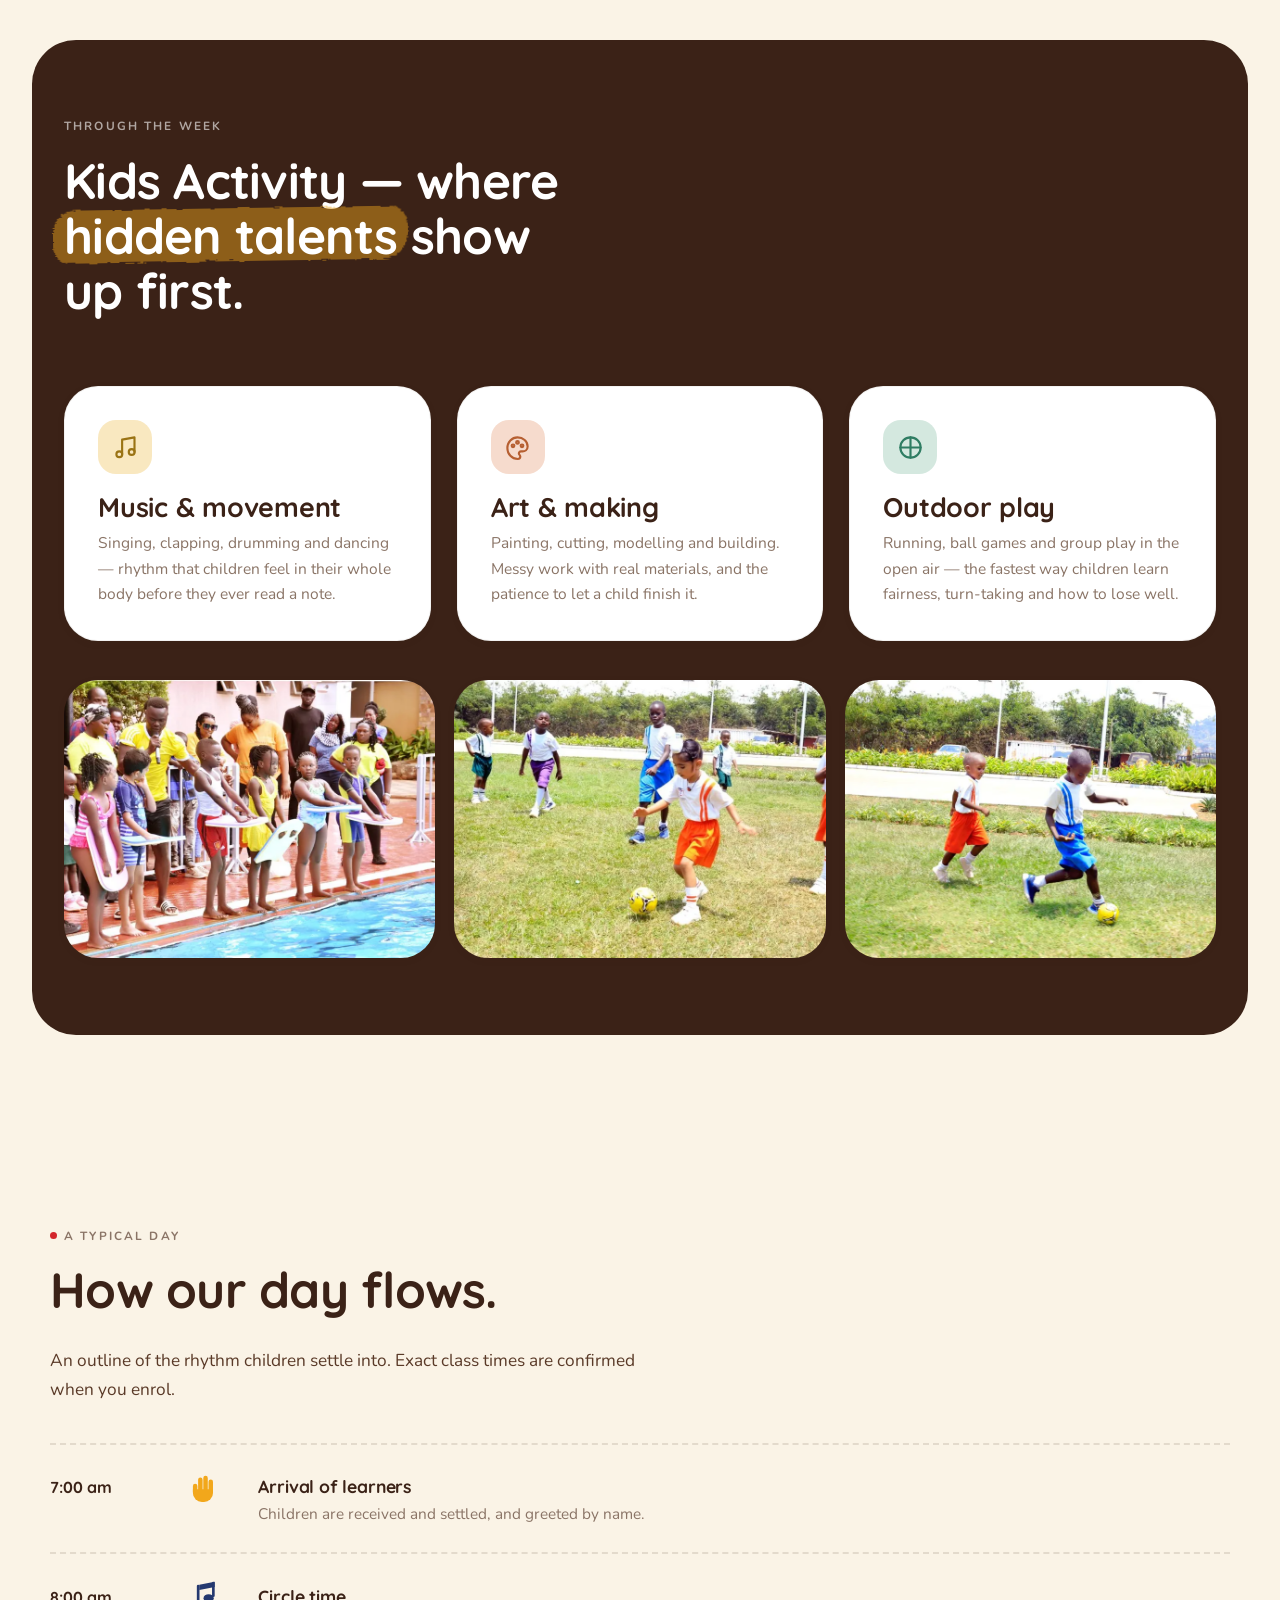
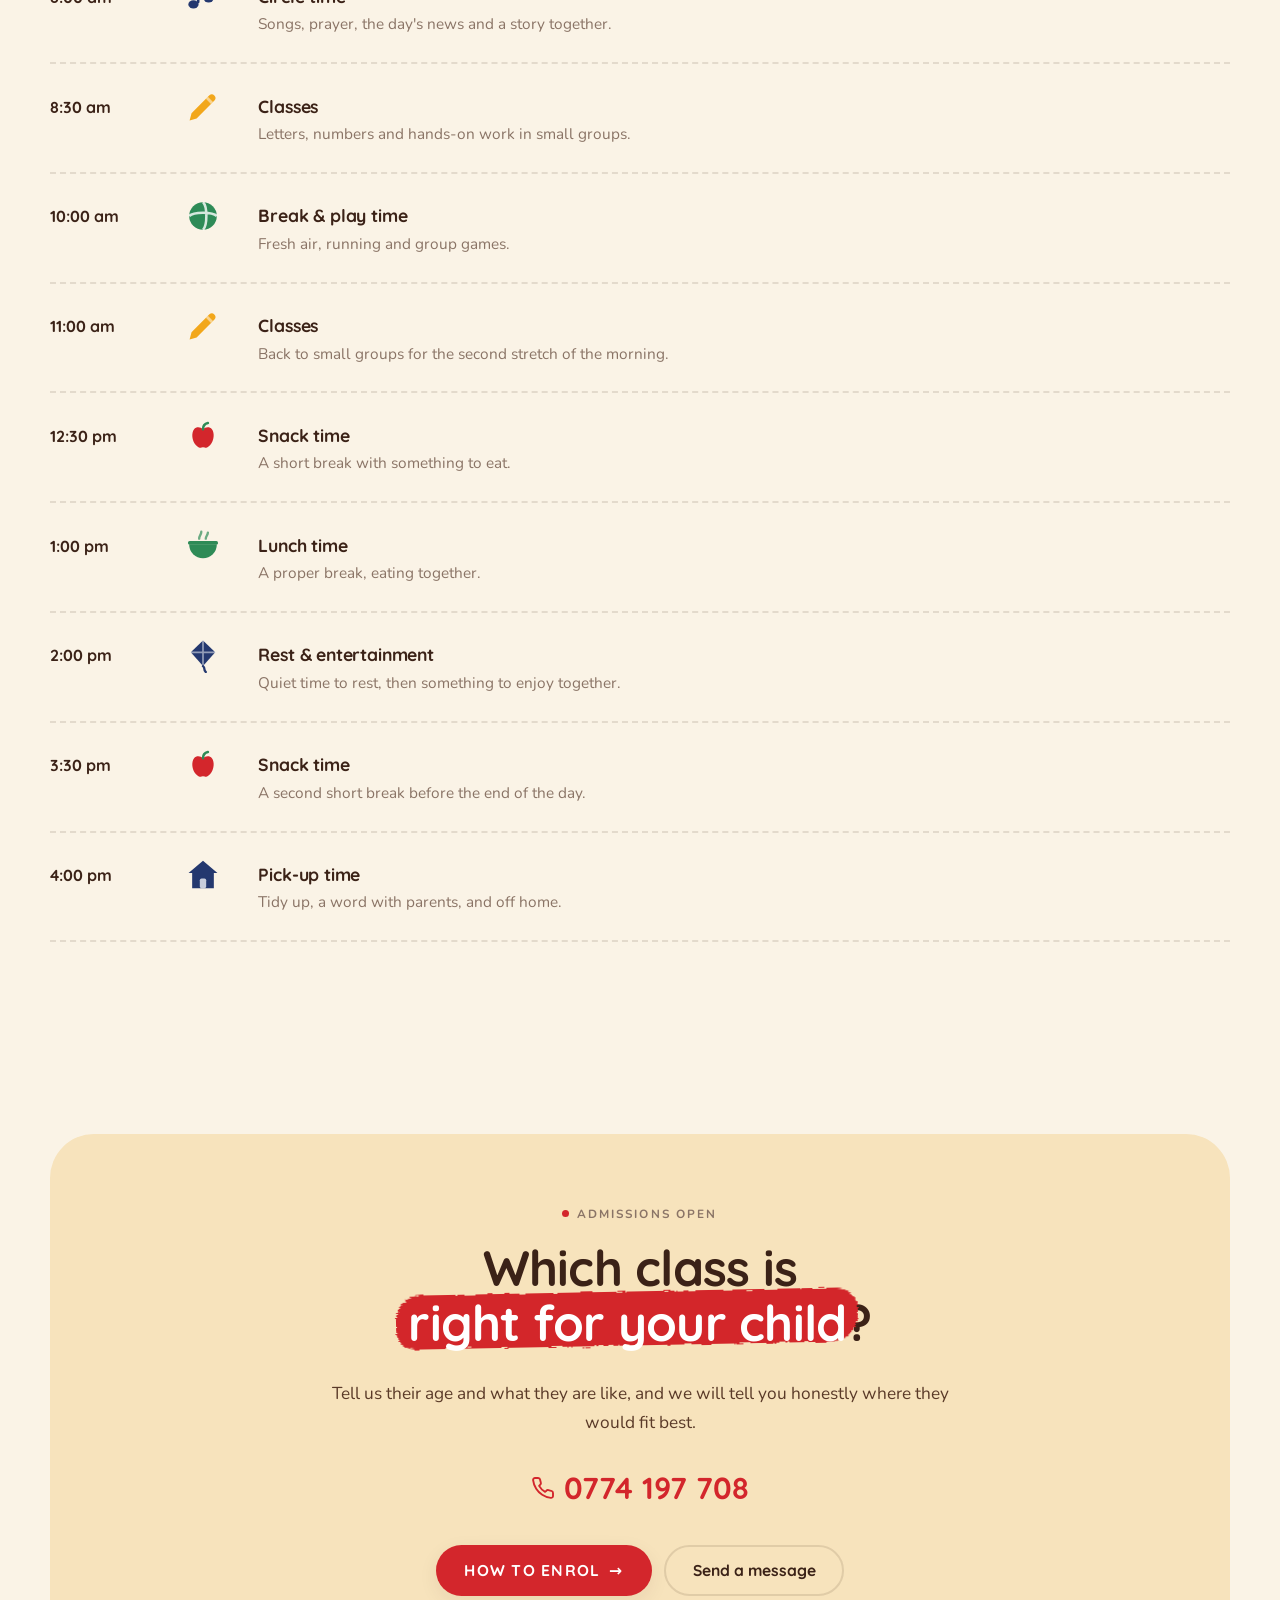
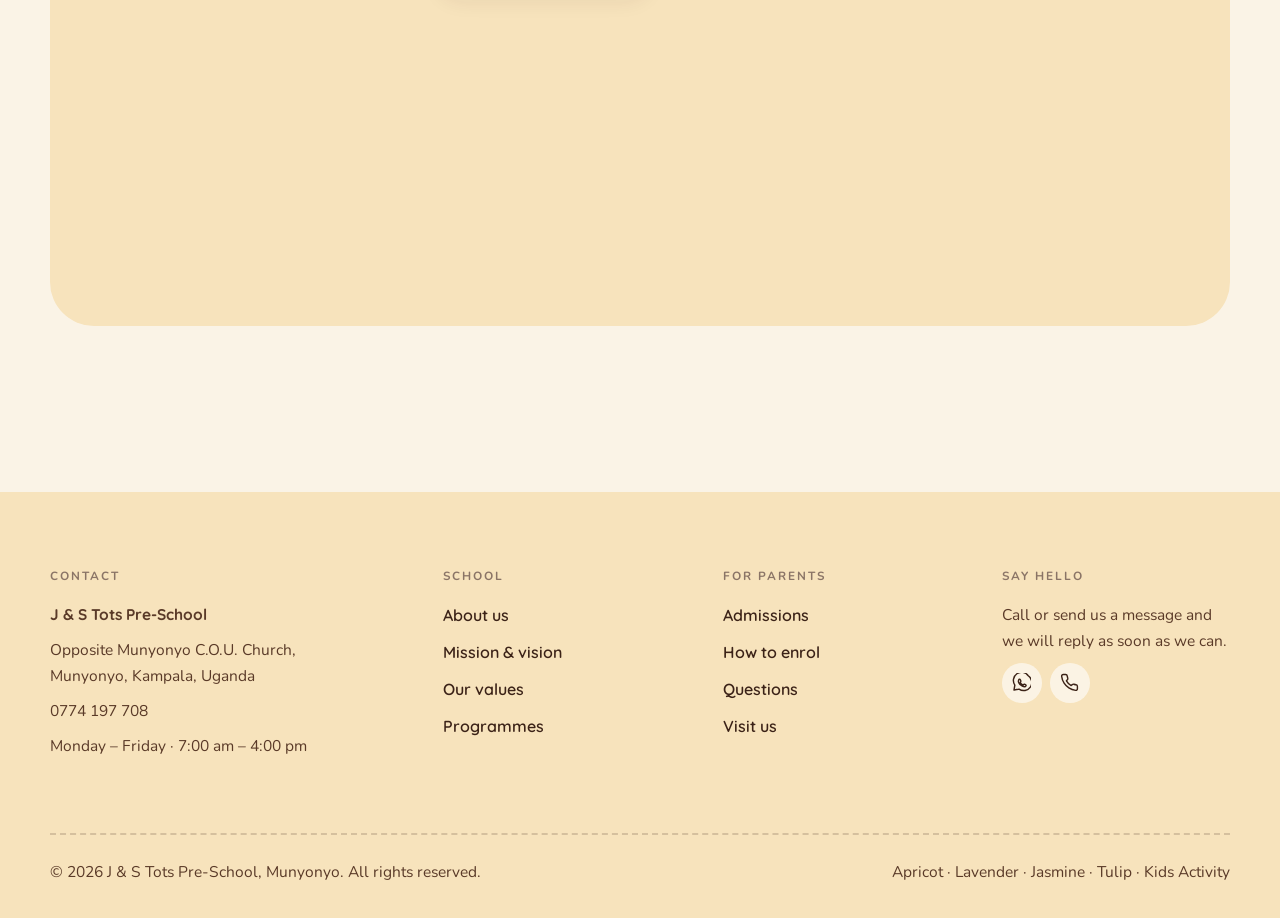
<file: programmes.html>
<!doctype html>
<html lang="en">
<head>
<meta charset="utf-8">
<meta name="viewport" content="width=device-width, initial-scale=1">
<script>
/* The GitHub Pages copy is a mirror; jandstots.site is the real site, so
   anything served from github.io bounces to the same page there. Runs before
   the stylesheet so there is nothing to see first. A no-op on the real host,
   and on localhost while the site is being worked on. */
(function () {
  if (!location.hostname.endsWith(".github.io")) return;
  var path = location.pathname.replace(/^\/J-S-Tots/, "") || "/";
  location.replace("https://jandstots.site" + path + location.search + location.hash);
})();
</script>
<title>Programmes — J &amp; S Tots Pre-School, Munyonyo</title>
<meta name="description" content="Apricot, Lavender, Jasmine, Tulip and Kids Activity at J &amp; S Tots Pre-School, Munyonyo. Activity-based learning in small, colourful classrooms.">
<meta name="theme-color" content="#faf3e6">
<link rel="canonical" href="https://jandstots.site/programmes.html">
<meta property="og:type" content="website">
<meta property="og:site_name" content="J &amp; S Tots Pre-School">
<meta property="og:locale" content="en_UG">
<meta property="og:url" content="https://jandstots.site/programmes.html">
<meta property="og:title" content="Programmes — J &amp; S Tots Pre-School, Munyonyo">
<meta property="og:description" content="Apricot, Lavender, Jasmine, Tulip and Kids Activity at J &amp; S Tots Pre-School, Munyonyo. Activity-based learning in small, colourful classrooms.">
<meta property="og:image" content="https://jandstots.site/assets/img/og-card.jpg">
<meta property="og:image:width" content="1200">
<meta property="og:image:height" content="630">
<meta property="og:image:alt" content="A class at J &amp; S Tots Pre-School photographed together in uniform">
<meta name="twitter:card" content="summary_large_image">
<meta name="twitter:title" content="Programmes — J &amp; S Tots Pre-School, Munyonyo">
<meta name="twitter:description" content="Apricot, Lavender, Jasmine, Tulip and Kids Activity at J &amp; S Tots Pre-School, Munyonyo. Activity-based learning in small, colourful classrooms.">
<meta name="twitter:image" content="https://jandstots.site/assets/img/og-card.jpg">
<link rel="icon" href="assets/img/logo.svg" type="image/svg+xml">
<link rel="preconnect" href="https://fonts.googleapis.com">
<link rel="preconnect" href="https://fonts.gstatic.com" crossorigin>
<link href="https://fonts.googleapis.com/css2?family=Quicksand:wght@500;600;700&family=Nunito:wght@400;600;700&display=swap" rel="stylesheet">
<link rel="stylesheet" href="assets/css/style.css">
<script>document.documentElement.classList.add('js');</script>
<script type="application/ld+json">
{
  "@context": "https://schema.org",
  "@graph": [
    {
      "@type": ["Preschool", "LocalBusiness"],
      "@id": "https://jandstots.site/#school",
      "name": "J & S Tots Pre-School",
      "url": "https://jandstots.site/",
      "image": "https://jandstots.site/assets/img/og-card.jpg",
      "description": "J & S Tots Pre-School in Munyonyo, Kampala. Classes from Apricot through to Tulip, with activity-based learning. Open Monday to Friday, 7:00 am to 4:00 pm.",
      "telephone": "+256774197708",
      "address": {
        "@type": "PostalAddress",
        "streetAddress": "Opposite Munyonyo C.O.U. Church",
        "addressLocality": "Munyonyo",
        "addressRegion": "Kampala",
        "addressCountry": "UG"
      },
      "openingHoursSpecification": {
        "@type": "OpeningHoursSpecification",
        "dayOfWeek": ["Monday", "Tuesday", "Wednesday", "Thursday", "Friday"],
        "opens": "07:00",
        "closes": "16:00"
      }
    },
    {
      "@type": "BreadcrumbList",
      "itemListElement": [
        { "@type": "ListItem", "position": 1, "name": "Home", "item": "https://jandstots.site/" },
        { "@type": "ListItem", "position": 2, "name": "Programmes", "item": "https://jandstots.site/programmes.html" }
      ]
    }
  ]
}
</script>
</head>
<body>
<a class="skip-link" href="#main">Skip to content</a>

<header class="nav-wrap">
  <nav class="nav" aria-label="Main">
    <a class="brand" href="index.html">
      <img class="brand-mark" src="assets/img/logo.svg" alt="" width="40" height="40">
      <span class="brand-name"><strong>J&amp;S</strong> Tots<span>Pre-School · Munyonyo</span></span>
    </a>
    <ul class="nav-menu" id="nav-menu">
      <li><a href="index.html">Home</a></li>
      <li><a href="about.html">About</a></li>
      <li><a href="programmes.html" aria-current="page">Programmes</a></li>
      <li><a href="admissions.html">Admissions</a></li>
      <li><a href="contact.html">Contact</a></li>
      <li class="nav-menu-cta"><a href="admissions.html">Enrol now</a></li>
    </ul>
    <a class="btn btn-dark btn-sm nav-cta" href="admissions.html">Enrol now</a>
    <button class="nav-toggle" type="button" aria-expanded="false" aria-controls="nav-menu">
      <span class="bars" aria-hidden="true"></span>
      <span class="sr-only">Open menu</span>
    </button>
  </nav>
</header>

<main id="main">

  <section class="page-hero">
    <div class="wrap">
      <p class="crumbs"><a href="index.html">Home</a><span>/</span>Programmes</p>
      <h1>From first day to Tulip.</h1>
      <p class="lede">Four groups, one idea: children learn best when they are <span class="mark">doing something</span>. Class groupings follow the school's own arrangement — call us and we will tell you which class suits your child.</p>
    </div>
  </section>

  <!-- ============================================= programme 1 -->
  <section class="section-tight">
    <div class="wrap">
      <div class="split">
        <div class="split-media reveal">
          <img src="assets/img/photo-play-floor.webp" alt="Children on the mat together with foam letters and blocks" width="900" height="600">
        </div>
        <div class="reveal reveal-d1">
          <p class="eyebrow eyebrow-dot">First steps away from home</p>
          <h2>Apricot <span class="class-level">Baby Class</span></h2>
          <p class="lede">The gentlest start we can give. For many children this is the first long stretch of the day away from home, so settling comes before everything else.</p>
          <p>Days are built on a predictable rhythm — greeting, songs, play, food, rest — because a child who knows what happens next is a child free to explore. We work on sharing, taking turns, naming feelings, holding a crayon, and simply being happy in a room full of other children.</p>
          <ul>
            <li>Songs, rhymes and movement every day</li>
            <li>Free play with blocks, shapes and colour</li>
            <li>Toilet routines, washing hands, eating together</li>
            <li>Gentle introduction to letters, numbers and sounds</li>
          </ul>
        </div>
      </div>
    </div>
  </section>

  <!-- ============================================= programme 2 -->
  <section class="section-tight">
    <div class="wrap">
      <div class="split is-reversed">
        <div class="split-media reveal">
          <img src="assets/img/photo-classroom.webp" alt="A class at their desks with their books, a teacher among them" width="900" height="600">
        </div>
        <div class="reveal reveal-d1">
          <p class="eyebrow eyebrow-dot">Letters, numbers, confidence</p>
          <h2>Lavender <span class="class-level">Middle Class</span></h2>
          <p class="lede">The middle year is where the foundations are laid — the sounds of letters, the shape of numbers, and the habit of asking why.</p>
          <p>Children work in small groups so a teacher can sit with them. Reading starts with stories and sounds rather than drills; number work starts with counting real things. Writing grows out of drawing, which grows out of play.</p>
          <ul>
            <li>Phonics, letter formation and early reading</li>
            <li>Counting, sorting, patterns and early number work</li>
            <li>Stories, news time and speaking in front of the class</li>
            <li>Drawing, cutting, modelling and other fine-motor work</li>
          </ul>
        </div>
      </div>
    </div>
  </section>

  <section class="section-tight">
    <div class="wrap">
      <div class="split is-reversed">
        <div class="split-media reveal">
          <img src="assets/img/photo-class-group.webp" alt="A class photographed together in uniform in their classroom" width="900" height="600">
        </div>
        <div class="reveal reveal-d1">
          <p class="eyebrow eyebrow-dot">Letters, numbers, confidence</p>
          <h2>Jasmine <span class="class-level">Top Class</span></h2>
          <p class="lede">The top year turns those foundations into school habits, so that Tulip feels like the next step rather than a leap.</p>
          <p>The groups stay small and the work gets longer: reading on from sounds to sentences, writing on from letters to lines, and number work on from counting to adding. Children speak in front of the class and begin to manage their own books and belongings.</p>
          <ul>
            <li>Reading sentences, not only sounds</li>
            <li>Writing on lines, and early adding</li>
            <li>Speaking up, and looking after their own things</li>
            <li>Drawing, cutting, modelling and other fine-motor work</li>
          </ul>
        </div>
      </div>
    </div>
  </section>

  <!-- ============================================= programme 3 -->
  <section class="section-tight">
    <div class="wrap">
      <div class="split">
        <div class="split-media reveal">
          <img src="assets/img/photo-class-help.webp" alt="A teacher leaning in to help a pupil with her writing" width="900" height="600">
        </div>
        <div class="reveal reveal-d1">
          <p class="eyebrow eyebrow-dot">The first primary year</p>
          <h2>Tulip <span class="class-level">Primary One</span></h2>
          <p class="lede">Tulip is a big step, and children take it better from a place that already knows them.</p>
          <p>The work becomes more formal — reading, writing and number work with books and exercises — but the care does not change. Small groups mean a teacher notices quickly when a child is stuck, and the day still has room in it for play, music and running about.</p>
          <ul>
            <li>Reading and comprehension</li>
            <li>Handwriting and written work</li>
            <li>Number work, with real objects before symbols</li>
            <li>Regular feedback to parents on how a child is doing</li>
          </ul>
        </div>
      </div>
    </div>
  </section>

  <!-- ============================================= kids activity -->
  <section class="section-tight">
    <div class="band-dark">
      <div class="wrap">
        <div class="band-head">
          <div class="reveal">
            <p class="eyebrow">Through the week</p>
            <h2>Kids Activity — where <span class="mark">hidden talents</span> show up first.</h2>
          </div>
        </div>
        <div class="grid-3">
          <article class="card reveal">
            <div class="card-icon tint-butter">
              <svg viewBox="0 0 24 24" aria-hidden="true"><path d="M9 18V5l11-2v13"/><circle cx="6.5" cy="18" r="2.6"/><circle cx="17.5" cy="16" r="2.6"/></svg>
            </div>
            <h3>Music &amp; movement</h3>
            <p>Singing, clapping, drumming and dancing — rhythm that children feel in their whole body before they ever read a note.</p>
          </article>
          <article class="card reveal reveal-d1">
            <div class="card-icon tint-peach">
              <svg viewBox="0 0 24 24" aria-hidden="true"><path d="M12 3c5 0 9 3.6 9 8 0 3-2.4 4.4-4.5 4.4H15a1.8 1.8 0 0 0-1.2 3.1c.4.5.7 1 .7 1.6 0 1.2-1 2.1-2.2 2.1C7 22.2 3 17.8 3 12.4 3 7.2 7 3 12 3Z"/><circle cx="8" cy="10.5" r="1.2"/><circle cx="12" cy="7.5" r="1.2"/><circle cx="16" cy="10.5" r="1.2"/></svg>
            </div>
            <h3>Art &amp; making</h3>
            <p>Painting, cutting, modelling and building. Messy work with real materials, and the patience to let a child finish it.</p>
          </article>
          <article class="card reveal reveal-d2">
            <div class="card-icon tint-sage">
              <svg viewBox="0 0 24 24" aria-hidden="true"><circle cx="12" cy="12" r="9"/><path d="M12 3v18M3 12h18"/></svg>
            </div>
            <h3>Outdoor play</h3>
            <p>Running, ball games and group play in the open air — the fastest way children learn fairness, turn-taking and how to lose well.</p>
          </article>
        </div>


        <!-- the same three things, photographed -->
        <div class="activity-shots">
          <figure class="reveal"><img src="assets/img/photo-swim-lesson.webp" alt="Children lined up at the poolside holding kickboards, with an instructor" width="900" height="600" loading="lazy" decoding="async"></figure>
          <figure class="reveal reveal-d1"><img src="assets/img/photo-football.webp" alt="Children playing football together on the grass" width="900" height="600" loading="lazy" decoding="async"></figure>
          <figure class="reveal reveal-d2"><img src="assets/img/photo-football-two.webp" alt="Two children running after a football" width="900" height="600" loading="lazy" decoding="async"></figure>
        </div>
      </div>
    </div>
  </section>

  <!-- ============================================= day flow -->
  <section class="section">
    <div class="wrap">
      <div class="reveal" style="margin-bottom:clamp(1.6rem,3vw,2.4rem)">
        <p class="eyebrow eyebrow-dot">A typical day</p>
        <h2>How our day flows.</h2>
        <p class="lede">An outline of the rhythm children settle into. Exact class times are confirmed when you enrol.</p>
      </div>
      <div class="flow reveal reveal-d1">
        <div class="flow-row">
          <div class="flow-time">7:00 am<span class="flow-icon fi-wave"><svg viewBox="0 0 32 32" aria-hidden="true"><g fill="currentColor"><rect x="6.5" y="13" width="4.2" height="9" rx="2.1"/><rect x="11.4" y="7" width="4.2" height="15" rx="2.1"/><rect x="16.3" y="5.5" width="4.2" height="16.5" rx="2.1"/><rect x="21.2" y="9" width="4.2" height="13" rx="2.1"/><path d="M6.5 18h18.9v3.6a8.4 8.4 0 0 1-8.4 8.4h-2.1a8.4 8.4 0 0 1-8.4-8.4z"/></g></svg></span></div>
          <div><h3>Arrival of learners</h3><p>Children are received and settled, and greeted by name.</p></div>
        </div>
        <div class="flow-row">
          <div class="flow-time">8:00 am<span class="flow-icon fi-note"><svg viewBox="0 0 32 32" aria-hidden="true"><g fill="currentColor"><path d="M12.5 4.5 27 1.6v5L12.5 9.5z"/><rect x="10.2" y="4.5" width="2.5" height="17.5" rx="1.25"/><rect x="24.5" y="1.6" width="2.5" height="14.5" rx="1.25"/><ellipse cx="7" cy="23" rx="4.8" ry="3.9"/><ellipse cx="21.3" cy="17.2" rx="4.8" ry="3.9"/></g></svg></span></div>
          <div><h3>Circle time</h3><p>Songs, prayer, the day's news and a story together.</p></div>
        </div>
        <div class="flow-row">
          <div class="flow-time">8:30 am<span class="flow-icon fi-pencil"><svg viewBox="0 0 32 32" aria-hidden="true"><path fill="currentColor" d="m3.4 28.6 1.8-6.8L22 5a3.4 3.4 0 0 1 4.8 4.8L10 26.8z"/><path fill="#fff" opacity=".5" d="m20.6 6.4 4.8 4.8-1.9 1.9-4.8-4.8z"/></svg></span></div>
          <div><h3>Classes</h3><p>Letters, numbers and hands-on work in small groups.</p></div>
        </div>
        <div class="flow-row">
          <div class="flow-time">10:00 am<span class="flow-icon fi-ball"><svg viewBox="0 0 32 32" aria-hidden="true"><circle cx="16" cy="16" r="13" fill="currentColor"/><path d="M16 3c4.2 4.2 4.2 21.8 0 26M3 16c4.2-4.2 21.8-4.2 26 0" stroke="#fff" stroke-width="2.4" fill="none" opacity=".8"/></svg></span></div>
          <div><h3>Break &amp; play time</h3><p>Fresh air, running and group games.</p></div>
        </div>
        <div class="flow-row">
          <div class="flow-time">11:00 am<span class="flow-icon fi-pencil"><svg viewBox="0 0 32 32" aria-hidden="true"><path fill="currentColor" d="m3.4 28.6 1.8-6.8L22 5a3.4 3.4 0 0 1 4.8 4.8L10 26.8z"/><path fill="#fff" opacity=".5" d="m20.6 6.4 4.8 4.8-1.9 1.9-4.8-4.8z"/></svg></span></div>
          <div><h3>Classes</h3><p>Back to small groups for the second stretch of the morning.</p></div>
        </div>
        <div class="flow-row">
          <div class="flow-time">12:30 pm<span class="flow-icon fi-apple"><svg viewBox="0 0 32 32" aria-hidden="true"><path fill="currentColor" d="M16 9.6c2.1-2.2 6.3-2.7 8.4 0 2.7 3.5 2.1 10.6-1.6 14.8-1.7 1.9-3.5 2.7-4.7 2.7-1 0-1.4-.4-2.1-.4s-1.1.4-2.1.4c-1.3 0-3-.8-4.7-2.7C5.5 20.2 4.9 13.1 7.6 9.6c2.1-2.7 6.3-2.2 8.4 0Z"/><path d="M16 9.6c0-3.2 1.7-5.3 4.6-5.9" stroke="var(--green)" stroke-width="2.4" fill="none" stroke-linecap="round"/></svg></span></div>
          <div><h3>Snack time</h3><p>A short break with something to eat.</p></div>
        </div>
        <div class="flow-row">
          <div class="flow-time">1:00 pm<span class="flow-icon fi-bowl"><svg viewBox="0 0 32 32" aria-hidden="true"><path fill="currentColor" d="M3 14.6h26A13 13 0 0 1 16 27.6 13 13 0 0 1 3 14.6Z"/><rect x="1.8" y="11.4" width="28.4" height="3.4" rx="1.7" fill="currentColor"/><path d="M20.6 3.4c0 2.6-2 3.1-2 5.7M14.4 2.6c0 2.9-2 3.5-2 6.5" stroke="currentColor" stroke-width="2.2" fill="none" stroke-linecap="round" opacity=".7"/></svg></span></div>
          <div><h3>Lunch time</h3><p>A proper break, eating together.</p></div>
        </div>
        <div class="flow-row">
          <div class="flow-time">2:00 pm<span class="flow-icon fi-kite"><svg viewBox="0 0 32 32" aria-hidden="true"><path fill="currentColor" d="M16 1.5 4.5 12.5 16 25.5 27.5 12.5z"/><path d="M4.5 12.5h23M16 1.5v24" stroke="#fff" stroke-width="1.6" opacity=".5" fill="none"/><path d="M16 25.5c2.6 2 0 3.6 2.6 5.5" stroke="currentColor" stroke-width="2.2" fill="none" stroke-linecap="round"/></svg></span></div>
          <div><h3>Rest &amp; entertainment</h3><p>Quiet time to rest, then something to enjoy together.</p></div>
        </div>
        <div class="flow-row">
          <div class="flow-time">3:30 pm<span class="flow-icon fi-apple"><svg viewBox="0 0 32 32" aria-hidden="true"><path fill="currentColor" d="M16 9.6c2.1-2.2 6.3-2.7 8.4 0 2.7 3.5 2.1 10.6-1.6 14.8-1.7 1.9-3.5 2.7-4.7 2.7-1 0-1.4-.4-2.1-.4s-1.1.4-2.1.4c-1.3 0-3-.8-4.7-2.7C5.5 20.2 4.9 13.1 7.6 9.6c2.1-2.7 6.3-2.2 8.4 0Z"/><path d="M16 9.6c0-3.2 1.7-5.3 4.6-5.9" stroke="var(--green)" stroke-width="2.4" fill="none" stroke-linecap="round"/></svg></span></div>
          <div><h3>Snack time</h3><p>A second short break before the end of the day.</p></div>
        </div>
        <div class="flow-row">
          <div class="flow-time">4:00 pm<span class="flow-icon fi-house"><svg viewBox="0 0 32 32" aria-hidden="true"><path fill="currentColor" d="M16 2.6 2.4 14.2h3.4v14.2h20.4V14.2h3.4z"/><rect x="13" y="19.4" width="6" height="9" rx="1.6" fill="#fff" opacity=".75"/></svg></span></div>
          <div><h3>Pick-up time</h3><p>Tidy up, a word with parents, and off home.</p></div>
        </div>
      </div>
    </div>
  </section>

  <section class="section-tight">
    <div class="cta reveal">
      <p class="eyebrow eyebrow-dot">Admissions open</p>
      <h2>Which class is <span class="hl">right for your child</span>?</h2>
      <p class="lede">Tell us their age and what they are like, and we will tell you honestly where they would fit best.</p>
      <a class="cta-phone" href="tel:+256774197708">
        <svg viewBox="0 0 24 24" aria-hidden="true" stroke-linecap="round" stroke-linejoin="round"><path d="M22 16.9v3a2 2 0 0 1-2.2 2 19.8 19.8 0 0 1-8.6-3.1 19.5 19.5 0 0 1-6-6A19.8 19.8 0 0 1 2.1 4.2 2 2 0 0 1 4.1 2h3a2 2 0 0 1 2 1.7c.1 1 .4 1.9.7 2.8a2 2 0 0 1-.5 2.1L8.1 9.9a16 16 0 0 0 6 6l1.3-1.2a2 2 0 0 1 2.1-.5c.9.3 1.8.6 2.8.7a2 2 0 0 1 1.7 2Z"/></svg>
        0774 197 708
      </a>
      <div class="btn-row" style="justify-content:center">
        <a class="btn btn-red" href="admissions.html">How to enrol <span class="arrow" aria-hidden="true">→</span></a>
        <a class="btn btn-ghost" href="contact.html">Send a message</a>
      </div>
    </div>
  </section>

</main>

<footer class="footer">
  <div class="wrap footer-grid">
    <div>
      <h2 class="footer-label">Contact</h2>
      <p class="footer-name">J &amp; S Tots Pre-School</p>
      <p>Opposite Munyonyo C.O.U. Church,<br>Munyonyo, Kampala, Uganda</p>
      <p><a href="tel:+256774197708">0774 197 708</a></p>
      <p>Monday – Friday · 7:00 am – 4:00 pm</p>
    </div>
    <div>
      <h2 class="footer-label">School</h2>
      <ul class="footer-links">
        <li><a href="about.html">About us</a></li>
        <li><a href="about.html#mission">Mission &amp; vision</a></li>
        <li><a href="about.html#values">Our values</a></li>
        <li><a href="programmes.html">Programmes</a></li>
      </ul>
    </div>
    <div>
      <h2 class="footer-label">For parents</h2>
      <ul class="footer-links">
        <li><a href="admissions.html">Admissions</a></li>
        <li><a href="admissions.html#how">How to enrol</a></li>
        <li><a href="admissions.html#faq">Questions</a></li>
        <li><a href="contact.html">Visit us</a></li>
      </ul>
    </div>
    <div>
      <h2 class="footer-label">Say hello</h2>
      <p>Call or send us a message and we will reply as soon as we can.</p>
      <div class="footer-social">
        <a href="https://wa.me/256774197708" aria-label="WhatsApp">
          <svg viewBox="0 0 24 24" aria-hidden="true"><path d="M20.5 3.5A10 10 0 0 0 3.6 15.3L2.5 21.5l6.4-1.1A10 10 0 1 0 20.5 3.5Z"/><path d="M8.6 8.2c.2-.5.4-.5.6-.5h.6c.2 0 .4 0 .6.5l.8 1.9c.1.3 0 .5-.1.7l-.5.6c-.2.2-.3.4-.1.7a7 7 0 0 0 3.3 2.9c.3.1.5.1.7-.1l.6-.7c.2-.2.4-.2.6-.1l1.8.9c.3.1.4.3.4.5a2 2 0 0 1-1.4 1.8c-.6.2-1.4.2-4.2-1.2a9.4 9.4 0 0 1-4-4.3c-.5-1.2-.4-2.3.3-3.1Z"/></svg>
        </a>
        <a href="tel:+256774197708" aria-label="Call the school">
          <svg viewBox="0 0 24 24" aria-hidden="true" stroke-linecap="round" stroke-linejoin="round"><path d="M22 16.9v3a2 2 0 0 1-2.2 2 19.8 19.8 0 0 1-8.6-3.1 19.5 19.5 0 0 1-6-6A19.8 19.8 0 0 1 2.1 4.2 2 2 0 0 1 4.1 2h3a2 2 0 0 1 2 1.7c.1 1 .4 1.9.7 2.8a2 2 0 0 1-.5 2.1L8.1 9.9a16 16 0 0 0 6 6l1.3-1.2a2 2 0 0 1 2.1-.5c.9.3 1.8.6 2.8.7a2 2 0 0 1 1.7 2Z"/></svg>
        </a>
      </div>
    </div>
  </div>
  <div class="wrap footer-base">
    <p>© <span data-year>2026</span> J &amp; S Tots Pre-School, Munyonyo. All rights reserved.</p>
    <p>Apricot · Lavender · Jasmine · Tulip · Kids Activity</p>
  </div>
</footer>

<a class="wa-float" href="https://wa.me/256774197708" aria-label="Chat with us on WhatsApp">
  <svg viewBox="0 0 24 24" aria-hidden="true"><path d="M17.5 14.4c-.3-.2-1.8-.9-2-1-.3-.1-.5-.2-.7.1l-.9 1.1c-.2.2-.3.2-.6.1a8 8 0 0 1-2.4-1.5 9 9 0 0 1-1.6-2c-.2-.3 0-.5.1-.6l.5-.6a2 2 0 0 0 .3-.5c.1-.2 0-.4 0-.5l-1-2.3c-.2-.6-.5-.5-.7-.5h-.6c-.2 0-.5.1-.8.4a3 3 0 0 0-1 2.2 5.2 5.2 0 0 0 1.1 2.8 11.9 11.9 0 0 0 4.6 4.1c2.3 1 2.7.8 3.2.7a2.7 2.7 0 0 0 1.8-1.2c.2-.5.2-1 .2-1.1 0-.1-.2-.2-.5-.3M12 2a10 10 0 0 0-8.5 15.2L2 22.5l5.4-1.4A10 10 0 1 0 12 2Z"/></svg>
</a>

<script src="assets/js/main.js"></script>
<!-- The crayon texture the highlighter marks are drawn with: turbulence
     displaces their edges so they skip the way wax does over paper. Generated,
     so it costs no bandwidth and stays sharp at any size. Every page that uses
     .mark or .hl needs this: a filter: url() pointing at a missing filter makes
     the element render as nothing in Chrome, so the marks would just vanish. -->
<svg aria-hidden="true" focusable="false" width="0" height="0" style="position:absolute">
  <filter id="crayon" x="-15%" y="-40%" width="130%" height="180%">
    <feTurbulence type="fractalNoise" baseFrequency="0.06 0.8" numOctaves="4" seed="7" result="grain"/>
    <feDisplacementMap in="SourceGraphic" in2="grain" scale="5" xChannelSelector="R" yChannelSelector="G"/>
  </filter>
</svg>

</body>
</html>
</file>
<file: assets/css/style.css>
/* ==========================================================================
   J & S Tots Pre-School — Munyonyo
   Design system: warm cream, deep cocoa, soft pastel accents, rounded type.
   ========================================================================== */

/* --------------------------------------------------- tokens */
:root {
  color-scheme: light;

  /* surfaces */
  --cream: #faf3e6;
  --cream-2: #f5ebd8;
  --sand: #f7e3bc;
  --paper: #ffffff;

  /* ink */
  --ink: #3b2217;
  --ink-2: #5a3a28;
  --muted: #8a7466;
  --line: rgba(59, 34, 23, 0.12);

  /* brand (taken from the school badge + flyer) */
  --red: #d3262c;
  --navy: #24386f;
  --green: #2e8b57;
  --gold: #f2a71b;

  /* pastels */
  --lav: #c3b2e6;
  --sage: #8fc2ac;
  --peach: #e8a17c;
  --sky: #aec7ec;
  --butter: #f0c96a;

  /* shape */
  --r-sm: 14px;
  --r: 24px;
  --r-lg: 34px;
  --r-xl: 44px;
  --pill: 999px;

  --shadow-xs: 0 2px 8px rgba(59, 34, 23, 0.05);
  --shadow-sm: 0 6px 20px rgba(59, 34, 23, 0.07);
  --shadow: 0 14px 44px rgba(59, 34, 23, 0.1);
  --shadow-lg: 0 28px 80px rgba(59, 34, 23, 0.16);

  /* rhythm */
  --maxw: 1180px;
  --gutter: clamp(1.1rem, 3.2vw, 2rem);
  --section: clamp(4.5rem, 9vw, 8rem);

  /* type */
  --font-display: "Quicksand", "Trebuchet MS", system-ui, sans-serif;
  --font-body: "Nunito", system-ui, -apple-system, "Segoe UI", sans-serif;
  --nav-h: 80px;
  --h1: clamp(1.95rem, 5.6vw, 4.4rem);
  /* The minimum used to match --h1 exactly, so on every phone an h1 and an
     h2 both landed on 31px and the hierarchy vanished. 4vw reaches 1.6rem at
     640px, so nothing above a phone changes. */
  --h2: clamp(1.6rem, 4vw, 3.1rem);
  --h3: clamp(1.35rem, 2.1vw, 1.8rem);
  --lede-size: clamp(1.02rem, 1.35vw, 1.2rem);

  --ease: cubic-bezier(0.22, 0.61, 0.36, 1);
  --ease-pop: cubic-bezier(0.34, 1.56, 0.64, 1); /* overshoots, for springier motion */
}

/* --------------------------------------------------- base */
*,
*::before,
*::after { box-sizing: border-box; }

html { -webkit-text-size-adjust: 100%; scroll-behavior: smooth; }

body {
  margin: 0;
  background: var(--cream);
  color: var(--ink);
  font-family: var(--font-body);
  font-size: 1rem;
  line-height: 1.65;
  -webkit-font-smoothing: antialiased;
  overflow-x: hidden;
}

h1, h2, h3, h4 {
  font-family: var(--font-display);
  font-weight: 700;
  /* Leading that follows the size instead of a fixed ratio. A heading set at
     26px on a phone wraps far more than the same words at 60px, so it needs
     air between the lines; the desktop sizes still land near the 1.1 this
     replaces (70px -> 1.09), while 26px opens up to 1.17. */
  line-height: calc(1.05em + 3px);
  letter-spacing: -0.015em;
  margin: 0 0 0.6em;
  text-wrap: balance;
}

h1 { font-size: var(--h1); }
h2 { font-size: var(--h2); }
h3 { font-size: var(--h3); letter-spacing: -0.01em; }

p { margin: 0 0 1.1em; }
p:last-child { margin-bottom: 0; }

a { color: inherit; text-decoration: none; }

img, svg { max-width: 100%; display: block; }

/* An image given a CSS width but no CSS height falls back to its HTML height
   attribute, and is then squashed rather than scaled. That is how the section
   photographs came to render 447x600 against a natural 900x600 -- half their
   proper width, with the children stretched tall. Every other image rule here
   sets its own height, so this changes only the ones that had none.
   Deliberately not applied to svg, whose intrinsic sizing works differently. */
img { height: auto; }

ul, ol { margin: 0 0 1.1em; padding-left: 1.2em; }
li { margin-bottom: 0.45em; }

:focus-visible {
  outline: 3px solid var(--navy);
  outline-offset: 3px;
  border-radius: 6px;
}

::selection { background: var(--butter); color: var(--ink); }

/* --------------------------------------------------- utilities */
.wrap {
  width: min(100% - (var(--gutter) * 2), var(--maxw));
  margin-inline: auto;
}

.wrap-wide {
  width: min(100% - (var(--gutter) * 2), 1440px);
  margin-inline: auto;
}

.sr-only {
  position: absolute;
  width: 1px; height: 1px;
  padding: 0; margin: -1px;
  overflow: hidden;
  clip: rect(0 0 0 0);
  white-space: nowrap;
  border: 0;
}

.skip-link {
  position: absolute;
  left: 50%; top: -100px;
  transform: translateX(-50%);
  background: var(--ink);
  color: #fff;
  padding: 0.7rem 1.3rem;
  border-radius: 0 0 var(--r-sm) var(--r-sm);
  z-index: 200;
  transition: top 0.2s var(--ease);
}
.skip-link:focus { top: 0; }

.eyebrow {
  font-family: var(--font-body);
  font-weight: 700;
  font-size: 0.74rem;
  letter-spacing: 0.18em;
  text-transform: uppercase;
  color: var(--muted);
  margin: 0 0 1rem;
}

.eyebrow-dot::before {
  content: "";
  display: inline-block;
  width: 7px; height: 7px;
  border-radius: 50%;
  background: var(--red);
  margin-right: 0.6em;
  vertical-align: 0.1em;
}

.lede {
  font-size: var(--lede-size);
  color: var(--ink-2);
  max-width: 62ch;
}

.muted { color: var(--muted); }
.center { text-align: center; }
.center .lede { margin-inline: auto; }

.section { padding-block: var(--section); }
.section-tight { padding-block: clamp(3rem, 6vw, 5rem); }

.dashed-rule {
  border: 0;
  border-top: 2px dashed var(--line);
  margin: 0;
}

/* --------------------------------------------------- buttons */
.btn {
  display: inline-flex;
  align-items: center;
  gap: 0.55em;
  font-family: var(--font-display);
  font-weight: 700;
  font-size: 0.98rem;
  line-height: 1;
  padding: 1.02em 1.7em;
  border-radius: var(--pill);
  border: 2px solid transparent;
  cursor: pointer;
  transition: transform 0.25s var(--ease), background-color 0.25s var(--ease),
              color 0.25s var(--ease), box-shadow 0.25s var(--ease),
              border-color 0.25s var(--ease), scale 0.18s var(--ease);
  white-space: nowrap;
}

.btn:hover { transform: translateY(-2px); }
.btn:active { transform: translateY(0); }

.btn-dark { background: var(--ink); color: #fff; box-shadow: var(--shadow-sm); }
.btn-dark:hover { background: #2c190f; box-shadow: var(--shadow); }

.btn-red { background: var(--red); color: #fff; box-shadow: var(--shadow-sm); }
.btn-red:hover { background: #b81f25; box-shadow: var(--shadow); }

/* the primary calls to action shout; ghost and link buttons stay sentence
   case, so the emphasis still means something */
.btn-dark, .btn-red { text-transform: uppercase; letter-spacing: 0.08em; }

.btn-light {
  background: rgba(255, 255, 255, 0.75);
  color: var(--ink);
  border-color: var(--line);
  backdrop-filter: blur(6px);
}
.btn-light:hover { background: #fff; border-color: rgba(59, 34, 23, 0.25); }

.btn-ghost { background: transparent; color: var(--ink); border-color: var(--line); }
.btn-ghost:hover { border-color: var(--ink); }

.btn-on-dark { background: rgba(255, 255, 255, 0.12); color: #fff; border-color: rgba(255, 255, 255, 0.28); }
.btn-on-dark:hover { background: #fff; color: var(--ink); }

.btn .arrow { transition: transform 0.25s var(--ease); }
.btn:hover .arrow { transform: translateX(3px); }

.btn-sm { padding: 0.78em 1.3em; font-size: 0.9rem; }

.btn-row {
  display: flex;
  flex-wrap: wrap;
  gap: 0.75rem;
  margin-top: 2rem;
}
.center .btn-row { justify-content: center; }

/* --------------------------------------------------- navigation */
.nav-wrap {
  position: sticky;
  top: 0;
  z-index: 100;
  padding-top: clamp(0.7rem, 1.6vw, 1.1rem);
  padding-bottom: 0.4rem;
}

.nav {
  width: min(100% - (var(--gutter) * 2), 1180px);
  margin-inline: auto;
  background: rgba(255, 255, 255, 0.92);
  backdrop-filter: blur(14px) saturate(140%);
  border-radius: var(--pill);
  box-shadow: var(--shadow-sm);
  display: flex;
  align-items: center;
  gap: 1rem;
  padding: 0.5rem 0.55rem 0.5rem 1.1rem;
  transition: box-shadow 0.3s var(--ease), background-color 0.3s var(--ease);
}

.nav-wrap.is-stuck .nav { box-shadow: var(--shadow); background: rgba(255, 255, 255, 0.97); }

.brand {
  display: flex;
  align-items: center;
  gap: 0.6rem;
  margin-right: auto;
  flex-shrink: 0;
}

.brand-mark { width: 40px; height: 40px; flex: none; }

.brand-name {
  font-family: var(--font-display);
  font-weight: 700;
  font-size: 1.12rem;
  letter-spacing: -0.02em;
  line-height: 1.05;
}
.brand-name strong { color: var(--red); font-weight: 700; }
.brand-name span { display: block; font-size: 0.62rem; letter-spacing: 0.16em; text-transform: uppercase; color: var(--muted); font-family: var(--font-body); font-weight: 700; }

.nav-menu {
  display: flex;
  align-items: center;
  gap: 0.25rem;
  list-style: none;
  margin: 0;
  padding: 0;
}
.nav-menu li { margin: 0; }

.nav-menu a {
  display: block;
  font-family: var(--font-display);
  font-weight: 600;
  font-size: 0.95rem;
  padding: 0.6rem 0.95rem;
  border-radius: var(--pill);
  color: var(--ink-2);
  transition: background-color 0.2s var(--ease), color 0.2s var(--ease);
}
.nav-menu a:hover { background: var(--cream-2); color: var(--ink); }
.nav-menu a[aria-current="page"] { color: var(--ink); background: var(--cream-2); }

.nav-cta { margin-left: 0.4rem; }

/* the drawer's own call to action only exists in the mobile menu */
.nav-menu-cta { display: none; }

.nav-toggle {
  display: none;
  width: 46px; height: 46px;
  border: 0;
  border-radius: 50%;
  background: var(--cream-2);
  cursor: pointer;
  position: relative;
  flex: none;
}
.nav-toggle .bars,
.nav-toggle .bars::before,
.nav-toggle .bars::after {
  position: absolute;
  left: 50%;
  width: 18px; height: 2.4px;
  background: var(--ink);
  border-radius: 2px;
  transform: translateX(-50%);
  transition: transform 0.28s var(--ease), opacity 0.2s var(--ease);
}
.nav-toggle .bars { top: 50%; margin-top: -1.2px; }
.nav-toggle .bars::before { content: ""; top: -6px; }
.nav-toggle .bars::after { content: ""; top: 6px; }

.nav-toggle[aria-expanded="true"] .bars { background: transparent; }
.nav-toggle[aria-expanded="true"] .bars::before { transform: translateX(-50%) translateY(6px) rotate(45deg); }
.nav-toggle[aria-expanded="true"] .bars::after { transform: translateX(-50%) translateY(-6px) rotate(-45deg); }

/* --------------------------------------------------- hero */
/* The hero pins while the rest of the page rides up over it. This is plain
   sticky positioning rather than an animation, so the overlap itself works in
   every browser — only the dimming behind the sheet needs scroll-driven
   animation support. */
.hero { padding-top: 0; position: sticky; top: 0; z-index: 0; }

.after-hero {
  position: relative;
  z-index: 1;
  background: var(--cream);
  border-radius: var(--r-xl) var(--r-xl) 0 0;
  box-shadow: 0 -16px 44px rgba(59, 34, 23, 0.14);
}

/* --------------------------------------------------- the pupil in the CTA
   She used to straddle the hero seam. The cast now stands along that floor,
   so she moved to the CTA panel, whose own overflow:hidden crops her cleanly
   against the panel edge. */
.cta .slot-pupil {
  position: absolute;
  /* left+right+auto margins centres her without touching `translate`, which
     pupil-arrive animates — a centring translate would simply be overwritten */
  left: 0;
  right: 0;
  margin-inline: auto;
  bottom: 0;
  width: var(--pupil-w);
  pointer-events: none;
  transform-origin: bottom center;
}
.pupil { display: block; width: 100%; height: auto; }

/* --------------------------------------------------- the photo rim
   Every cut-out carries the same sticker edge: four drop-shadows build a white
   rim, four more put the brand colours just outside it, and the last lifts it
   off the page. Each applies to the RESULT of the previous, which is what makes
   concentric rings rather than one flat halo. Static, so it rasterises once. */
.pupil,
.cast {
  /* just the white sticker edge and a lift now — the brand colours moved to
     the floating stroke behind, which halves the filter passes as well */
  --rim: 2px;
  filter:
    drop-shadow(var(--rim) 0 0 #fff) drop-shadow(calc(var(--rim) * -1) 0 0 #fff)
    drop-shadow(0 var(--rim) 0 #fff) drop-shadow(0 calc(var(--rim) * -1) 0 #fff)
    drop-shadow(0 16px 20px rgba(59, 34, 23, 0.32));
}



/* The hero is a stage: badge, news pill and headline in the upper half, and
   the cast standing on the floor breaking the bottom of the type — the move
   every one of the reference posters makes. The box carries the hero's own
   height, since there is no full-bleed picture left to set it. */
.hero-media {
  position: relative;
  width: min(100% - (var(--gutter) * 2), 1440px);
  margin-inline: auto;
  margin-top: calc(var(--nav-h) * -1);
  border-radius: var(--r-xl);
  overflow: hidden;
  /* the warm glow of the reference poster, over the brand's own amber */
  background:
    radial-gradient(86% 64% at 50% 112%, rgba(255, 255, 255, 0.48) 0%, transparent 58%),
    radial-gradient(70% 55% at 50% 12%, #ffd89c 0%, transparent 72%),
    linear-gradient(168deg, #f6a93f 0%, #ef7a2a 46%, #df5220 100%);
  box-shadow: var(--shadow);
  /* floor and ceiling both: tall enough that the sheet stays off screen at
     scroll 0, short enough that the wording stays on it */
  min-height: 96vh; /* fallback for browsers without lvh */
  min-height: max(470px, 96lvh);
  max-height: 96vh;
  max-height: 96lvh;
}

.hero-overlay {
  position: relative;
  z-index: 2;
  min-width: 0;
  padding: calc(var(--nav-h) + 0.1rem) clamp(1.2rem, 4vw, 3.2rem) 0;
  color: #fff;
  display: flex;
  flex-direction: column;
  align-items: center;
  text-align: center;
  gap: 0.45rem;
}

.hero-badge {
  width: clamp(36px, 3.6vw, 54px);
  height: auto;
  filter: drop-shadow(0 6px 14px rgba(90, 34, 8, 0.32));
}

/* the pill inherits align-self: flex-start from the old left-aligned hero;
   this stage is centred, so it has to be told */
.hero-overlay .ticker { align-self: center; }

/* Bolder than the site default: larger, tighter tracking and a shorter
   measure, so it lands as a statement rather than a sentence. */
.hero-overlay h1 {
  position: relative;
  z-index: 0;
  color: #fff;
  margin: 0;
  max-width: 17ch;
  font-size: clamp(2.1rem, 5.4vw, 4.25rem);
  letter-spacing: -0.03em;
  /* 0.99 is a poster effect that only works large. The font-size clamp bottoms
     out at 33.6px and stays there on every phone from 360 to 430 wide, where
     lines set tighter than the letters are tall simply collide. This keeps
     0.99 at the 68px desktop size and relaxes to 1.07 on a phone. */
  line-height: calc(0.92em + 5px);
  text-shadow: 0 3px 22px rgba(110, 42, 10, 0.32);
}

/* A marker stroke behind two words, in the spirit of the reference poster.
   The text stays white on a solid brand red, so the accent costs nothing in
   contrast — tinting the words themselves would have. The four corner radii
   differ so the bar reads as drawn by hand rather than set by a computer. */
/* --------------------------------------------------- crayon highlights
   A waxy marker stroke behind the words that matter. The texture is an SVG
   turbulence filter rather than an image, so it costs nothing to download and
   stays sharp at any size; the displacement roughens the bar's edges the way
   a crayon skips over paper. The four corner radii differ so the shape reads
   as drawn rather than set. */
.hl {
  position: relative;
  z-index: 0;
  white-space: nowrap;
}
.hl::before {
  content: "";
  position: absolute;
  z-index: -1;
  inset: 0.1em -0.24em 0.06em -0.24em;
  background: var(--red);
  border-radius: 0.5em 0.42em 0.55em 0.38em;
  rotate: -1.1deg;
  filter: url("#crayon");
  transform-origin: left center;
}
.hero-overlay h1 .hl::before { box-shadow: 0 6px 16px rgba(120, 30, 10, 0.25); }
.cta h2 .hl { color: #fff; }

/* A highlighter pen rather than a marker bar. .hl lays solid red behind white
   wording, which only works where the wording is already white; on the cream
   pages the same treatment would bury the words. This one is translucent gold,
   so dark text reads straight through it and one class can mark key points
   anywhere on the site. It joins the same draw-on-reveal and wobble as .hl
   below, so a page does not end up with two different crayon behaviours. */
.mark {
  position: relative;
  z-index: 0;
  white-space: nowrap;
}
.mark::before {
  content: "";
  position: absolute;
  z-index: -1;
  inset: 0.14em -0.22em 0.04em -0.22em;
  background: var(--gold);
  opacity: 0.45;
  border-radius: 0.46em 0.38em 0.52em 0.34em;
  rotate: -0.9deg;
  filter: url("#crayon");
  transform-origin: left center;
}
/* Inline accents get an underline rather than a full bar, so body copy stays
   readable.

   It is a background on the inline box, not an absolutely positioned ::after.
   A bar cannot follow a phrase that wraps: the containing block of an
   absolutely positioned child of a wrapped inline is the union of its
   fragments, so on a phone "opposite Munyonyo C.O.U. Church" drew a 162px
   underline that matched neither of its two lines, and "right here in
   Munyonyo" drew one 3px wide. A background with box-decoration-break: clone
   gives every line its own rule, the full width of that line.

   The cost is the crayon texture — a filter here would roughen the words along
   with the rule beneath them. .hl and .mark keep it: they mark short phrases
   chosen not to wrap. */
.shout {
  padding-bottom: 0.1em;
  background-image: linear-gradient(var(--gold), var(--gold));
  background-repeat: no-repeat;
  background-position: 0 100%;
  background-size: 100% 0.24em;
  border-radius: 0.3em;
  -webkit-box-decoration-break: clone;
          box-decoration-break: clone;
}

/* --------------------------------------------------- the cast
   Absolutely positioned on purpose: four photographs must never be the thing
   that decides how tall the hero is. Letting a picture drive that height is
   the fault that put the wording below the fold twice already. */
/* --------------------------------------------------- the cast on the seam
   All three stand on the line where the sheet climbs over the pinned hero,
   not on the hero's own floor. The sheet does no overflow clipping and sits
   at z-index 1 over the hero's 0, so they hang above that line as whole
   figures and paint in front of everything in the hero.

   Sized to stand side by side without touching. With their height multipliers
   the three together measure about 2.07x the row height, so at the 140px floor
   they come to 310px -- inside the 367px a 390px phone leaves once the padding
   is off. The 280px cap stops them growing into the sheet on a large monitor.

   The offset is a negative `top`, not a translate: the scroll animation owns
   translate and would overwrite a positioning one -- the trap the CTA pupil
   fell into. */
.seam-cast {
  --cast-h: clamp(150px, 17vw, 280px);
  position: absolute;
  left: 0;
  right: 0;
  top: calc(var(--cast-h) * -0.55);
  display: flex;
  align-items: flex-end;
  /* Together, not spread. space-between put one at each corner of a 1425px
     row with 400px of bare seam between them, which is not side by side. A
     proportional gap keeps them a group at any width: about 12px apart on a
     phone, 43px on a desktop. */
  justify-content: center;
  gap: clamp(0.5rem, 3vw, 4rem);
  /* mirrors the hero card's own inset, so they line up with its edges */
  padding-inline: calc(max(var(--gutter), (100% - 1440px) / 2) + 1.2rem);
  pointer-events: none;
}

/* The slot is the flex item and carries the width; the photograph just fills
   it. The slot exists so there is something to hang the floating stroke on —
   an <img> is a replaced element and will not render ::before. */
.cast-slot {
  /* one home for the two stroke opacities: the reveal rules below repeat
     them, and a mismatch would show as a jump when the stroke fades in */
  --stroke-in: 1;
  --stroke-out: 0.85;
  position: relative;
  z-index: 0;
  display: block;
  /* min-width:0 lets them shrink together rather than overflow the row on a
     narrow screen; heights follow the aspect ratio, so they shorten with it */
  min-width: 0;
}

.cast {
  display: block;
  height: 100%;
  width: auto;
}

/* --------------------------------------------------- the floating stroke
   A two-colour copy of the child's own silhouette, drifting behind them. The
   photograph is used as the mask, so the shape follows the cut-out instead of
   being a disc behind it, and scaling it past 1 makes it read as a stroke
   peeking out around the edges. Only transform properties animate, so it is
   all compositor work and nothing repaints.

   z-index -1 inside the slot's own stacking context keeps it behind the
   photograph and still in front of the hero background. */
.cast-slot::before {
  content: "";
  position: absolute;
  inset: 0;
  z-index: -1;
  background: linear-gradient(142deg, var(--b1) 0%, var(--b2) 100%);
  -webkit-mask-image: var(--img);
          mask-image: var(--img);
  -webkit-mask-size: contain;
          mask-size: contain;
  -webkit-mask-position: bottom center;
          mask-position: bottom center;
  -webkit-mask-repeat: no-repeat;
          mask-repeat: no-repeat;
  /* Grow it about its own centre, not its feet. Anchoring at bottom centre
     pushed a 400px-tall silhouette ~58px upward at 1.1, which read as a ghost
     standing behind the child rather than an outline around them. From the
     centre a far smaller scale gives an even edge all the way round. */
  transform-origin: center;
  scale: 1.09;
  opacity: var(--stroke-in);
}
/* A second, wider stroke in the brand red sits behind the gradient one, so the
   edge reads as two layers rather than one. Same mask, larger scale, lower
   opacity; z-index -2 puts it behind ::before, which is at -1. */
.cast-slot::after {
  content: "";
  position: absolute;
  inset: 0;
  z-index: -2;
  background: var(--red);
  -webkit-mask-image: var(--img);
          mask-image: var(--img);
  -webkit-mask-size: contain;
          mask-size: contain;
  -webkit-mask-position: bottom center;
          mask-position: bottom center;
  -webkit-mask-repeat: no-repeat;
          mask-repeat: no-repeat;
  transform-origin: center;
  scale: 1.18 1.1;
  opacity: var(--stroke-out);
}
.js .cast-slot::after { opacity: 0; }
.js .cast-slot.is-ready::after {
  opacity: var(--stroke-out);
  transition: opacity 0.45s var(--ease);
}


/* Until the mask image has decoded there is nothing to cut the shape with, so
   ::before paints its whole box and you get a brief coloured rectangle behind
   each child. Each slot reveals its own stroke when its own picture has
   arrived, so a lazy image that is still off screen simply stays hidden. */
.js .cast-slot::before { opacity: 0; }
.js .cast-slot.is-ready::before {
  opacity: var(--stroke-in);
  transition: opacity 0.45s var(--ease);
}

/* two brand colours each, and the photograph that cuts the shape */
/* Every stroke now ends in the brand red, the way the CTA one does, so the
   cut-outs read as one family instead of four unrelated pairs. The first stop
   still differs per child, so each keeps two colours. */
.slot-desk  { --b1: var(--gold);   --b2: var(--red); --img: url("../img/kid-desk.webp"); }
.slot-jump  { --b1: var(--sky);    --b2: var(--red); --img: url("../img/kid-jump.webp"); }
.slot-grad  { --b1: var(--butter); --b2: var(--red); --img: url("../img/kid-grad.webp"); }
.slot-hand  { --b1: var(--peach);  --b2: var(--red); --img: url("../img/kid-hand.webp"); }
.slot-pupil { --b1: var(--gold);   --b2: var(--red); --img: url("../img/pupil.webp"); }

/* Sized per crop: the desk shot is landscape and sits low, the graduate is
   the tallest and anchors the middle. Her width sets how far the cast rises
   into the headline, because she is the tallest: at 22vw the overlap reached
   66px and her cap swallowed the last word of the line, so she is trimmed to
   land around 40px, which clips the type without hiding any of it. */
.cast-slot { height: calc(var(--cast-h) * var(--h, 1) * var(--cast-scale, 1)); }
.slot-desk { --h: 0.58; }
.slot-jump { --h: 0.92; }
.slot-grad { --h: 1; }
.slot-hand { --h: 0.96; }

/* No negative margin any more: space-evenly does the spacing, and the row is
   kept inside the card by the width term in --cast-h instead. */

.hero-badges {
  display: flex;
  flex-wrap: wrap;
  gap: 0.5rem;
  margin-bottom: 0.2rem;
}

/* Short labels carry caps well; long headings do not, so this treatment is
   kept to chips, the primary buttons and the inline .shout accent below. */
.chip {
  display: inline-flex;
  align-items: center;
  gap: 0.45em;
  font-family: var(--font-display);
  font-weight: 700;
  font-size: 0.72rem;
  letter-spacing: 0.1em;
  text-transform: uppercase;
  padding: 0.5em 0.95em;
  border-radius: var(--pill);
  background: rgba(255, 255, 255, 0.92);
  color: var(--ink);
}
.chip-red { background: var(--red); color: #fff; }
.chip-navy { background: var(--navy); color: #fff; }

/* inline accent for a short key phrase inside body copy — two or three
   words at most, or it stops being emphasis and starts being noise */
.shout {
  font-family: var(--font-display);
  font-weight: 700;
  text-transform: uppercase;
  letter-spacing: 0.06em;
  color: var(--red);
}
.chip-green { background: var(--green); color: #fff; }
.chip-gold { background: var(--gold); color: var(--ink); }

/* news ticker pill */
.ticker {
  display: inline-flex;
  align-items: center;
  gap: 0.75rem;
  align-self: flex-start;
  max-width: 100%;
  background: rgba(30, 16, 9, 0.82);
  backdrop-filter: blur(10px);
  color: #fff;
  border-radius: var(--pill);
  padding: 0.42rem 1.1rem 0.42rem 0.42rem;
  font-size: 0.9rem;
}

.ticker-badge {
  font-family: var(--font-display);
  font-weight: 700;
  font-size: 0.68rem;
  letter-spacing: 0.14em;
  text-transform: uppercase;
  background: #fff;
  color: var(--ink);
  border-radius: var(--pill);
  padding: 0.42em 0.9em;
  flex: none;
}

.ticker-text {
  overflow: hidden;
  text-overflow: ellipsis;
  white-space: nowrap;
  transition: opacity 0.4s var(--ease), transform 0.4s var(--ease);
}
.ticker-text.is-out { opacity: 0; transform: translateY(-6px); }

/* --------------------------------------------------- page hero (inner pages) */
.page-hero {
  padding-top: clamp(2.6rem, 6vw, 4.6rem);
  padding-bottom: clamp(2rem, 4vw, 3rem);
  text-align: center;
}
.page-hero h1 { max-width: 18ch; margin-inline: auto; }
.page-hero .lede { margin-inline: auto; }

.crumbs {
  font-size: 0.82rem;
  color: var(--muted);
  margin-bottom: 1.1rem;
  font-weight: 600;
}
.crumbs a:hover { color: var(--ink); text-decoration: underline; }
.crumbs span { margin-inline: 0.45em; opacity: 0.5; }

/* --------------------------------------------------- feature icon row */
.feature-row {
  display: grid;
  grid-template-columns: repeat(4, 1fr);
  gap: clamp(1.5rem, 3vw, 2.6rem);
  text-align: center;
}

.feature {
  display: flex;
  flex-direction: column;
  align-items: center;
  gap: 0.55rem;
}

.feature-icon {
  width: 60px; height: 60px;
  margin-bottom: 0.3rem;
  stroke-width: 2.4;
  fill: none;
  stroke-linecap: round;
  stroke-linejoin: round;
}
.feature:nth-child(1) .feature-icon { stroke: var(--peach); }
.feature:nth-child(2) .feature-icon { stroke: var(--lav); }
.feature:nth-child(3) .feature-icon { stroke: var(--sage); }
.feature:nth-child(4) .feature-icon { stroke: var(--gold); }

.feature h3 {
  font-family: var(--font-body);
  font-weight: 700;
  font-size: 0.82rem;
  letter-spacing: 0.15em;
  text-transform: uppercase;
  margin: 0;
}

.feature p { color: var(--muted); font-size: 0.96rem; max-width: 26ch; margin: 0; }

/* --------------------------------------------------- split section */
.split {
  display: grid;
  grid-template-columns: 1fr 1fr;
  gap: clamp(2rem, 5vw, 4.5rem);
  align-items: center;
}

.split-media { position: relative; }

.split-media img {
  width: 100%;
  border-radius: var(--r-lg);
  box-shadow: var(--shadow-sm);
}

.split.is-reversed .split-media { order: 2; }

/* A cut-out photograph in place of the illustration that used to sit here.
   The illustration carried its own pale ground; the photograph has a
   transparent one, so without a backdrop the rounded corners and the shadow
   would be drawn around nothing and she would float on the cream. The frame
   supplies the colour the illustration used to, and the picture keeps its
   alpha so she still reads as a cut-out rather than a pasted rectangle.

   No overflow: hidden here — the ring and bulb doodles are positioned to hang
   over this box's edges on purpose, and clipping would cut them in half. */
.split-media-photo {
  /* How far her head climbs above the frame. A percentage margin resolves
     against the containing block WIDTH, not its height — which suits this: the
     picture holds a fixed 1.78 ratio, so a share of the width is a fixed share
     of the picture as well, and the protrusion stays put at every screen size.
     18% of the width is about 32% of her height, which puts the frame line
     behind her chin: her whole head clears it, rather than the line cutting
     across her forehead. */
  --protrude: 18%;
  background:
    linear-gradient(168deg,
      color-mix(in srgb, var(--sage) 34%, #fff) 0%,
      color-mix(in srgb, var(--sage) 16%, #fff) 100%);
  border-radius: var(--r-lg);
  box-shadow: var(--shadow-sm);
}
/* She breaks the top of the frame rather than sitting inside it. Pulling the
   picture up by a negative margin takes the frame height with it, because the
   picture is its only in-flow content — so the tinted ground stops at her
   shoulders while she carries on above it. The cut-out alpha is what makes it
   read: only her head and hair paint above the line, not a rectangle of photo.

   The drop-shadow follows that same alpha, so what falls on the panel is her
   silhouette rather than a box, and she lifts off it instead of being pasted
   on. The frame keeps its own box-shadow for the panel itself. */
.split-media-photo img {
  box-shadow: none;
  display: block;
  margin-top: calc(var(--protrude) * -1);
  filter: drop-shadow(0 12px 16px rgba(59, 34, 23, 0.26));
}


/* hand-drawn doodle decorations, like the reference */
.doodle {
  position: absolute;
  pointer-events: none;
  z-index: 2;
}
.doodle-ring { width: 150px; right: -32px; bottom: -34px; color: var(--lav); }
.doodle-bulb { width: 92px; left: -34px; top: -30px; color: var(--gold); }
.doodle-star { width: 70px; right: -20px; top: -26px; color: var(--sage); }

/* --------------------------------------------------- hero doodles
   The corners that the wording and the graduate leave empty, filled with the
   furniture of a classroom wall: a sun, two clouds, a paper plane on a dotted
   trail, a balloon, a letter brick, a crayon squiggle and a rainbow coming up
   off the floor.

   The group is its own stacking context at z-index 1, which is what lets the
   shared .doodle z-index 2 go on ordering these among themselves while the
   whole lot stays behind the wording (2) and the cast (3).

   Every position is a percentage. The card is sized against the viewport, so
   anything placed in pixels would wander across the art as the window
   changes; --dw does the same job for size, one clamp per shape. */
.hero-doodles {
  position: absolute;
  inset: 0;
  z-index: 1;
  overflow: hidden;
  pointer-events: none;
  border-radius: inherit;
}
.hero-doodles .doodle { width: var(--dw); }
.hero-doodles .doodle svg { display: block; width: 100%; height: auto; }

.d-sun      { --dw: clamp(54px, 7vw, 104px);   left: 5%;   top: 13%;     color: var(--butter); opacity: 0.9; }
.d-cloud-a  { --dw: clamp(60px, 9.5vw, 142px); left: 12%;  top: 26%;     color: #fff; opacity: 0.34; }
.d-cloud-b  { --dw: clamp(56px, 8vw, 118px);   right: 6%;  top: 9.5%;    color: #fff; opacity: 0.3; }
.d-plane    { --dw: clamp(34px, 4.6vw, 64px);  right: 6%;  top: 26%;     color: #fff; opacity: 0.92; }
.d-trail    { --dw: clamp(74px, 10vw, 150px);  right: 11%; top: 33%;     color: #fff; opacity: 0.42; }
.d-balloon  { --dw: clamp(36px, 5vw, 70px);    left: 41%;  top: 50%;     color: var(--red); opacity: 0.88; }
.d-squiggle { --dw: clamp(62px, 9vw, 136px);   left: 4%;   top: 37%;     color: var(--red); opacity: 0.68; }
.d-rainbow  { --dw: clamp(78px, 16vw, 240px);  left: 38%;  bottom: -4%;  opacity: 0.58; }
.d-star-a   { --dw: clamp(16px, 2.2vw, 30px);  left: 47%;  top: 49%;     color: #fff; }
.d-star-b   { --dw: clamp(13px, 1.8vw, 25px);  right: 4%;  top: 44%;     color: var(--butter); }
.d-star-c   { --dw: clamp(15px, 2vw, 28px);    left: 52%;  top: 66%;     color: #fff; }

/* --------------------------------------------------- name blocks
   The school name as a row of toy bricks. Static styling only; the bounce
   and the eyes live in the motion section, behind the reduced-motion guard,
   so this still looks deliberate when it never moves. */
.blocks {
  display: flex;
  flex-wrap: wrap;
  justify-content: center;
  align-items: center;
  gap: clamp(0.35rem, 1.1vw, 0.65rem);
  margin: 0;
  padding: 0;
}

.block-gap { width: clamp(0.5rem, 2vw, 1.4rem); }

.block {
  --size: clamp(50px, 8.5vw, 86px);
  --g: #fff;
  position: relative;
  width: var(--size);
  height: var(--size);
  border-radius: clamp(11px, 1.8vw, 18px);
  background: var(--c);
  color: var(--g);
  /* the flat drop under each brick is what makes it read as a toy block
     rather than a button */
  box-shadow: 0 5px 0 rgba(59, 34, 23, 0.18), var(--shadow-sm);
  display: grid;
  place-items: center;
  font-family: var(--font-display);
  font-weight: 700;
  font-size: calc(var(--size) * 0.5);
  line-height: 1;
  user-select: none;
  transition: rotate 0.25s var(--ease-pop), scale 0.25s var(--ease-pop);
}

/* every brick sits a little crooked, like they were set down by hand */
.block:nth-child(odd) { rotate: -3deg; }
.block:nth-child(even) { rotate: 2.6deg; }
.block:hover { rotate: 0deg; scale: 1.08; }

.block .glyph { grid-area: 1 / 1; }

/* on a brick with eyes the letter drops to make room for the face */
.has-eyes .glyph { margin-top: 26%; font-size: 0.8em; }

.eyes {
  grid-area: 1 / 1;
  align-self: start;
  margin-top: 15%;
  display: flex;
  gap: 0.28em;
  font-size: calc(var(--size) * 0.26);
}
.eyes i {
  position: relative;
  width: 1em;
  height: 1em;
  border-radius: 50%;
  background: #fff;
  box-shadow: inset 0 0.08em 0.12em rgba(59, 34, 23, 0.28);
}
.eyes i::after {
  content: "";
  position: absolute;
  width: 0.44em;
  height: 0.44em;
  border-radius: 50%;
  background: var(--ink);
  top: 30%;
  left: 28%;
}

/* Below roughly 430px the seven bricks no longer fit on one line, and left to
   itself flex-wrap breaks wherever it runs out of room — which split TOTS as
   "T O / T S". Turning the gap into a full-width break makes the name stack as
   J&S over TOTS instead. */
@media (max-width: 480px) {
  .block-gap { flex-basis: 100%; width: 0; height: 0; }
}

.stat-strip {
  display: grid;
  grid-template-columns: repeat(auto-fit, minmax(0, 1fr));
  gap: 1.5rem 1.4rem;
  margin-top: 2.2rem;
  padding-top: 1.8rem;
  border-top: 2px dashed var(--line);
}

.stat strong {
  display: block;
  font-family: var(--font-display);
  font-size: clamp(1.35rem, 2.1vw, 1.9rem);
  line-height: 1;
  color: var(--red);
  margin-bottom: 0.25rem;
}
.stat span { font-size: 0.86rem; color: var(--muted); font-weight: 600; }

/* --------------------------------------------------- cards */
.card {
  background: var(--paper);
  color: var(--ink); /* cards keep their own ink inside .band-dark */
  border-radius: var(--r-lg);
  padding: clamp(1.6rem, 2.6vw, 2.3rem);
  box-shadow: var(--shadow-xs);
  border: 1px solid rgba(59, 34, 23, 0.06);
  transition: transform 0.35s var(--ease), box-shadow 0.35s var(--ease);
}
.card:hover { transform: translateY(-4px); box-shadow: var(--shadow); }

.card-icon {
  width: 54px; height: 54px;
  border-radius: 18px;
  display: grid;
  place-items: center;
  margin-bottom: 1.1rem;
  flex: none;
}
.card-icon svg { width: 27px; height: 27px; fill: none; stroke-width: 1.9; stroke-linecap: round; stroke-linejoin: round; }

.tint-lav { background: color-mix(in srgb, var(--lav) 38%, #fff); }
.tint-lav svg { stroke: #6f55b0; }
.tint-sage { background: color-mix(in srgb, var(--sage) 38%, #fff); }
.tint-sage svg { stroke: #2f7d63; }
.tint-peach { background: color-mix(in srgb, var(--peach) 38%, #fff); }
.tint-peach svg { stroke: #b65f31; }
.tint-sky { background: color-mix(in srgb, var(--sky) 42%, #fff); }
.tint-sky svg { stroke: #3a5a93; }
.tint-butter { background: color-mix(in srgb, var(--butter) 42%, #fff); }
.tint-butter svg { stroke: #9a7314; }
.tint-red { background: color-mix(in srgb, var(--red) 16%, #fff); }
.tint-red svg { stroke: var(--red); }

.card h3 { margin-bottom: 0.45rem; }
.card p { color: var(--muted); font-size: 0.97rem; }

.grid-3 { display: grid; grid-template-columns: repeat(3, 1fr); gap: clamp(1rem, 2vw, 1.6rem); }
.grid-2 { display: grid; grid-template-columns: repeat(2, 1fr); gap: clamp(1rem, 2vw, 1.6rem); }

/* --------------------------------------------------- dark band */
.band-dark {
  background: var(--ink);
  color: #fff;
  border-radius: var(--r-xl);
  padding: clamp(2.6rem, 6vw, 5rem) 0;
  width: min(100% - (var(--gutter) * 2), 1440px);
  margin-inline: auto;
  overflow: hidden;
}
.band-dark h2 { color: #fff; max-width: 18ch; }
.band-dark .eyebrow { color: rgba(255, 255, 255, 0.6); }
.band-dark .lede { color: rgba(255, 255, 255, 0.78); }
.band-dark .dashed-rule { border-color: rgba(255, 255, 255, 0.18); }

.band-head {
  display: flex;
  align-items: flex-end;
  justify-content: space-between;
  gap: 2rem;
  margin-bottom: clamp(1.8rem, 3vw, 2.6rem);
}

/* --------------------------------------------------- carousel */
.carousel { position: relative; }

.carousel-track {
  display: flex;
  gap: clamp(1rem, 2vw, 1.5rem);
  overflow-x: auto;
  scroll-snap-type: x mandatory;
  scroll-behavior: smooth;
  padding-bottom: 0.6rem;
  scrollbar-width: none;
  -ms-overflow-style: none;
}
.carousel-track::-webkit-scrollbar { display: none; }

.carousel-track > * {
  scroll-snap-align: start;
  flex: 0 0 min(560px, 82%);
}

.carousel-nav { display: flex; gap: 0.6rem; flex: none; }

.c-btn {
  width: 50px; height: 50px;
  border-radius: 50%;
  border: 2px solid var(--line);
  background: transparent;
  color: inherit;
  display: grid;
  place-items: center;
  cursor: pointer;
  transition: background-color 0.25s var(--ease), color 0.25s var(--ease),
              border-color 0.25s var(--ease), opacity 0.25s var(--ease);
}
.c-btn svg { width: 19px; height: 19px; fill: none; stroke: currentColor; stroke-width: 2; stroke-linecap: round; stroke-linejoin: round; }
.c-btn:hover { background: var(--ink); color: #fff; border-color: var(--ink); }
.c-btn[disabled] { opacity: 0.32; cursor: default; }
.c-btn[disabled]:hover { background: transparent; color: inherit; border-color: var(--line); }

.band-dark .c-btn { border-color: rgba(255, 255, 255, 0.3); }
.band-dark .c-btn:hover { background: #fff; color: var(--ink); border-color: #fff; }
.band-dark .c-btn[disabled]:hover { background: transparent; color: #fff; border-color: rgba(255, 255, 255, 0.3); }

/* programme card inside carousel */
.prog-card {
  background: var(--paper);
  border-radius: var(--r-lg);
  overflow: hidden;
  display: grid;
  grid-template-columns: 38% 1fr;
  color: var(--ink);
  min-height: 272px;
}
.prog-card img { width: 100%; height: 100%; object-fit: cover; }
.prog-body { padding: clamp(1.4rem, 2.4vw, 2rem); display: flex; flex-direction: column; }
.prog-body .eyebrow { margin-bottom: 0.5rem; }
.prog-body h3 { font-size: clamp(1.4rem, 2.2vw, 1.85rem); margin-bottom: 0.5rem; }
.prog-body p { color: var(--muted); font-size: 0.95rem; }
.prog-body .btn { margin-top: auto; align-self: flex-start; }

/* --------------------------------------------------- values list */
.value-list { list-style: none; margin: 0; padding: 0; }

.value-item {
  display: grid;
  grid-template-columns: auto 1fr;
  gap: clamp(1rem, 2.4vw, 1.8rem);
  padding: clamp(1.4rem, 2.6vw, 2rem) 0;
  border-top: 2px dashed var(--line);
  margin: 0;
  align-items: start;
}
.value-item:last-child { border-bottom: 2px dashed var(--line); }

.value-num {
  font-family: var(--font-display);
  font-weight: 700;
  font-size: 0.78rem;
  letter-spacing: 0.1em;
  color: var(--red);
  padding-top: 0.5rem;
  min-width: 3ch;
}
.value-item h3 { margin-bottom: 0.4rem; }
.value-item p { color: var(--muted); max-width: 70ch; }

/* --------------------------------------------------- day flow */
.flow { display: grid; gap: 0; }

.flow-row {
  display: grid;
  grid-template-columns: 170px 1fr;
  gap: clamp(1rem, 3vw, 2.4rem);
  padding: clamp(1.1rem, 2.2vw, 1.6rem) 0;
  border-top: 2px dashed var(--line);
  align-items: baseline;
}
.flow-row:last-child { border-bottom: 2px dashed var(--line); }

.flow-time {
  font-family: var(--font-display);
  font-weight: 700;
  color: var(--ink);
  font-size: 1rem;
}
.flow-row h3 { font-size: 1.1rem; margin-bottom: 0.25rem; }
.flow-row p { color: var(--muted); font-size: 0.96rem; }

/* --------------------------------------------------- day-flow icons
   The time column is 170px wide and the time itself uses about 70 of them, so
   each activity's icon goes at that column's right-hand end — beside the thing
   it illustrates, and without a column of its own, which would have come out
   of the description's width. */
.flow-time {
  display: flex;
  align-items: center;
  justify-content: space-between;
  gap: 0.6rem;
}
.flow-icon {
  flex: none;
  width: clamp(26px, 3vw, 34px);
  line-height: 0;
  transform-origin: 50% 85%;
}
.flow-icon svg { display: block; width: 100%; height: auto; }

.fi-wave   { color: var(--gold); }
.fi-note   { color: var(--navy); }
.fi-pencil { color: var(--gold); }
.fi-apple  { color: var(--red); }
.fi-kite   { color: var(--navy); }
.fi-ball   { color: var(--green); }
.fi-bowl   { color: var(--green); }
.fi-house  { color: var(--navy); }

/* --------------------------------------------------- testimonials */
.quote-card {
  background: var(--paper);
  color: var(--ink);
  border-radius: var(--r-lg);
  padding: clamp(1.7rem, 3vw, 2.5rem);
  box-shadow: var(--shadow-xs);
  display: flex;
  flex-direction: column;
  gap: 1.5rem;
  min-height: 100%;
}

.quote-card blockquote {
  margin: 0;
  font-family: var(--font-display);
  font-weight: 600;
  font-size: clamp(1.08rem, 1.7vw, 1.32rem);
  line-height: 1.45;
  color: var(--ink);
}

.quote-by { display: flex; align-items: center; gap: 0.85rem; margin-top: auto; }

.avatar {
  width: 48px; height: 48px;
  border-radius: 50%;
  display: grid;
  place-items: center;
  font-family: var(--font-display);
  font-weight: 700;
  font-size: 1rem;
  color: var(--ink);
  flex: none;
}

.quote-by strong { display: block; font-family: var(--font-display); font-size: 1rem; }
.quote-by span { font-size: 0.86rem; color: var(--muted); }

/* --------------------------------------------------- tilted cards (why choose us) */
.tilt-grid {
  display: grid;
  grid-template-columns: repeat(3, 1fr);
  gap: clamp(1rem, 2vw, 1.5rem);
}

.tilt {
  border-radius: var(--r-lg);
  padding: clamp(1.6rem, 2.6vw, 2.2rem);
  min-height: 230px;
  display: flex;
  flex-direction: column;
  justify-content: flex-end;
  color: var(--ink);
  transition: rotate 0.4s var(--ease), translate 0.4s var(--ease), box-shadow 0.4s var(--ease);
  box-shadow: var(--shadow-xs);
}
.tilt:nth-child(1) { background: color-mix(in srgb, var(--sage) 55%, #fff); rotate: -1.6deg; }
.tilt:nth-child(2) { background: color-mix(in srgb, var(--sky) 55%, #fff); rotate: 0.9deg; }
.tilt:nth-child(3) { background: color-mix(in srgb, var(--peach) 58%, #fff); rotate: -0.7deg; }
.tilt:hover { rotate: 0deg; translate: 0 -6px; box-shadow: var(--shadow); }

.tilt h3 { margin-bottom: 0.4rem; }
.tilt p { color: rgba(59, 34, 23, 0.72); font-size: 0.97rem; }

/* --------------------------------------------------- embedded map */
.map-embed {
  position: relative;
  aspect-ratio: 4 / 3;
  border-radius: var(--r-lg);
  overflow: hidden;
  background: var(--cream-2);
  box-shadow: var(--shadow-sm);
  border: 1px solid rgba(59, 34, 23, 0.08);
}

/* opaque, so the frame reads as a loading panel rather than a broken box
   while the tiles arrive. If it never loads, the two buttons beside it
   still take the parent straight to Google Maps. */
.map-embed iframe {
  position: absolute;
  inset: 0;
  width: 100%;
  height: 100%;
  border: 0;
  display: block;
  background: var(--cream-2);
}

@media (max-width: 900px) {
  .map-embed { aspect-ratio: 3 / 2; }
}

/* --------------------------------------------------- CTA band */
.cta {
  background: var(--sand);
  border-radius: var(--r-xl);
  padding: clamp(2.4rem, 5.5vw, 4.4rem) clamp(1.6rem, 5vw, 4rem);
  width: min(100% - (var(--gutter) * 2), 1180px);
  margin-inline: auto;
  text-align: center;
  position: relative;
  overflow: hidden;
}
.cta h2 { max-width: 20ch; margin-inline: auto; }
.cta .lede { margin-inline: auto; }

.cta-phone {
  display: inline-flex;
  align-items: center;
  gap: 0.6rem;
  font-family: var(--font-display);
  font-weight: 700;
  font-size: clamp(1.3rem, 2.6vw, 1.9rem);
  color: var(--red);
  margin-top: 0.4rem;
}
.cta-phone svg { width: 24px; height: 24px; stroke: currentColor; fill: none; stroke-width: 1.9; }

/* --------------------------------------------------- accordion */
.acc { border-top: 2px dashed var(--line); }
.acc-item { border-bottom: 2px dashed var(--line); }

.acc-btn {
  width: 100%;
  background: none;
  border: 0;
  text-align: left;
  font-family: var(--font-display);
  font-weight: 700;
  font-size: clamp(1.02rem, 1.6vw, 1.18rem);
  color: var(--ink);
  padding: 1.25rem 2.6rem 1.25rem 0;
  cursor: pointer;
  position: relative;
  line-height: 1.35;
}
.acc-btn::after {
  content: "";
  position: absolute;
  right: 0.4rem; top: 50%;
  width: 13px; height: 13px;
  margin-top: -9px;
  border-right: 2.4px solid var(--muted);
  border-bottom: 2.4px solid var(--muted);
  transform: rotate(45deg);
  transition: transform 0.3s var(--ease);
}
.acc-btn[aria-expanded="true"]::after { transform: rotate(-135deg); margin-top: -4px; }

.acc-panel {
  display: grid;
  grid-template-rows: 0fr;
  transition: grid-template-rows 0.35s var(--ease);
}
.acc-panel > div { overflow: hidden; }
.acc-item.is-open .acc-panel { grid-template-rows: 1fr; }
.acc-panel p { color: var(--muted); padding-bottom: 1.4rem; max-width: 72ch; }

/* --------------------------------------------------- forms */
.form-card {
  background: var(--paper);
  border-radius: var(--r-lg);
  padding: clamp(1.6rem, 3vw, 2.6rem);
  box-shadow: var(--shadow-xs);
}

.field { margin-bottom: 1.1rem; }

.field label {
  display: block;
  font-family: var(--font-display);
  font-weight: 700;
  font-size: 0.88rem;
  margin-bottom: 0.4rem;
}

.field input,
.field select,
.field textarea {
  width: 100%;
  font-family: var(--font-body);
  font-size: 1rem;
  color: var(--ink);
  background: var(--cream);
  border: 2px solid transparent;
  border-radius: var(--r-sm);
  padding: 0.85rem 1rem;
  transition: border-color 0.2s var(--ease), background-color 0.2s var(--ease);
}
.field textarea { min-height: 128px; resize: vertical; }
.field input:focus,
.field select:focus,
.field textarea:focus {
  outline: none;
  border-color: var(--navy);
  background: #fff;
}
.field input::placeholder, .field textarea::placeholder { color: color-mix(in srgb, var(--muted) 70%, #fff); }

.field-row { display: grid; grid-template-columns: 1fr 1fr; gap: 1.1rem; }

.form-note { font-size: 0.86rem; color: var(--muted); margin-top: 0.9rem; }

.form-status {
  margin-top: 1rem;
  padding: 0.9rem 1.1rem;
  border-radius: var(--r-sm);
  background: color-mix(in srgb, var(--sage) 28%, #fff);
  font-size: 0.93rem;
  font-weight: 600;
  display: none;
}
.form-status.is-shown { display: block; }
.form-status.is-error { background: color-mix(in srgb, var(--red) 12%, #fff); color: #92191e; }

/* --------------------------------------------------- contact details */
.detail-list { list-style: none; margin: 0; padding: 0; }

.detail {
  display: grid;
  grid-template-columns: auto 1fr;
  gap: 1rem;
  padding: 1.15rem 0;
  border-bottom: 2px dashed var(--line);
  margin: 0;
  align-items: start;
}
.detail:first-child { border-top: 2px dashed var(--line); }
.detail h3 { font-size: 0.78rem; letter-spacing: 0.15em; text-transform: uppercase; font-family: var(--font-body); color: var(--muted); margin-bottom: 0.25rem; }
.detail p { font-family: var(--font-display); font-weight: 600; font-size: 1.05rem; }
.detail a:hover { color: var(--red); }

.detail-icon {
  width: 44px; height: 44px;
  border-radius: 14px;
  display: grid;
  place-items: center;
  flex: none;
}
.detail-icon svg { width: 22px; height: 22px; fill: none; stroke-width: 1.9; stroke-linecap: round; stroke-linejoin: round; }

/* --------------------------------------------------- footer */
.footer {
  background: var(--sand);
  margin-top: clamp(3rem, 7vw, 6rem);
  padding-top: clamp(3rem, 6vw, 5rem);
}

.footer-grid {
  display: grid;
  grid-template-columns: 1.5fr 1fr 1fr 1fr;
  gap: clamp(1.8rem, 4vw, 3.4rem);
  padding-bottom: clamp(2.4rem, 5vw, 4rem);
}

.footer-label {
  font-family: var(--font-body);
  font-weight: 700;
  font-size: 0.74rem;
  letter-spacing: 0.17em;
  text-transform: uppercase;
  color: var(--muted);
  margin: 0 0 1.1rem;
}

.footer-name {
  font-family: var(--font-display);
  font-weight: 700;
  font-size: 1.15rem;
  margin-bottom: 0.5rem;
}

.footer p { color: var(--ink-2); font-size: 0.97rem; margin-bottom: 0.6rem; }
.footer a:hover { color: var(--red); }

.footer-links { list-style: none; margin: 0; padding: 0; }
.footer-links li { margin-bottom: 0.6rem; }
.footer-links a { font-family: var(--font-display); font-weight: 600; font-size: 1rem; }

.footer-base {
  border-top: 2px dashed rgba(59, 34, 23, 0.18);
  padding-block: 1.5rem;
  display: flex;
  flex-wrap: wrap;
  gap: 0.8rem 1.6rem;
  justify-content: space-between;
  align-items: center;
  font-size: 0.86rem;
  color: var(--muted);
}

.footer-social { display: flex; gap: 0.5rem; }
.footer-social a {
  width: 40px; height: 40px;
  border-radius: 50%;
  display: grid;
  place-items: center;
  background: rgba(255, 255, 255, 0.6);
  transition: background-color 0.25s var(--ease), transform 0.25s var(--ease);
}
.footer-social a:hover { background: #fff; transform: translateY(-2px); }
.footer-social svg { width: 19px; height: 19px; fill: none; stroke: var(--ink); stroke-width: 1.8; stroke-linecap: round; stroke-linejoin: round; }

/* --------------------------------------------------- floating WhatsApp */
.wa-float {
  position: fixed;
  right: clamp(1rem, 3vw, 1.8rem);
  bottom: clamp(1rem, 3vw, 1.8rem);
  z-index: 90;
  width: 56px; height: 56px;
  border-radius: 50%;
  background: #25d366;
  display: grid;
  place-items: center;
  box-shadow: var(--shadow);
  transition: transform 0.25s var(--ease);
}
.wa-float:hover { transform: scale(1.07); }
.wa-float svg { width: 29px; height: 29px; fill: #fff; }

/* --------------------------------------------------- scroll reveal */
/* `translate` is its own property, so a revealed element keeps any rotate or
   transform of its own (the tilt cards rely on this). */
.js .reveal {
  opacity: 0;
  translate: 0 26px;
  transition: opacity 0.7s var(--ease), translate 0.7s var(--ease-pop);
}
.js .reveal.is-in { opacity: 1; translate: none; }

.js .reveal-d1 { transition-delay: 0.08s; }
.js .reveal-d2 { transition-delay: 0.16s; }
.js .reveal-d3 { transition-delay: 0.24s; }
.js .reveal-d4 { transition-delay: 0.32s; }

/* --------------------------------------------------- scroll-linked motion
   All of this is handed to the browser's own scroll-driven animations, so
   there is no scroll listener behind any of it and the work stays off the
   main thread. Only opacity, scale and translate are touched — nothing here
   triggers layout or a repaint.

   The @supports guard is load-bearing, not politeness. A browser that does
   not know `animation-timeline` drops that one declaration but still honours
   the rest, so it would run the keyframes on the document timeline with no
   duration and leave the hero parked at its faded end state. Guarded, those
   browsers simply get a still hero, which is what the site looked like
   before. */
@media (prefers-reduced-motion: no-preference) {

  /* the hero wording arrives on load, a beat apart */
  @keyframes hero-in {
    from { opacity: 0; translate: 0 16px; }
    to   { opacity: 1; translate: none; }
  }
  .hero-overlay > * { animation: hero-in 0.6s var(--ease) both; }
  .hero-overlay > *:nth-child(1) { animation-delay: 0.06s; }
  .hero-overlay > *:nth-child(2) { animation-delay: 0.15s; }
  .hero-overlay > *:nth-child(3) { animation-delay: 0.24s; }
  .hero-overlay > *:nth-child(4) { animation-delay: 0.33s; }

  /* The stroke behind each child levitates. Rotating and unevenly scaling an
     asymmetric blob reads as morphing, which is why the border-radius itself
     never animates — that is a paint property and would cost a full repaint
     every frame on five shapes at once. These are transform-only. */
  /* the marks draw on from the left, the way a crayon is dragged, then
     settle into a slow wobble so they never look printed */
  @keyframes crayon-draw { from { scale: 0 1; } to { scale: 1 1; } }
  @keyframes crayon-wobble {
    0%, 100% { rotate: -1.1deg; }
    50%      { rotate: -0.1deg; }
  }

  .hero-overlay h1 .hl::before {
    animation: crayon-draw 0.5s var(--ease-pop) 0.55s both,
               crayon-wobble 7s ease-in-out 1.1s infinite;
  }

  /* the ones further down wait for their block to be revealed */
  .js .reveal .hl::before,
  .js .reveal .mark::before { scale: 0 1; }
  .js .reveal.is-in .hl::before,
  .js .reveal.is-in .mark::before {
    scale: 1 1;
    transition: scale 0.55s var(--ease-pop) 0.2s;
  }
  /* the underline draws itself the same way, but by growing its background
     rather than scaling a box — and because the background is cloned per line
     fragment, each line draws its own */
  .js .reveal .shout { background-size: 0% 0.24em; }
  .js .reveal.is-in .shout {
    background-size: 100% 0.24em;
    transition: background-size 0.55s var(--ease-pop) 0.2s;
  }
  .js .reveal.is-in .hl::before { animation: crayon-wobble 7.5s ease-in-out 1s infinite; }
  .js .reveal.is-in .mark::before { animation: crayon-wobble 8s ease-in-out 1.15s infinite; }

  /* Each icon moves the way its own object would: the hand waves, the note
     drifts up the stave, the pencil rocks as if writing, the apple squashes,
     the ball bounces and the house sways. Six different tempos, none of them
     a factor of another, so a column of six never pulses in unison. */
  @keyframes fi-wave-kf   { 0%, 100% { rotate: -13deg; }                     50% { rotate: 15deg; } }
  @keyframes fi-note-kf   { 0%, 100% { translate: 0 0;    rotate: -6deg; }   50% { translate: 0 -4px; rotate: 6deg; } }
  @keyframes fi-pencil-kf { 0%, 100% { rotate: -8deg; }                      50% { rotate: 8deg; } }
  @keyframes fi-apple-kf  { 0%, 100% { scale: 1 1; }                         50% { scale: 1.11 0.93; } }
  @keyframes fi-ball-kf   { 0%, 100% { translate: 0 0; }                     45% { translate: 0 -7px; } }
  @keyframes fi-house-kf  { 0%, 100% { translate: 0 0;   rotate: 0deg; }     50% { translate: 0 -3px; rotate: 3deg; } }
  @keyframes fi-kite-kf   { 0%, 100% { translate: 0 0;   rotate: -7deg; }   50% { translate: 2px -5px; rotate: 8deg; } }
  @keyframes fi-bowl-kf   { 0%, 100% { translate: 0 0; }                    50% { translate: 0 -3px; } }

  .fi-wave   { animation: fi-wave-kf   2.4s ease-in-out infinite; }
  .fi-note   { animation: fi-note-kf   3.1s ease-in-out infinite; }
  .fi-pencil { animation: fi-pencil-kf 2.7s ease-in-out infinite; transform-origin: 50% 90%; }
  .fi-apple  { animation: fi-apple-kf  2.9s ease-in-out infinite; transform-origin: 50% 100%; }
  .fi-ball   { animation: fi-ball-kf   1.9s cubic-bezier(0.3, 0, 0.5, 1) infinite; }
  .fi-house  { animation: fi-house-kf  3.4s ease-in-out infinite; }
  .fi-kite   { animation: fi-kite-kf   3.6s ease-in-out infinite; }
  .fi-bowl   { animation: fi-bowl-kf   3.3s ease-in-out infinite; }

  /* the tiles lift as the pointer crosses them; the child rises a little
     further than the tile so she parts from its floor rather than sliding
     about on it */
  .gallery-item { transition: translate 0.4s var(--ease), box-shadow 0.4s var(--ease); }
  .gallery-item img { transition: scale 0.5s var(--ease); }
  .gallery-item:hover { translate: 0 -5px; box-shadow: var(--shadow-sm); }
  .gallery-item:hover img { scale: 1.05; }


  @keyframes blob-float {
    0%, 100% { translate: 0 0;       rotate: 0deg;    scale: 1.09; }
    33%      { translate: -1% -1.5%; rotate: -2deg;   scale: 1.13; }
    66%      { translate: 1% -0.5%;  rotate: 1.5deg;  scale: 1.07; }
  }
  @keyframes blob-float-outer {
    0%, 100% { translate: 0 0;       rotate: 0deg;    scale: 1.18 1.1; }
    33%      { translate: 1% -1%;    rotate: 1.4deg;  scale: 1.22 1.13; }
    66%      { translate: -1% -0.5%; rotate: -1deg;   scale: 1.16 1.08; }
  }
  .cast-slot::after { animation: blob-float-outer 11s ease-in-out infinite; }
  .cast-slot::before  { animation: blob-float 9s ease-in-out infinite; }
  .slot-jump::before  { animation-duration: 7.4s;  animation-delay: -2s; }
  .slot-grad::before  { animation-duration: 10.5s; animation-delay: -4s; }
  .slot-hand::before  { animation-duration: 8.2s;  animation-delay: -6s; }
  .slot-pupil::before { animation-duration: 8.8s;  animation-delay: -3s; }

  @keyframes cast-idle {
    0%, 100% { translate: 0 0; rotate: 0deg; }
    50%      { translate: 0 -9px; rotate: 0.8deg; }
  }
  .cast { animation: cast-idle 5.6s ease-in-out infinite; }
  .cast-jump { animation-duration: 4.4s; animation-delay: -1.1s; }
  .cast-grad { animation-duration: 6.2s; animation-delay: -2.3s; }
  .cast-hand { animation-duration: 5s;   animation-delay: -3.1s; }

  @supports (animation-timeline: view()) {

    /* ---- the home hero falls away as the page scrolls past it.
       Three layers on one shared timeline at three speeds: the words leave
       first and travel furthest, the card behind them dims and settles back,
       and the picture pushes in slowly underneath. Together that reads as
       depth; any one of them on its own is just a fade.

       The timeline comes from .after-hero rather than from the hero itself:
       the hero is pinned, and a pinned element never moves, so its own view
       timeline would sit at progress 0 for the entire page. Measuring the
       sheet climbing over it gives the motion something that actually
       travels, and it finishes exactly as the hero vanishes behind it. */
    main { timeline-scope: --cover; }
    .after-hero { view-timeline-name: --cover; }

    .hero-media,
    .hero-overlay {
      animation-timeline: --cover;
      animation-timing-function: linear;
      animation-fill-mode: both;
    }

    .hero-overlay {
      animation-name: hero-words-away;
      animation-range: entry 15% entry 72%;
    }

    .hero-media {
      animation-name: hero-card-away;
      animation-range: entry 15% entry 100%;
    }

    /* no `from` block anywhere below, so each animation starts from whatever
       the element already computes to and the fill leaves it untouched until
       the hero actually begins to leave */
    @keyframes hero-words-away { to { opacity: 0; translate: 0 -3.25rem; } }
    @keyframes hero-card-away  { to { opacity: 0.2; scale: 0.96; } }
    @keyframes hero-push-in    { to { scale: 1.06; } }

    /* She rises into place as the sheet climbs over the fading hero: the hero
       dissolves, she steps forward. Driven by the same --cover timeline as the
       hero fade, so the two are locked together rather than merely similar.

       Deliberately no opacity here: she is already well inside the frame at
       scroll 0 (top at 423px of a 900px viewport), so fading her in would mean
       loading the page with a visible hole where she stands. */
    /* her own view timeline: she lives in the CTA now, nowhere near the hero */
    .pupil {
      animation: pupil-arrive linear both;
      animation-timeline: view();
      animation-range: entry 12% entry 72%;
    }
    @keyframes pupil-arrive {
      from { translate: 0 30px; scale: 0.94; }
      to   { translate: 0 0; scale: 1; }
    }

    /* ---- the inner pages' text hero gets the same courtesy, in one layer */
    .page-hero {
      animation: hero-words-away linear both;
      animation-timeline: view();
      animation-range: exit 8% exit 72%;
    }

    /* ---- editorial pictures settle into their box as they come up.
       `scale` only: the reveal above animates `translate` and the tilt cards
       animate `rotate`, so the three compose instead of cancelling each
       other out. Growing up to 1 rather than down from above it also keeps
       the picture inside its own box — overshooting would push the rounded
       corners and the shadow across the neighbouring column. */
    .split-media img {
      animation: media-settle linear both;
      animation-timeline: view();
      animation-range: entry 18% entry 96%;
    }
    @keyframes media-settle { from { scale: 0.955; } to { scale: 1; } }

    /* ---- the jumper rides the seam.
       Same --cover timeline as the hero fade, but he travels up while the
       sheet climbs and the hero settles back behind it, so three things move
       at three different rates. That difference is the whole effect: he reads
       as a layer standing in front of the seam rather than a sticker printed
       on it. The rotate and scale are small on purpose — depth comes from the
       rates disagreeing, not from any one of them being large.

       He also carries the cast's idle float, but that lives on the <img> while
       this drives the slot, so the two compose instead of overwriting. */
    .seam-cast .cast-slot {
      animation: jump-ride linear both;
      animation-timeline: --cover;
      animation-range: entry 0% entry 100%;
    }
    /* a little apart in time, so the row reads as three children rather than
       one object sliding up */
    .seam-cast .slot-hand { animation-range: entry 4% entry 100%; }
    .seam-cast .slot-grad { animation-range: entry 8% entry 100%; }
    @keyframes jump-ride {
      from { translate: 0 2.6rem;  rotate: 4deg;  scale: 0.88; }
      to   { translate: 0 -2.4rem; rotate: -4deg; scale: 1.08; }
    }
  }

  /* ---- a pre-school should feel springy, so nothing lands quite flat and
     the decorations never sit completely still. Transform-only throughout,
     and all of it inside the reduced-motion guard above. */

  /* the class chips spring to size one after another. Their fade is already
     handled by hero-in on the parent, so these only do the bounce. */
  @keyframes chip-pop { from { scale: 0.4; rotate: -10deg; } to { scale: 1; rotate: 0deg; } }
  .hero-badges .chip { animation: chip-pop 0.5s var(--ease-pop) both; }
  .hero-badges .chip:nth-child(1) { animation-delay: 0.20s; }
  .hero-badges .chip:nth-child(2) { animation-delay: 0.29s; }
  .hero-badges .chip:nth-child(3) { animation-delay: 0.38s; }
  .hero-badges .chip:nth-child(4) { animation-delay: 0.47s; }

  /* the hand-drawn doodles drift, so the page is never completely still.
     Two or three small SVGs per page, transform-only, so this stays on the
     compositor — but it is the one thing here that never stops, which is
     why it is the first thing to drop if the page ever feels busy. */
  @keyframes doodle-bob { 50% { translate: 0 -9px; rotate: 3deg; } }
  .doodle { animation: doodle-bob 7s ease-in-out infinite; }
  .doodle-bulb { animation-duration: 8.4s; animation-delay: -2.6s; }
  .doodle-star { animation-duration: 6.2s; animation-delay: -1.3s; }
  /* The hero's furniture drifts on its own clocks. Most keep the shared bob
     and differ only in tempo; the sun turns, the plane and its trail glide as
     one unit, and the stars twinkle. The durations avoid common factors on
     purpose, so the group never falls into step and starts reading as a
     single mechanical pulse. */
  @keyframes doodle-turn { to { rotate: 360deg; } }
  @keyframes doodle-glide {
    0%, 100% { translate: 0 0;       rotate: -4deg; }
    50%      { translate: -6% -13%;  rotate: 3deg; }
  }
  @keyframes doodle-twinkle {
    0%, 100% { scale: 1;    opacity: 0.95; }
    50%      { scale: 0.55; opacity: 0.3; }
  }
  .hero-doodles .d-sun      { animation: doodle-turn 54s linear infinite; }
  .hero-doodles .d-plane    { animation: doodle-glide 9.5s ease-in-out infinite; }
  .hero-doodles .d-trail    { animation: doodle-glide 9.5s ease-in-out infinite; }
  .hero-doodles .d-cloud-a  { animation-duration: 11s;   animation-delay: -3s; }
  .hero-doodles .d-cloud-b  { animation-duration: 13s;   animation-delay: -6s; }
  .hero-doodles .d-balloon  { animation-duration: 8.6s;  animation-delay: -1.8s; }
  .hero-doodles .d-squiggle { animation-duration: 10.2s; animation-delay: -2.4s; }
  .hero-doodles .d-rainbow  { animation-duration: 12.5s; animation-delay: -5.5s; }
  .hero-doodles .d-star-a   { animation: doodle-twinkle 4.2s ease-in-out infinite; }
  .hero-doodles .d-star-b   { animation: doodle-twinkle 5.1s -1.7s ease-in-out infinite; }
  .hero-doodles .d-star-c   { animation: doodle-twinkle 3.6s -2.4s ease-in-out infinite; }


  /* the name blocks bounce in a wave and the two faces blink and glance
     about. This is far and away the busiest motion on the site — seven
     bricks and four eyes, all looping — so if the page ever needs calming,
     start here rather than with the doodles. */
  @keyframes block-bounce { 50% { translate: 0 -12px; } }
  .block {
    animation: block-bounce 1.7s ease-in-out infinite;
    animation-delay: calc(var(--i) * 0.11s);
  }

  /* --i is set on the brick and custom properties inherit, so each face
     blinks off the other's beat instead of in creepy unison */
  @keyframes eye-blink { 0%, 90%, 100% { scale: 1 1; } 95% { scale: 1 0.1; } }
  .eyes i {
    animation: eye-blink 5.4s ease-in-out infinite;
    animation-delay: calc(var(--i) * -1.7s);
  }

  @keyframes eye-look { 0%, 100% { translate: 0 0; } 30% { translate: 26% 10%; } 68% { translate: -22% 6%; } }
  .eyes i::after {
    animation: eye-look 4.6s ease-in-out infinite;
    animation-delay: calc(var(--i) * -0.8s);
  }

  /* a shake when you point at an icon, and a squash when you press a button */
  @keyframes wiggle { 25% { rotate: -9deg; } 75% { rotate: 9deg; } }
  .feature:hover .feature-icon,
  .brand:hover .brand-mark { animation: wiggle 0.55s ease-in-out; }
  .btn:active { scale: 0.96; }
}

/* --------------------------------------------------- responsive */
@media (max-width: 1040px) {
  .feature-row { grid-template-columns: repeat(2, 1fr); row-gap: 2.6rem; }
  .grid-3, .tilt-grid { grid-template-columns: repeat(2, 1fr); }
  .footer-grid { grid-template-columns: 1fr 1fr; }
}

@media (max-width: 900px) {
  .nav-menu {
    position: absolute;
    top: calc(100% + 0.6rem);
    left: 0; right: 0;
    flex-direction: column;
    align-items: stretch;
    gap: 0.15rem;
    background: #fff;
    border-radius: var(--r);
    padding: 0.7rem;
    box-shadow: var(--shadow);
    opacity: 0;
    visibility: hidden;
    transform: translateY(-10px);
    transition: opacity 0.25s var(--ease), transform 0.25s var(--ease), visibility 0.25s;
  }
  .nav { position: relative; flex-wrap: wrap; }
  .nav-menu.is-open { opacity: 1; visibility: visible; transform: none; }
  .nav-menu a { padding: 0.85rem 1rem; font-size: 1.02rem; }
  .nav-toggle { display: block; order: 3; }
  .nav-cta { display: none; }
  .nav-menu .nav-menu-cta { display: block; margin-top: 0.35rem; }
  .nav-menu .nav-menu-cta a { background: var(--ink); color: #fff; text-align: center; }
  .nav-menu .nav-menu-cta a:hover { background: #2c190f; color: #fff; }

  .split { grid-template-columns: 1fr; }
  .split.is-reversed .split-media { order: 0; }
  .doodle-ring { width: 110px; right: -14px; bottom: -22px; }
  .doodle-bulb { width: 70px; left: -14px; top: -18px; }

  .band-head { flex-direction: column; align-items: flex-start; gap: 1.4rem; }
  .prog-card { grid-template-columns: 1fr; }
  .prog-card img { height: 190px; }
  .carousel-track > * { flex-basis: min(440px, 88%); }


  .flow-row { grid-template-columns: 1fr; gap: 0.3rem; }
  .flow-time { justify-content: flex-start; gap: 0.7rem; }
}

@media (max-width: 620px) {
  .feature-row { grid-template-columns: 1fr; }
  .grid-3, .grid-2, .tilt-grid, .field-row { grid-template-columns: 1fr; }
  .footer-grid { grid-template-columns: 1fr; }
  .hero-media {
    width: 100%;
    border-radius: 0;
  }
  /* no min-height override here: the base rule now sizes the hero against the
     viewport at every width, which is what keeps the fade from pre-applying */

  .tilt { rotate: none !important; }
  .value-item { grid-template-columns: 1fr; gap: 0.2rem; }
  .value-num { padding-top: 0; }
  .btn { width: 100%; justify-content: center; }
  .btn-row .btn { width: auto; flex: 1 1 auto; }
  .ticker { font-size: 0.82rem; }

  /* The doodles hang outside their box by design. At phone widths that, plus
     the bob rotating them a little further, pushed a few pixels past the
     screen edge — clipped rather than scrollable, but still a nicked
     decoration. Pull them in instead of widening the clip. */
  .doodle-ring { width: 112px; right: -14px; bottom: -22px; }
  .doodle-bulb { width: 74px; left: -14px; top: -20px; }
  .doodle-star { width: 56px; right: -10px; top: -18px; }

  /* Only the jumper and the graduate are in the markup now, so there is
     nothing to hide here. flex-shrink is off so they keep their size and let
     the card edges crop them, which reads as a crowd rather than a squeeze. */
  .cast-slot { flex-shrink: 0; }
  /* Twelve shapes read as a scene on a wide card and as clutter on a phone.
     The narrow column leaves exactly two gaps -- a strip beside the badge and
     the band between the headline and the graduate -- so five shapes stay and
     move into them. Anything in the headline's vertical band has nowhere to
     go: the wording runs the full width here. */
  .hero-doodles .d-cloud-a,
  .hero-doodles .d-trail,
  .hero-doodles .d-squiggle,
  .hero-doodles .d-star-a,
  .hero-doodles .d-star-c,
  .hero-doodles .d-plane { display: none; }
  .d-cloud-b { right: 6%; top: 9%;     --dw: clamp(60px, 17vw, 96px); }
  .d-sun     { left: 5%;  top: 37%; }
  .d-balloon { right: 8%; left: auto; top: 36%; --dw: clamp(34px, 10vw, 52px); }
  .d-star-b  { left: 20%; right: auto; top: 45%; }
  .d-rainbow { left: 30%; top: 52%; bottom: auto; --dw: clamp(84px, 32vw, 150px); }

  /* side by side on the seam, so the overlap that let two large children
     share a narrow card is gone */
  .seam-cast { padding-inline: 3%; }

  /* the cut-outs are smaller here, so the same rim reads thicker: hold the
     proportion rather than the pixel */
  .pupil,
  .cast { --rim: 1px; }
}

@media (prefers-reduced-motion: reduce) {
  html { scroll-behavior: auto; }
  *, *::before, *::after {
    animation-duration: 0.001ms !important;
    transition-duration: 0.001ms !important;
  }
  .js .reveal { opacity: 1; translate: none; }
  .carousel-track { scroll-behavior: auto; }
}

/* --------------------------------------------------- the CTA's foot
   Centred, she stands exactly where the centred wording is, so the panel
   reserves a foot her own height for her to stand in. Her picture is 620x930,
   so her height is always 1.5x her width and one rule covers every screen.
   It sits down here because .cta's own `padding` shorthand is declared below
   the responsive blocks and would otherwise win. */
.cta {
  --pupil-w: clamp(130px, 16vw, 240px);
  padding-bottom: calc(var(--pupil-w) * 1.5 + 1.4rem);
}

/* --------------------------------------------------- late overrides
   These sit below .cta on purpose. The responsive blocks higher up cannot
   override it — a media query adds no specificity, so .cta's own `padding`
   shorthand, declared further down, simply wins. */
@media (max-width: 900px) {
  /* the centred CTA wording fills the panel at this width, so the panel grows
     a foot for her to stand in rather than her standing on the buttons */
}

/* --------------------------------------------------- short windows
   The hero is sized against the viewport but its wording is sized against the
   text, and on a short window the wording wins. Compacting the column is what
   keeps the hero's promise of fitting the screen. */
@media (max-height: 720px) {
  .hero-overlay {
    padding-top: calc(var(--nav-h) + 0.2rem);
    gap: 0.5rem;
  }
  .hero-overlay h1 { font-size: clamp(1.5rem, 3.2vw, 2.4rem); }
  .hero-badge { width: clamp(38px, 3.8vw, 56px); }
  /* --cast-scale is gone: it existed to squeeze four children across a short
     window, and with two it only shrank them twice over. --cast-h already
     tracks the viewport height on its own. */
}


.g-sage   { background: linear-gradient(168deg, color-mix(in srgb, var(--sage) 38%, #fff), color-mix(in srgb, var(--sage) 16%, #fff)); }
.g-sky    { background: linear-gradient(168deg, color-mix(in srgb, var(--sky) 46%, #fff), color-mix(in srgb, var(--sky) 18%, #fff)); }
.g-butter { background: linear-gradient(168deg, color-mix(in srgb, var(--butter) 42%, #fff), color-mix(in srgb, var(--butter) 16%, #fff)); }
.g-peach  { background: linear-gradient(168deg, color-mix(in srgb, var(--peach) 40%, #fff), color-mix(in srgb, var(--peach) 16%, #fff)); }
.g-lav    { background: linear-gradient(168deg, color-mix(in srgb, var(--lav) 48%, #fff), color-mix(in srgb, var(--lav) 20%, #fff)); }

/* Two columns on a phone, with the wide one still spanning both. One column
   would make each tile as wide as the screen and the section twice as long as
   the page it sits in. */
/* --------------------------------------------------- gallery
   Every photograph on this site is a cut-out with a transparent ground, so a
   plain grid of them would be children floating on cream with nothing holding
   them. Each tile brings its own colour instead and the child stands on its
   floor, which is the same idea as the mission frame and the hero cast.

   The tiles are a fixed 4:3 and the picture is sized by HEIGHT inside them, so
   five photographs of four different ratios still line up on one baseline. */
.gallery {
  display: grid;
  grid-template-columns: repeat(3, 1fr);
  gap: clamp(0.7rem, 1.6vw, 1.2rem);
}

.gallery-item {
  position: relative;
  margin: 0;
  aspect-ratio: 4 / 3;
  border-radius: var(--r-lg);
  overflow: hidden;
  display: flex;
  align-items: flex-end;
  justify-content: center;
  box-shadow: var(--shadow-xs);
}

/* the landscape photograph gets the double-width tile; the four upright ones
   take the singles, which is what keeps every child at a sensible scale */
.gallery-wide { grid-column: span 2; aspect-ratio: 8 / 3; }

.gallery-item img {
  width: auto;
  height: 94%;
  max-width: none;
  display: block;
  /* the shadow follows the cut-out alpha, so it is the child's silhouette on
     the tile rather than a rectangle */
  filter: drop-shadow(0 8px 12px rgba(59, 34, 23, 0.2));
}
.gallery-wide img { height: 88%; }

/* The About gallery holds cut-outs, which stand on a tinted floor at 94% of
   the tile. These are drawings that carry their own ground and their own 4:3,
   so they fill the tile edge to edge instead — same grid, same radius, same
   hover, different fit. The drop-shadow goes with them: it traces the alpha,
   which on a cut-out is the child and on a full-bleed drawing is a rectangle. */
.gallery-art .gallery-item img {
  width: 100%;
  height: 100%;
  object-fit: cover;
  filter: none;
}

@media (max-width: 760px) {
  .gallery { grid-template-columns: repeat(2, 1fr); }
  /* four of the five photographs are upright, and a 4:3 tile on a 172px column
     left the children about 120px tall — too small to see a face. Upright
     tiles on a phone give them nearly twice that. */
  .gallery-item { aspect-ratio: 3 / 4; }
  /* that upright tile is for the cut-outs on the About page, which are upright
     themselves. The drawings are 4:3, and cover was shearing the sides off
     them — the blocks and the easel both lost an edge. */
  .gallery-art .gallery-item { aspect-ratio: 4 / 3; }
  .gallery-wide { grid-column: span 2; aspect-ratio: 2 / 1; }
}

/* --------------------------------------------------- class level
   Apricot, Lavender, Jasmine and Tulip are the school's own names for its
   classes, but a parent looking for a place knows Baby, Middle and Top. Both
   are shown: the flower is the heading, the level sits under it as a label.

   A block of its own rather than a parenthesis inside the heading, so the
   name keeps the display face and the heading's own size while the level
   stays a quiet, fixed size at either heading level. */
.class-level {
  display: block;
  margin-top: 0.4em;
  font-family: var(--font-body);
  font-size: 0.78rem;
  font-weight: 700;
  letter-spacing: 0.08em;
  text-transform: uppercase;
  color: var(--muted);
}

/* --------------------------------------------------- photographs in place
   Two one-off frames: the staff on About and the signboard on Contact. Both
   carry the same radius and shadow the rest of the site's media uses, so a
   photograph does not arrive looking like a different component. */
.staff-shot,
.sign-shot {
  margin: 0;
  border-radius: var(--r-lg);
  overflow: hidden;
  box-shadow: var(--shadow-sm);
}
.staff-shot img,
.sign-shot img {
  display: block;
  width: 100%;
  height: auto;
}
.sign-shot { margin-top: 1.4rem; }

/* ------------------------------------------------ the About page banner
   A class group photograph in a wide letterbox. Every face in it sits
   between roughly a quarter and three-fifths of the way down the frame:
   the back row's heads begin at about 25%, the seated row's chins end at
   about 57%. A centred cover-crop at this width shows 30% to 70%, which
   is why it was slicing the tops off the back row.

   16/5 keeps 47% of the height (1.5 natural / 3.2 box), and pulling the
   window up to 38% places that band at 20%-67% -- the whole class, with
   room above the tallest head and below the front row's chins.

   A phone is narrow enough that the shape can simply be the photograph's
   own 3/2, so there it crops nothing at all. */
.about-banner {
  display: block;
  width: 100%;
  aspect-ratio: 16 / 5;
  object-fit: cover;
  object-position: center 38%;
  border-radius: var(--r-xl);
  box-shadow: var(--shadow-sm);
}

@media (max-width: 760px) {
  .about-banner { aspect-ratio: 3 / 2; }
}
.sign-shot figcaption {
  padding: 0.7rem 1rem 0.9rem;
  background: var(--cream-2);
  color: var(--muted);
  font-size: 0.92rem;
}

/* --------------------------------------------------- photograph rows
   Two rows of photographs: the three Kids Activity shots under their cards,
   and the pair on Admissions. Both crop to a fixed shape with object-fit, so
   a portrait and a landscape frame can sit side by side without one of them
   setting the row's height. */
.activity-shots,
.arrival-shots {
  display: grid;
  gap: clamp(0.7rem, 1.6vw, 1.2rem);
  margin-top: clamp(1.4rem, 3vw, 2.4rem);
}
.activity-shots { grid-template-columns: repeat(3, 1fr); }
.arrival-shots  { grid-template-columns: 1fr 1.35fr 1.35fr; }

.activity-shots figure,
.arrival-shots figure {
  margin: 0;
  border-radius: var(--r-lg);
  overflow: hidden;
  box-shadow: var(--shadow-xs);
}
.activity-shots img,
.arrival-shots img {
  display: block;
  width: 100%;
  height: 100%;
  object-fit: cover;
}
.activity-shots figure { aspect-ratio: 4 / 3; }
.arrival-shots figure  { aspect-ratio: 3 / 4; }
.arrival-shots figure:not(:first-child) { aspect-ratio: 16 / 10; align-self: center; }

/* a phone has no room for three across; the activity row halves and the
   arrival pair stacks, so neither ends up as a row of stamps */
/* One per row on a phone. Two across left each photograph 172px wide, which
   is too small to make out a child, and the stairs shot is a portrait -- the
   landscape crop took a horizontal slice out of the middle of it. Each keeps
   its own shape instead. */
@media (max-width: 760px) {
  .activity-shots,
  .arrival-shots { grid-template-columns: 1fr; }
  .activity-shots figure { aspect-ratio: 16 / 10; }
  .arrival-shots figure:first-child { aspect-ratio: 4 / 5; }
  .arrival-shots figure:not(:first-child) { aspect-ratio: 16 / 10; }
}

/* --------------------------------------------------- print */
@media print {
  .nav-wrap, .wa-float, .carousel-nav, .btn { display: none !important; }
  body { background: #fff; }
}
</file>
